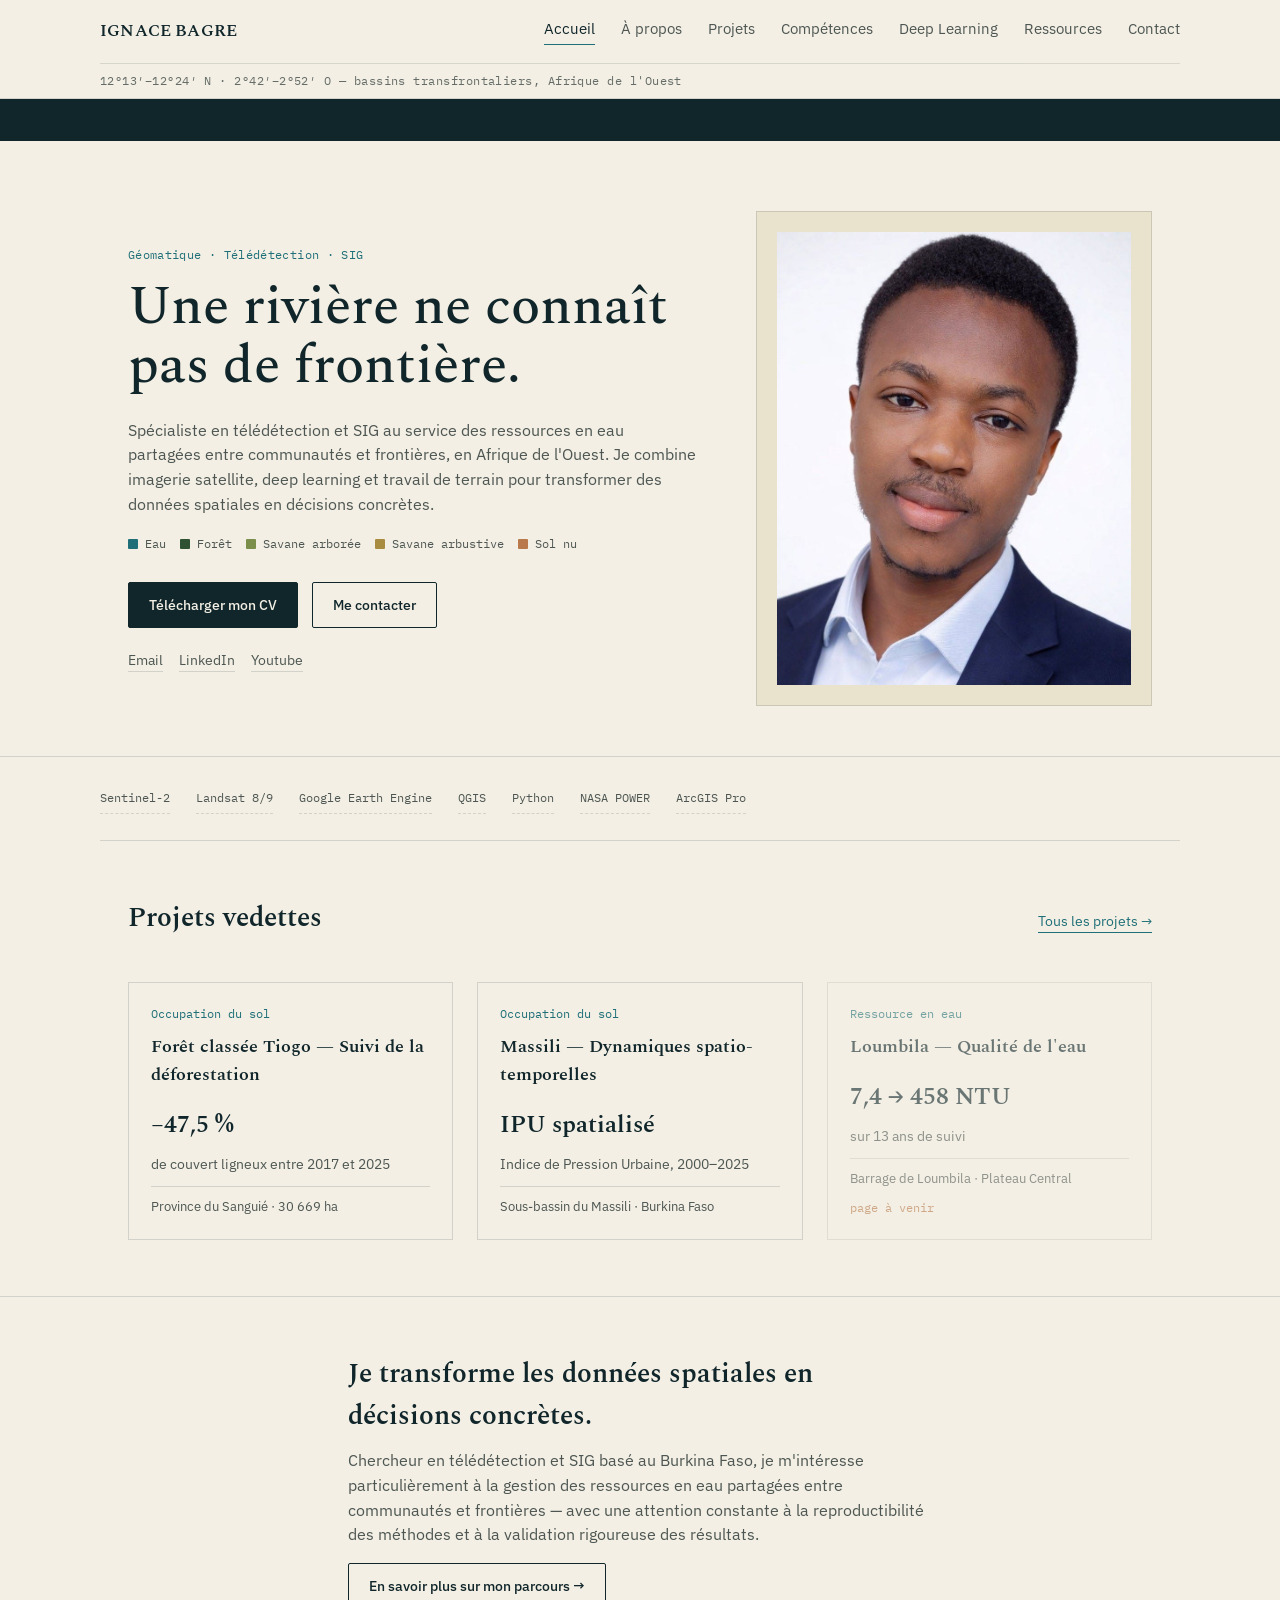
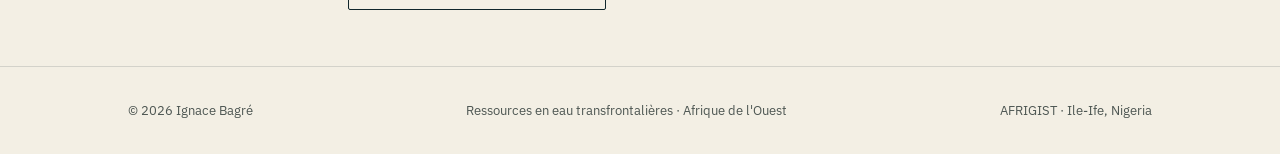
<file: index.html>
<!DOCTYPE html>
<html lang="fr">
<head>
<meta charset="UTF-8">
<meta name="viewport" content="width=device-width, initial-scale=1.0">
<title>Ignace BAGRE — Télédétection & Ressources en eau transfrontalières</title>
<meta name="description" content="Géomaticien basé au Burkina Faso, spécialisé dans le suivi des ressources en eau partagées et des dynamiques environnementales en Afrique de l'Ouest.">
<link rel="stylesheet" href="style.css">
</head>
<body>

<header class="site">
  <div class="wrap nav-row">
    <a class="logo" href="index.html">IGNACE <b>BAGRE</b></a>
    <nav class="primary">
      <a href="index.html" class="active">Accueil</a>
      <a href="apropos.html">À propos</a>
      <a href="projets.html">Projets</a>
      <a href="competences.html">Compétences</a>
      <a href="deep-learning.html">Deep Learning</a>
      <a href="ressources.html">Ressources</a>
      <a href="contact.html">Contact</a>
    </nav>
  </div>
  <div class="wrap coord">12°13′–12°24′ N · 2°42′–2°52′ O — bassins transfrontaliers, Afrique de l'Ouest</div>
</header>

<div class="ticker">
  <div class="ticker-track">
    <span>Disponible pour un stage ou un poste en géomatique</span>
    <span>Burkina Faso · Côte d'Ivoire · Bénin · Togo</span>
    <span>Disponible pour un stage ou un poste en géomatique</span>
    <span>Burkina Faso · Côte d'Ivoire · Bénin · Togo</span>
    <span>Disponible pour un stage ou un poste en géomatique</span>
    <span>Burkina Faso · Côte d'Ivoire · Bénin · Togo</span>
  </div>
</div>

<section class="hero">
  <div class="wrap hero-grid">
    <div>
      <div class="eyebrow">Géomatique · Télédétection · SIG</div>
      <h1>Une rivière ne connaît pas de frontière.</h1>
      <p>Spécialiste en télédétection et SIG au service des ressources en eau partagées entre communautés et frontières, en Afrique de l'Ouest. Je combine imagerie satellite, deep learning et travail de terrain pour transformer des données spatiales en décisions concrètes.</p>

      <div class="legend">
        <span class="chip eau"><i></i>Eau</span>
        <span class="chip foret"><i></i>Forêt</span>
        <span class="chip savane-a"><i></i>Savane arborée</span>
        <span class="chip savane-b"><i></i>Savane arbustive</span>
        <span class="chip sol"><i></i>Sol nu</span>
      </div>

      <div class="cta-row">
        <a class="btn solid" href="cv-ignace-bagre.pdf">Télécharger mon CV</a>
        <a class="btn ghost" href="contact.html">Me contacter</a>
      </div>

      <div class="social-row">
        <a href="mailto:contact@ignacebagre.me">Email</a>
        <a href="https://www.linkedin.com/in/ignace-bagre-213a72291" target="_blank">LinkedIn</a>
        <a href="https://www.youtube.com/@IgnaceBAGRE-bg" target="_blank">Youtube</a>
      </div>
    </div>
    <div class="hero-photo">
      <img src="photo-profil.jpg" alt="Portrait d'Ignace Bagré">
    </div>
  </div>
</section>

<div class="wrap tools">
  <span>Sentinel-2</span><span>Landsat 8/9</span><span>Google Earth Engine</span>
  <span>QGIS</span><span>Python</span><span>NASA POWER</span><span>ArcGIS Pro</span>
</div>

<section class="bordered">
  <div class="wrap">
    <div class="section-head">
      <h2>Projets vedettes</h2>
      <a class="view-all" href="projets.html">Tous les projets →</a>
    </div>
    <div class="projects-grid">

      <a class="card" href="tiogo.html">
        <span class="tag">Occupation du sol</span>
        <h3>Forêt classée Tiogo — Suivi de la déforestation</h3>
        <span class="stat">−47,5 %</span>
        <p style="font-size:.88rem;margin:0;">de couvert ligneux entre 2017 et 2025</p>
        <span class="place">Province du Sanguié · 30 669 ha</span>
      </a>

      <a class="card" href="massili.html">
        <span class="tag">Occupation du sol</span>
        <h3>Massili — Dynamiques spatio-temporelles</h3>
        <span class="stat">IPU spatialisé</span>
        <p style="font-size:.88rem;margin:0;">Indice de Pression Urbaine, 2000–2025</p>
        <span class="place">Sous-bassin du Massili · Burkina Faso</span>
      </a>

      <a class="card soon" href="projets.html">
        <span class="tag">Ressource en eau</span>
        <h3>Loumbila — Qualité de l'eau</h3>
        <span class="stat">7,4 → 458 NTU</span>
        <p style="font-size:.88rem;margin:0;">sur 13 ans de suivi</p>
        <span class="place">Barrage de Loumbila · Plateau Central</span>
        <span class="status">page à venir</span>
      </a>

    </div>
  </div>
</section>

<section>
  <div class="wrap" style="max-width:640px;">
    <h2>Je transforme les données spatiales en décisions concrètes.</h2>
    <p>Chercheur en télédétection et SIG basé au Burkina Faso, je m'intéresse particulièrement à la gestion des ressources en eau partagées entre communautés et frontières — avec une attention constante à la reproductibilité des méthodes et à la validation rigoureuse des résultats.</p>
    <a class="btn ghost" href="apropos.html">En savoir plus sur mon parcours →</a>
  </div>
</section>

<footer>
  <div class="wrap footer-row">
    <span>© 2026 Ignace Bagré</span>
    <span>Ressources en eau transfrontalières · Afrique de l'Ouest</span>
    <span>AFRIGIST · Ile-Ife, Nigeria</span>
  </div>
</footer>

</body>
</html>
</file>
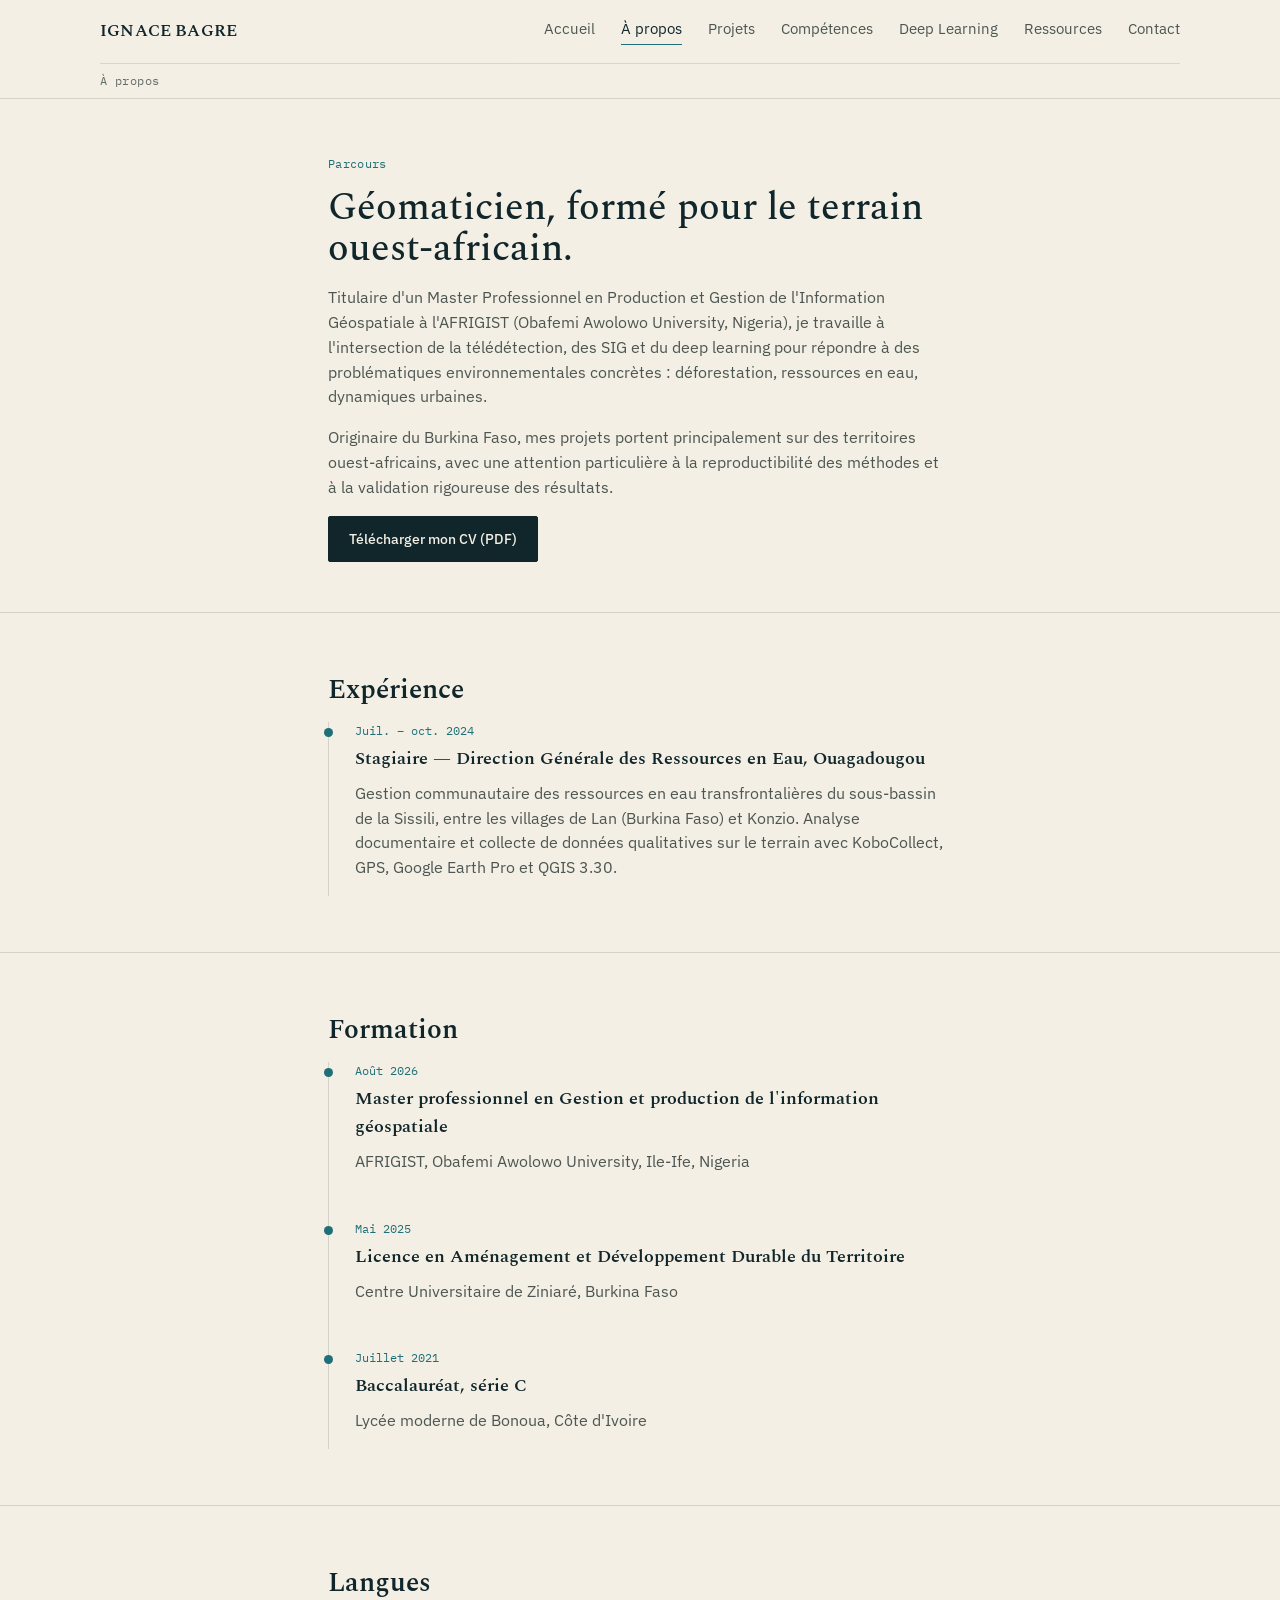
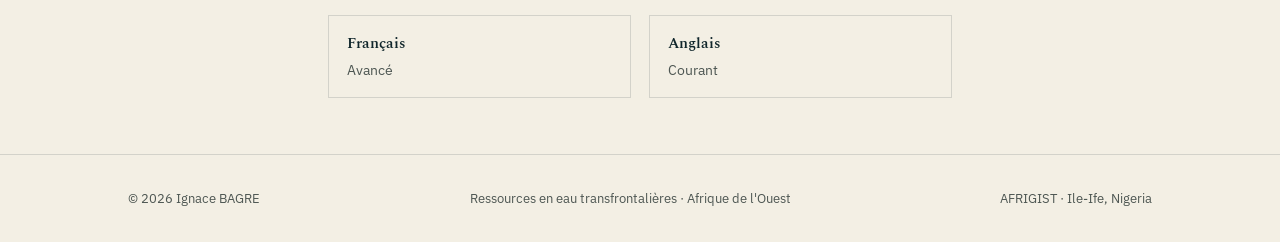
<file: apropos.html>
<!DOCTYPE html>
<html lang="fr">
<head>
<meta charset="UTF-8">
<meta name="viewport" content="width=device-width, initial-scale=1.0">
<title>À propos | Ignace BAGRE</title>
<link rel="stylesheet" href="style.css">
</head>
<body>

<header class="site">
  <div class="wrap nav-row">
    <a class="logo" href="index.html">IGNACE <b>BAGRE</b></a>
    <nav class="primary">
      <a href="index.html">Accueil</a>
      <a href="apropos.html" class="active">À propos</a>
      <a href="projets.html">Projets</a>
      <a href="competences.html">Compétences</a>
      <a href="deep-learning.html">Deep Learning</a>
      <a href="ressources.html">Ressources</a>
      <a href="contact.html">Contact</a>
    </nav>
  </div>
  <div class="wrap coord">À propos</div>
</header>

<section class="hero" style="padding-top:56px;">
  <div class="wrap" style="max-width:680px;">
    <div class="eyebrow">Parcours</div>
    <h1 style="font-size:2.4rem;">Géomaticien, formé pour le terrain ouest-africain.</h1>
    <p>Titulaire d'un Master Professionnel en Production et Gestion de l'Information Géospatiale à l'AFRIGIST (Obafemi Awolowo University, Nigeria), je travaille à l'intersection de la télédétection, des SIG et du deep learning pour répondre à des problématiques environnementales concrètes : déforestation, ressources en eau, dynamiques urbaines.</p>
    <p>Originaire du Burkina Faso, mes projets portent principalement sur des territoires ouest-africains, avec une attention particulière à la reproductibilité des méthodes et à la validation rigoureuse des résultats.</p>
    <a class="btn solid" href="cv-ignace-bagre.pdf">Télécharger mon CV (PDF)</a>
  </div>
</section>

<section class="bordered">
  <div class="wrap" style="max-width:680px;">
    <h2>Expérience</h2>
    <div class="timeline">
      <div class="item">
        <span class="year">Juil. – oct. 2024</span>
        <h3>Stagiaire — Direction Générale des Ressources en Eau, Ouagadougou</h3>
        <p>Gestion communautaire des ressources en eau transfrontalières du sous-bassin de la Sissili, entre les villages de Lan (Burkina Faso) et Konzio. Analyse documentaire et collecte de données qualitatives sur le terrain avec KoboCollect, GPS, Google Earth Pro et QGIS 3.30.</p>
      </div>
    </div>
  </div>
</section>

<section class="bordered">
  <div class="wrap" style="max-width:680px;">
    <h2>Formation</h2>
    <div class="timeline">
      <div class="item">
        <span class="year">Août 2026</span>
        <h3>Master professionnel en Gestion et production de l'information géospatiale</h3>
        <p>AFRIGIST, Obafemi Awolowo University, Ile-Ife, Nigeria</p>
      </div>
      <div class="item">
        <span class="year">Mai 2025</span>
        <h3>Licence en Aménagement et Développement Durable du Territoire</h3>
        <p>Centre Universitaire de Ziniaré, Burkina Faso</p>
      </div>
      <div class="item">
        <span class="year">Juillet 2021</span>
        <h3>Baccalauréat, série C</h3>
        <p>Lycée moderne de Bonoua, Côte d'Ivoire</p>
      </div>
    </div>
  </div>
</section>

<section>
  <div class="wrap" style="max-width:680px;">
    <h2>Langues</h2>
    <div class="skills-grid" style="grid-template-columns:1fr 1fr;">
      <div class="skill"><h3>Français</h3><p>Avancé</p></div>
      <div class="skill"><h3>Anglais</h3><p>Courant</p></div>
    </div>
  </div>
</section>

<footer>
  <div class="wrap footer-row">
    <span>© 2026 Ignace BAGRE</span>
    <span>Ressources en eau transfrontalières · Afrique de l'Ouest</span>
    <span>AFRIGIST · Ile-Ife, Nigeria</span>
  </div>
</footer>

</body>
</html>
</file>
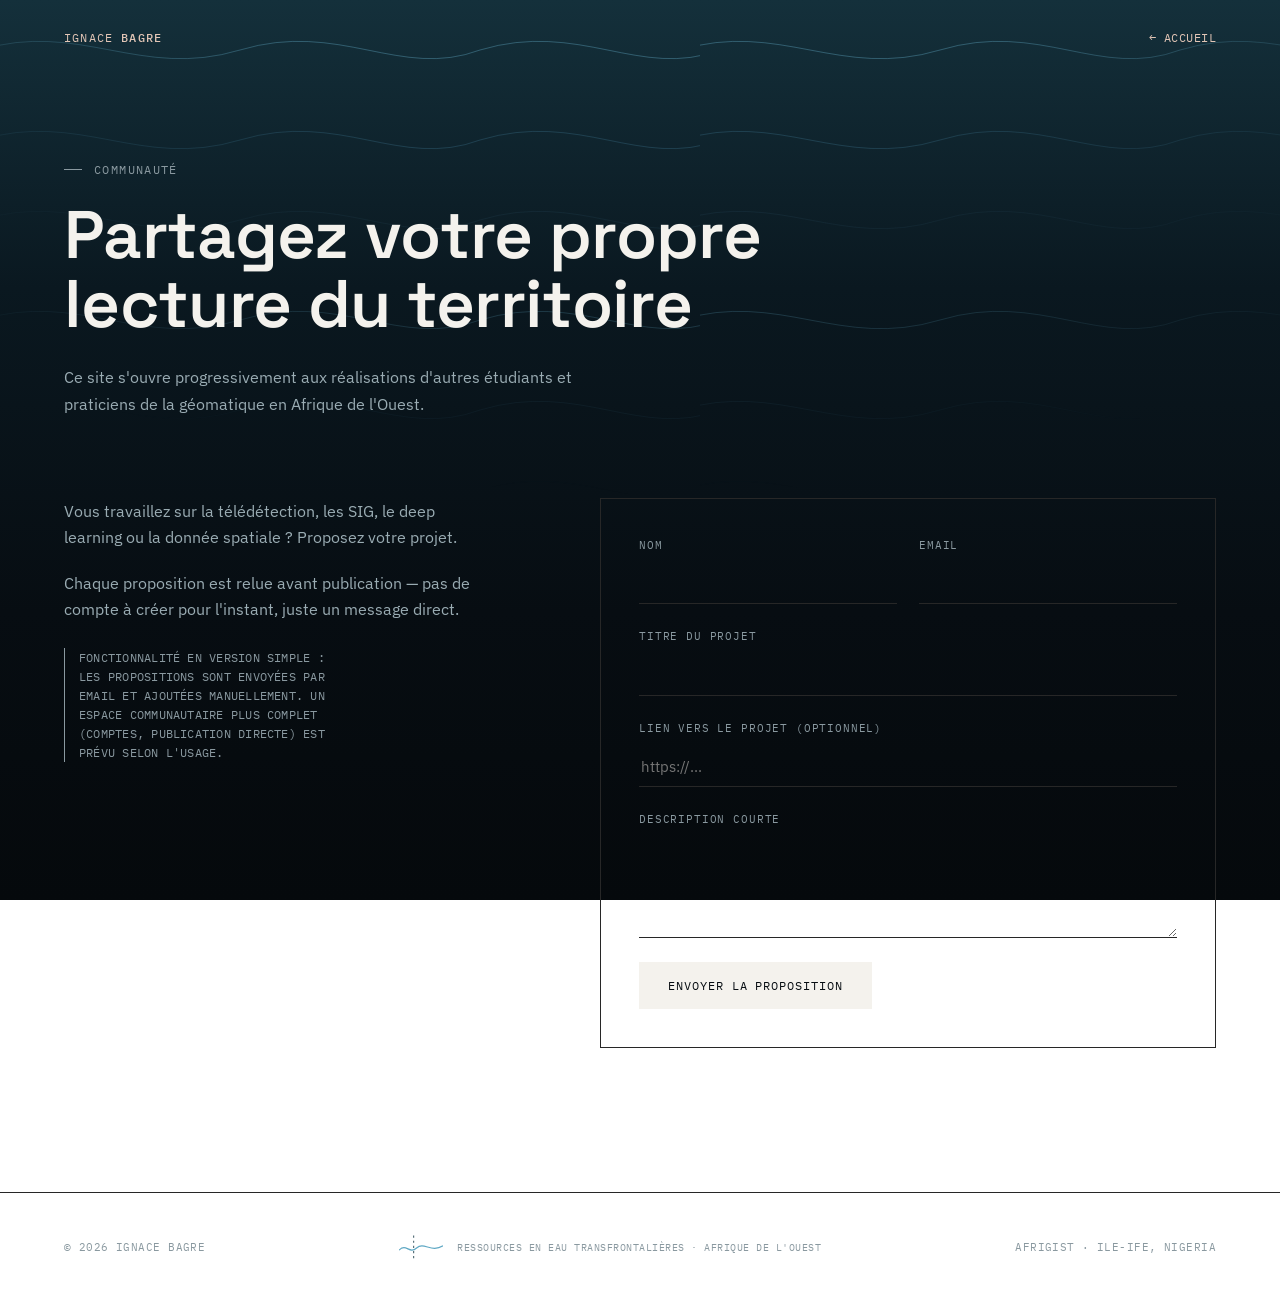
<file: communaute.html>
<!DOCTYPE html>
<html lang="fr">
<head>
<meta charset="UTF-8">
<meta name="viewport" content="width=device-width, initial-scale=1.0">
<title>Communauté | Ignace Bagre</title>
<meta name="description" content="Partagez votre projet de télédétection ou de SIG avec la communauté d'Ignace Bagre.">
<!-- Remplacer OG_URL par l'URL réelle une fois le site en ligne, et ajouter une image assets/og-cover.jpg (1200x630) -->
<meta property="og:type" content="website">
<meta property="og:title" content="Communauté | Ignace Bagre">
<meta property="og:description" content="Partagez votre projet de télédétection ou de SIG avec la communauté d'Ignace Bagre.">
<meta property="og:image" content="assets/og-cover.jpg">
<meta property="og:url" content="https://ignacebagre.me/communaute.html">
<meta name="twitter:card" content="summary_large_image">
<link rel="icon" type="image/svg+xml" href="favicon.svg">
<link rel="preconnect" href="https://fonts.googleapis.com">
<link href="https://fonts.googleapis.com/css2?family=Space+Grotesk:wght@400;500;600;700&family=IBM+Plex+Sans:wght@400;500;600&family=IBM+Plex+Mono:wght@400;500&display=swap" rel="stylesheet">
<style>
:root{
  --bg:#070D12;
  --bg-panel:#0E1E27;
  --bg-panel-2:#152C36;
  --line:#272727;
  --ink:#F4F2ED;
  --ink-muted:#9AACB3;
  --ink-faint:#8A99A0;

  /* Échelle eau — de la profondeur du bassin à la rive (identité transfrontalière) */
  --eau:#12384A;
  --foret:#1F5770;
  --savane-arboree:#3B84A0;
  --savane-arbustive:#7FC4D8;
  --sol-nu:#D9B77A;
  --wave-line:#1B3342;
  --border-line:#3E5A66;
  --river-line:#5FA8C4;

  --font-display:'Space Grotesk', sans-serif;
  --font-body:'IBM Plex Sans', sans-serif;
  --font-mono:'IBM Plex Mono', monospace;
}

*{box-sizing:border-box; margin:0; padding:0;}
html{scroll-behavior:smooth;}
body{
  background:linear-gradient(180deg, #14303B 0%, #0A1820 32%, #070D12 68%, #05090C 100%);
  background-attachment:fixed;
  color:var(--ink);
  font-family:var(--font-body);
  line-height:1.65;
  overflow-x:hidden;
  cursor:default;
}

/* ---------- custom cursor (desktop only) ---------- */
.cursor-dot{
  position:fixed; top:0; left:0; z-index:999;
  width:10px; height:10px; border-radius:50%;
  background:var(--ink);
  pointer-events:none;
  transform:translate(-50%,-50%);
  transition:width .25s ease, height .25s ease, background .25s ease, opacity .2s ease;
  opacity:0;
  mix-blend-mode:difference;
}
.cursor-dot.active{opacity:1;}
.cursor-dot.hovering{width:46px; height:46px; background:var(--ink);}
@media (hover:none), (pointer:coarse){ .cursor-dot{display:none;} }

/* ---------- faint graticule ---------- */
.graticule{
  position:fixed; inset:0; z-index:0; pointer-events:none;
  background-image:url("data:image/svg+xml,%3Csvg xmlns='http://www.w3.org/2000/svg' width='700' height='270' viewBox='0 0 700 270'%3E%3Cpath d='M-20,50 C80,20 140,80 240,50 C340,20 400,80 480,50 C580,20 640,80 720,50' fill='none' stroke='%235FA8C4' stroke-width='1' opacity='0.4'/%3E%3Cpath d='M-20,140 C80,110 140,170 240,140 C340,110 400,170 480,140 C580,110 640,170 720,140' fill='none' stroke='%233E7B96' stroke-width='1' opacity='0.32'/%3E%3Cpath d='M-20,220 C80,190 140,250 240,220 C340,190 400,250 480,220 C580,190 640,250 720,220' fill='none' stroke='%23254A5C' stroke-width='1' opacity='0.26'/%3E%3C/svg%3E");
  background-repeat:repeat;
  background-size:700px 270px;
  mask-image:radial-gradient(ellipse 80% 60% at 50% 0%, black 35%, transparent 92%);
}

/* ---------- signature transfrontalière (rivière traversant une frontière) ---------- */
.river-mark{display:flex; align-items:center; gap:14px;}
.river-mark svg{flex-shrink:0;}
.river-mark span{
  font-family:var(--font-mono); font-size:0.62rem; color:var(--ink-faint);
  text-transform:uppercase; letter-spacing:0.05em;
}

a{color:inherit; text-decoration:none;}

/* ---------- scroll reveal ---------- */
.reveal{opacity:0; transform:translateY(18px); transition:opacity .7s ease, transform .7s ease;}
.reveal.is-visible{opacity:1; transform:translateY(0);}

/* ---------- header ---------- */
header{
  position:fixed; top:0; left:0; right:0; z-index:50;
  display:flex; align-items:flex-start; justify-content:space-between;
  padding:28px 5vw;
  mix-blend-mode:difference;
}
.brand{font-family:var(--font-mono); font-size:0.74rem; letter-spacing:0.1em; color:var(--ink); text-transform:uppercase;}
.brand b{font-weight:500;}
.back-link{
  font-family:var(--font-mono); font-size:0.72rem; color:var(--ink); letter-spacing:0.04em;
  display:flex; align-items:center; gap:8px; text-transform:uppercase;
}

main{position:relative; z-index:1;}

/* ---------- hero (page d'accueil) ---------- */
.hero{
  position:relative; z-index:1;
  min-height:100vh;
  display:flex; flex-direction:column; justify-content:center;
  padding:0 5vw;
  max-width:1400px;
  margin:0 auto;
}
.coord{
  font-family:var(--font-mono); font-size:0.72rem; color:var(--ink-faint);
  letter-spacing:0.1em; margin-bottom:1.6rem; text-transform:uppercase;
}
.coord span{color:var(--ink-muted);}
h1.title{
  font-family:var(--font-display); font-weight:700;
  font-size:clamp(3.4rem, 11vw, 9.5rem);
  line-height:0.92; letter-spacing:-0.02em;
  max-width:100%;
}
.hero .tagline{
  font-weight:400; font-size:clamp(1rem, 1.6vw, 1.2rem);
  color:var(--ink-muted); max-width:42ch; margin-top:1.8rem;
}

.legend-bar{display:flex; align-items:center; gap:6px; margin-top:1.6rem;}
.legend-bar .swatch{width:7px; height:7px; border-radius:50%;}
.legend-labels{display:none;}

/* ---------- table des matières (hub links) ---------- */
/* Bloc compact aligné à gauche, empilé serré, sans lignes ni pleine
   largeur — même emplacement/esprit qu'un menu type spatzek.studio. */
.toc{
  display:flex; flex-direction:column;
  align-items:flex-start;
  gap:0.1rem;
}
.toc-item{
  display:flex; align-items:baseline; gap:0.35rem;
  padding:0.05rem 0;
  border:none;
  transition:color .25s ease;
}
.toc-item:hover{color:var(--accent);}
.toc-item .toc-num{
  font-family:var(--font-mono); font-weight:400;
  font-size:0.56rem; color:var(--ink-faint);
  align-self:flex-start; margin-top:0.3rem;
  transition:color .25s ease;
}
.toc-item:hover .toc-num{color:var(--accent);}
.toc-item .toc-name{
  font-family:var(--font-display); font-weight:700;
  font-size:0.92rem;
  line-height:1.55; letter-spacing:0.01em;
  text-transform:uppercase;
}
.toc-item .toc-desc, .toc-item .toc-arrow{display:none;}

/* sélection de texte assortie à l'accent, clin d'œil au 3-couleurs de Spatzek */
::selection{background:var(--accent); color:#0A0A0A;}

.hero-scroll{
  margin-top:3rem;
  font-family:var(--font-mono); font-size:0.68rem; color:var(--ink-faint);
  display:flex; align-items:center; gap:10px; text-transform:uppercase; letter-spacing:0.06em;
}

/* ---------- generic page hero (sub-pages) ---------- */
.page-hero{max-width:1400px; margin:0 auto; padding:10rem 5vw 3rem;}
.eyebrow{
  font-family:var(--font-mono); font-size:0.72rem; letter-spacing:0.12em;
  color:var(--ink-faint); text-transform:uppercase;
  display:flex; align-items:center; gap:12px; margin-bottom:1.4rem;
}
.eyebrow::before{content:''; width:18px; height:1px; background:var(--ink-faint);}
h2.section-title{
  font-family:var(--font-display); font-weight:600;
  font-size:clamp(2.2rem, 5.5vw, 4.2rem);
  line-height:1.02; letter-spacing:-0.01em;
  margin-bottom:1.6rem; max-width:18ch;
}
.page-hero p.lead{color:var(--ink-muted); max-width:56ch; font-size:1.02rem;}

/* ---------- generic content section ---------- */
.content-section{max-width:1400px; margin:0 auto; padding:2rem 5vw 9rem;}

/* ---------- projects ---------- */
.projects-grid{display:grid; grid-template-columns:repeat(3, 1fr); gap:1px; background:var(--line); border:1px solid var(--line);}
.card{
  background:var(--bg); padding:2.4rem 2rem;
  display:flex; flex-direction:column; gap:1.1rem;
  transition:background .3s ease;
}
.card:hover{background:var(--bg-panel);}
.tag{
  display:inline-flex; align-items:center; gap:8px;
  font-family:var(--font-mono); font-size:0.66rem; letter-spacing:0.08em;
  color:var(--ink-faint); text-transform:uppercase;
}
.tag .dot{width:6px; height:6px; border-radius:50%;}
.card h3{font-family:var(--font-display); font-size:1.5rem; font-weight:600; line-height:1.2; letter-spacing:-0.01em;}
.card .stat{
  font-family:var(--font-mono); font-size:0.92rem; color:var(--ink);
  border-top:1px solid var(--line); padding-top:0.9rem;
}
.card p{color:var(--ink-muted); font-size:0.9rem;}
.card .coords-mini{font-family:var(--font-mono); font-size:0.66rem; color:var(--ink-faint); margin-top:auto; padding-top:0.6rem; text-transform:uppercase; letter-spacing:0.03em;}
.card.disabled{opacity:0.45;}
.card.disabled:hover{background:var(--bg);}
.soon-badge{
  font-family:var(--font-mono); font-size:0.62rem; color:var(--ink-faint);
  border:1px solid var(--line); padding:3px 9px; width:max-content; text-transform:uppercase;
}

/* ---------- resources ---------- */
.res-list{display:flex; flex-direction:column;}
.res-item{
  display:grid; grid-template-columns:130px 1fr auto; align-items:center; gap:2rem;
  padding:1.8rem 0; border-top:1px solid var(--line);
}
.res-list .res-item:last-child{border-bottom:1px solid var(--line);}
.res-item .kind{font-family:var(--font-mono); font-size:0.68rem; letter-spacing:0.06em; color:var(--ink-faint); text-transform:uppercase;}
.res-item h4{font-family:var(--font-display); font-size:1.18rem; font-weight:500;}
.res-item .sub{color:var(--ink-muted); font-size:0.86rem; margin-top:0.3rem;}
.badge-soon{
  font-family:var(--font-mono); font-size:0.64rem; color:var(--ink-faint);
  border:1px solid var(--line); padding:4px 10px; white-space:nowrap; text-transform:uppercase;
}

/* ---------- communauté / formulaire ---------- */
.community-intro{display:grid; grid-template-columns:0.85fr 1.15fr; gap:5rem; align-items:start;}
.community-intro p{color:var(--ink-muted); max-width:42ch; margin-bottom:1.2rem;}
.community-note{
  font-family:var(--font-mono); font-size:0.72rem; color:var(--ink-faint);
  border-left:1px solid var(--ink-faint); padding-left:14px; margin-top:1.6rem; max-width:38ch;
  text-transform:uppercase; letter-spacing:0.02em;
}
form.share-form{
  border:1px solid var(--line); padding:2.4rem;
  display:flex; flex-direction:column; gap:1.5rem;
}
.field{display:flex; flex-direction:column; gap:0.6rem;}
.field label{font-family:var(--font-mono); font-size:0.66rem; letter-spacing:0.08em; color:var(--ink-faint); text-transform:uppercase;}
.field input, .field textarea{
  background:transparent; border:none; border-bottom:1px solid var(--line); color:var(--ink);
  font-family:var(--font-body); font-size:0.95rem; padding:0.6rem 0.1rem; resize:vertical;
}
.field input:focus, .field textarea:focus{outline:none; border-color:var(--ink);}
.field-row{display:grid; grid-template-columns:1fr 1fr; gap:1.4rem;}
.submit-btn{
  font-family:var(--font-mono); font-size:0.76rem; letter-spacing:0.08em; text-transform:uppercase;
  background:var(--ink); color:var(--bg); border:none; padding:1rem 1.8rem;
  cursor:pointer; width:max-content; transition:opacity .2s ease;
}
.submit-btn:hover{opacity:0.8;}
.form-status{font-family:var(--font-mono); font-size:0.72rem; color:var(--ink-muted); display:none;}
.form-status.visible{display:block;}

/* ---------- about ---------- */
.about-grid{display:grid; grid-template-columns:1.1fr 0.9fr; gap:5rem; align-items:start;}
.about-grid p{color:var(--ink-muted); margin-bottom:1.2rem; max-width:50ch;}
.skills-legend{display:flex; flex-direction:column; gap:0;}
.skill-row{display:flex; align-items:baseline; gap:14px; padding:0.9rem 0; border-top:1px solid var(--line);}
.skills-legend .skill-row:last-child{border-bottom:1px solid var(--line);}
.skill-row .dot{width:6px; height:6px; border-radius:50%; flex-shrink:0;}
.skill-row .name{font-family:var(--font-mono); font-size:0.82rem; min-width:9ch; text-transform:uppercase; letter-spacing:0.03em;}
.skill-row .desc{color:var(--ink-faint); font-size:0.8rem;}

/* ---------- contact page ---------- */
.contact-block{max-width:1400px; margin:0 auto; padding:10rem 5vw 9rem;}
.contact-block h2{
  font-family:var(--font-display); font-weight:600;
  font-size:clamp(2.4rem, 6.5vw, 5rem); max-width:14ch; margin-bottom:3rem; letter-spacing:-0.01em;
}
.contact-links{display:flex; flex-direction:column; gap:0.2rem;}
.contact-links a{
  font-family:var(--font-mono); font-size:1.1rem; color:var(--ink-muted);
  padding:0.9rem 0; border-top:1px solid var(--line); width:100%;
  transition:color .2s ease, padding-left .2s ease;
}
.contact-links a:last-child{border-bottom:1px solid var(--line);}
.contact-links a:hover{color:var(--ink); padding-left:0.6rem;}

/* ---------- project detail pages ---------- */
.project-hero{max-width:1080px; margin:0 auto; padding:10rem 5vw 3rem;}
h1.project-title{
  font-family:var(--font-display); font-weight:700;
  font-size:clamp(2.4rem, 6.5vw, 4.4rem); line-height:1.03; max-width:16ch; letter-spacing:-0.01em;
}
.stat-row{display:grid; grid-template-columns:repeat(3, 1fr); gap:1px; background:var(--line); margin:3.5rem 0; border:1px solid var(--line);}
.stat-box{background:var(--bg); padding:2rem;}
.stat-box .num{font-family:var(--font-display); font-weight:700; font-size:2.1rem;}
.stat-box .label{font-family:var(--font-mono); font-size:0.68rem; color:var(--ink-faint); text-transform:uppercase; letter-spacing:0.05em; margin-top:0.6rem;}

.block{max-width:1080px; margin:0 auto; padding:4rem 5vw; border-top:1px solid var(--line);}
h2.block-title{font-family:var(--font-display); font-weight:600; font-size:clamp(1.5rem, 3vw, 2.1rem); margin-bottom:1.5rem; max-width:30ch; letter-spacing:-0.01em;}
.block p{color:var(--ink-muted); max-width:68ch; margin-bottom:1rem;}
.block ul{color:var(--ink-muted); max-width:64ch; margin:1rem 0 1rem 1.2rem;}
.block li{margin-bottom:0.5rem;}

figure{margin:2.2rem 0;}
figure img{width:100%; display:block; filter:grayscale(0.15);}
figcaption{font-family:var(--font-mono); font-size:0.7rem; color:var(--ink-faint); margin-top:0.8rem; letter-spacing:0.02em; text-transform:uppercase;}
.fig-grid{display:grid; grid-template-columns:1fr 1fr; gap:1.8rem;}

.callout{border-left:1px solid var(--ink); padding:1.5rem 1.8rem; margin:1.8rem 0; max-width:64ch;}
.callout p{color:var(--ink); margin:0; font-size:0.94rem;}

.methodo-steps{display:flex; flex-direction:column; margin-top:1.4rem;}
.step{display:grid; grid-template-columns:48px 1fr; gap:1.2rem; padding:1.6rem 0; border-top:1px solid var(--line);}
.methodo-steps .step:last-child{border-bottom:1px solid var(--line);}
.step .idx{font-family:var(--font-mono); font-size:0.82rem; color:var(--ink-faint);}
.step h4{font-family:var(--font-display); font-size:1.05rem; font-weight:500; margin-bottom:0.5rem;}
.step p{color:var(--ink-muted); font-size:0.88rem; margin:0; max-width:60ch;}

.status-tag{
  display:inline-flex; align-items:center; gap:8px;
  font-family:var(--font-mono); font-size:0.68rem; letter-spacing:0.06em;
  color:var(--ink-faint); text-transform:uppercase;
  border:1px solid var(--line); padding:5px 12px; margin-bottom:1.2rem;
}
.status-tag .dot{width:6px; height:6px; border-radius:50%; background:var(--sol-nu);}

/* ---------- footer ---------- */
footer.site-footer{
  position:relative; z-index:1; border-top:1px solid var(--line);
  padding:2.6rem 5vw; display:flex; justify-content:space-between; align-items:center; flex-wrap:wrap; gap:1.2rem;
  font-family:var(--font-mono); font-size:0.68rem; color:var(--ink-faint); text-transform:uppercase; letter-spacing:0.04em;
}

@media (max-width:820px){
  .projects-grid{grid-template-columns:1fr;}
  .about-grid{grid-template-columns:1fr; gap:2.4rem;}
  .community-intro{grid-template-columns:1fr; gap:2.4rem;}
  .res-item{grid-template-columns:1fr; gap:0.4rem;}
  .fig-grid{grid-template-columns:1fr;}
  .stat-row{grid-template-columns:1fr;}
  .step{grid-template-columns:1fr; gap:0.4rem;}
  .toc-item{gap:1rem;}
  .toc-item .toc-desc{display:none;}
}

</style>
</head>
<body>

<div class="graticule"></div>

<header>
  <div class="brand">IGNACE <b>BAGRE</b></div>
  <a href="index.html" class="back-link">← Accueil</a>
</header>

<main>
  <section class="page-hero">
    <div class="eyebrow">Communauté</div>
    <h2 class="section-title">Partagez votre propre lecture du territoire</h2>
    <p class="lead">Ce site s'ouvre progressivement aux réalisations d'autres étudiants et praticiens de la géomatique en Afrique de l'Ouest.</p>
  </section>

  <section class="content-section">
    <div class="community-intro">
      <div>
        <p>Vous travaillez sur la télédétection, les SIG, le deep learning ou la donnée spatiale ? Proposez votre projet.</p>
        <p>Chaque proposition est relue avant publication — pas de compte à créer pour l'instant, juste un message direct.</p>
        <div class="community-note">Fonctionnalité en version simple : les propositions sont envoyées par email et ajoutées manuellement. Un espace communautaire plus complet (comptes, publication directe) est prévu selon l'usage.</div>
      </div>

      <!--
        COMMENT ACTIVER L'ENVOI DIRECT (sans dépendre du client mail) :
        1. Créer un formulaire sur https://formspree.io relié à ignacebagre446@gmail.com
        2. Remplacer VOTRE_ID ci-dessous par l'identifiant fourni
      -->
      <form class="share-form" id="shareForm" data-formspree="https://formspree.io/f/VOTRE_ID">
        <div class="field-row">
          <div class="field">
            <label for="nom">Nom</label>
            <input type="text" id="nom" name="nom" required>
          </div>
          <div class="field">
            <label for="email">Email</label>
            <input type="email" id="email" name="email" required>
          </div>
        </div>
        <div class="field">
          <label for="titre">Titre du projet</label>
          <input type="text" id="titre" name="titre" required>
        </div>
        <div class="field">
          <label for="lien">Lien vers le projet (optionnel)</label>
          <input type="url" id="lien" name="lien" placeholder="https://...">
        </div>
        <div class="field">
          <label for="description">Description courte</label>
          <textarea id="description" name="description" rows="4" required></textarea>
        </div>
        <button type="submit" class="submit-btn">Envoyer la proposition</button>
        <div class="form-status" id="formStatus"></div>
      </form>
    </div>
  </section>
</main>

<footer class="site-footer">
  <span>© 2026 Ignace Bagre</span>
  <div class="river-mark"><svg width="44" height="26" viewBox="0 0 60 34"><line x1="20" y1="0" x2="20" y2="34" stroke="var(--border-line)" stroke-width="1.4" stroke-dasharray="3,4"/><path d="M0,20 C10,10 14,26 24,17 C34,8 44,24 60,14" fill="none" stroke="var(--river-line)" stroke-width="1.6"/></svg><span>Ressources en eau transfrontalières · Afrique de l'Ouest</span></div>
  <span>AFRIGIST · Ile-Ife, Nigeria</span>
</footer>

<script>
  const shareForm = document.getElementById('shareForm');
  const formStatus = document.getElementById('formStatus');
  const shareFormspreeUrl = shareForm.dataset.formspree;
  const shareFormspreeConfigured = shareFormspreeUrl && !shareFormspreeUrl.includes('VOTRE_ID');

  function showShareStatus(text){
    formStatus.textContent = text;
    formStatus.classList.add('visible');
  }

  function sendShareViaMailto(nom, email, titre, lien, description){
    const sujet = encodeURIComponent('Proposition de projet — ' + titre);
    const corps = encodeURIComponent(
      'Nom : ' + nom + '\n' +
      'Email : ' + email + '\n' +
      'Titre du projet : ' + titre + '\n' +
      'Lien : ' + (lien || 'non fourni') + '\n\n' +
      'Description :\n' + description
    );
    window.location.href = 'mailto:ignacebagre446@gmail.com?subject=' + sujet + '&body=' + corps;
    showShareStatus("Votre client email va s'ouvrir avec le message pré-rempli.");
    shareForm.reset();
  }

  shareForm.addEventListener('submit', async function(e){
    e.preventDefault();
    const nom = document.getElementById('nom').value;
    const email = document.getElementById('email').value;
    const titre = document.getElementById('titre').value;
    const lien = document.getElementById('lien').value;
    const description = document.getElementById('description').value;

    if (!shareFormspreeConfigured){
      sendShareViaMailto(nom, email, titre, lien, description);
      return;
    }

    try {
      const response = await fetch(shareFormspreeUrl, {
        method: 'POST',
        headers: { 'Accept': 'application/json' },
        body: new FormData(shareForm)
      });
      if (response.ok){
        showShareStatus('Proposition envoyée — merci, elle sera relue avant publication.');
        shareForm.reset();
      } else {
        sendShareViaMailto(nom, email, titre, lien, description);
      }
    } catch (err){
      sendShareViaMailto(nom, email, titre, lien, description);
    }
  });
</script>

<script>

  /* ---------- curseur personnalisé ---------- */
  const cursor = document.createElement('div');
  cursor.className = 'cursor-dot';
  document.body.appendChild(cursor);
  let cx = 0, cy = 0, tx = 0, ty = 0;
  window.addEventListener('mousemove', (e) => {
    tx = e.clientX; ty = e.clientY;
    cursor.classList.add('active');
  });
  function animateCursor(){
    cx += (tx - cx) * 0.2;
    cy += (ty - cy) * 0.2;
    cursor.style.left = cx + 'px';
    cursor.style.top = cy + 'px';
    requestAnimationFrame(animateCursor);
  }
  animateCursor();
  document.querySelectorAll('a, button, input, textarea, .toc-item, .card').forEach(el => {
    el.addEventListener('mouseenter', () => cursor.classList.add('hovering'));
    el.addEventListener('mouseleave', () => cursor.classList.remove('hovering'));
  });

  /* ---------- révélation au scroll ---------- */
  const revealTargets = document.querySelectorAll(
    'section > *, .toc-item, .card, .step, figure, .stat-box, .res-item, .skill-row'
  );
  revealTargets.forEach(el => el.classList.add('reveal'));
  const observer = new IntersectionObserver((entries) => {
    entries.forEach(entry => {
      if (entry.isIntersecting){
        entry.target.classList.add('is-visible');
        observer.unobserve(entry.target);
      }
    });
  }, { threshold: 0.1, rootMargin: '0px 0px -60px 0px' });
  revealTargets.forEach(el => observer.observe(el));

  /* ---------- couleur d'accent au survol des liens du sommaire ---------- */
  const accentCycle = ['var(--eau)', 'var(--foret)', 'var(--savane-arboree)', 'var(--savane-arbustive)', 'var(--sol-nu)'];
  document.querySelectorAll('.toc-item').forEach((el, i) => {
    el.style.setProperty('--accent', accentCycle[i % accentCycle.length]);
  });

</script>
</body>
</html>
</file>
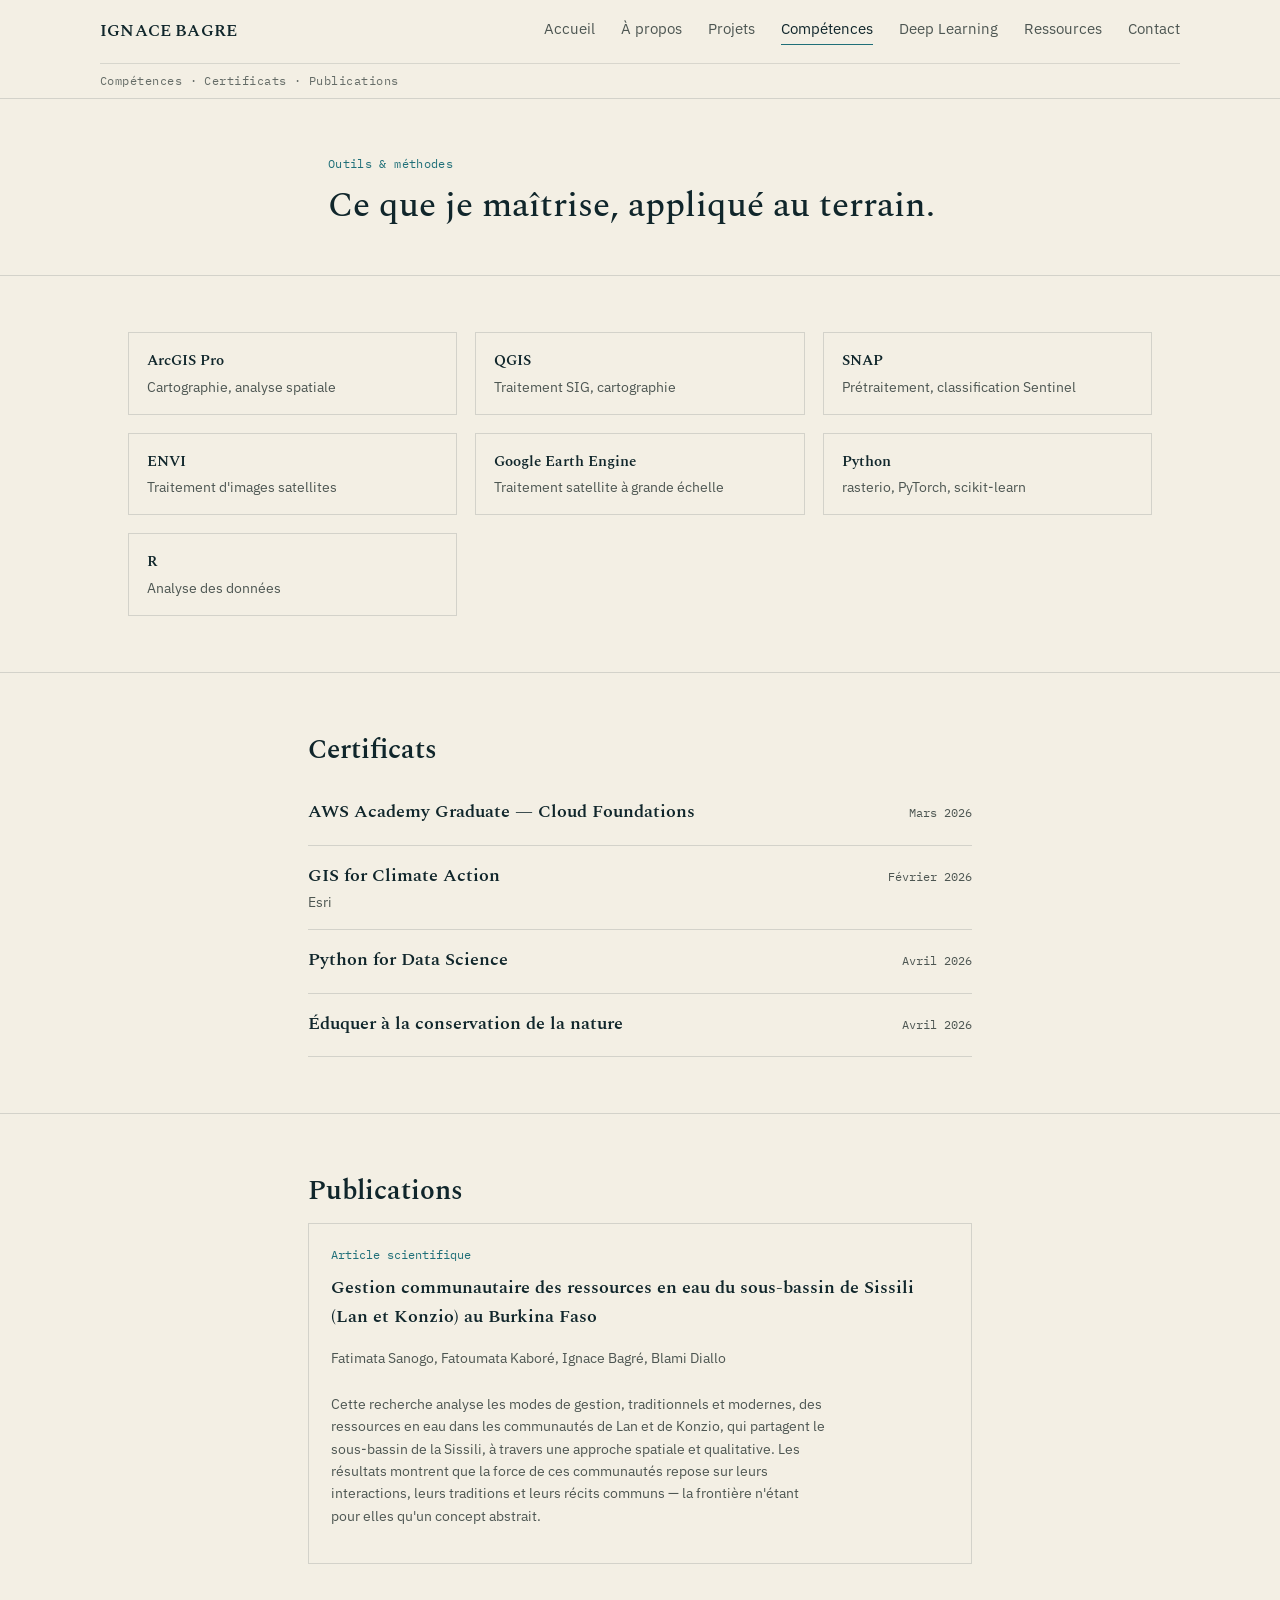
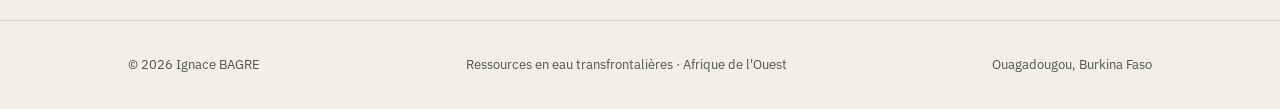
<file: competences.html>
<!DOCTYPE html>
<html lang="fr">
<head>
<meta charset="UTF-8">
<meta name="viewport" content="width=device-width, initial-scale=1.0">
<title>Compétences & Certificats | Ignace BAGRE</title>
<link rel="stylesheet" href="style.css">
</head>
<body>

<header class="site">
  <div class="wrap nav-row">
    <a class="logo" href="index.html">IGNACE <b>BAGRE</b></a>
    <nav class="primary">
      <a href="index.html">Accueil</a>
      <a href="apropos.html">À propos</a>
      <a href="projets.html">Projets</a>
      <a href="competences.html" class="active">Compétences</a>
      <a href="deep-learning.html">Deep Learning</a>
      <a href="ressources.html">Ressources</a>
      <a href="contact.html">Contact</a>
    </nav>
  </div>
  <div class="wrap coord">Compétences · Certificats · Publications</div>
</header>

<section class="hero" style="padding-top:56px;padding-bottom:36px;">
  <div class="wrap" style="max-width:680px;">
    <div class="eyebrow">Outils & méthodes</div>
    <h1 style="font-size:2.2rem;">Ce que je maîtrise, appliqué au terrain.</h1>
  </div>
</section>

<section class="bordered">
  <div class="wrap">
    <div class="skills-grid">
      <div class="skill"><h3>ArcGIS Pro</h3><p>Cartographie, analyse spatiale</p></div>
      <div class="skill"><h3>QGIS</h3><p>Traitement SIG, cartographie</p></div>
      <div class="skill"><h3>SNAP</h3><p>Prétraitement, classification Sentinel</p></div>
      <div class="skill"><h3>ENVI</h3><p>Traitement d'images satellites</p></div>
      <div class="skill"><h3>Google Earth Engine</h3><p>Traitement satellite à grande échelle</p></div>
      <div class="skill"><h3>Python</h3><p>rasterio, PyTorch, scikit-learn</p></div>
      <div class="skill"><h3>R</h3><p>Analyse des données</p></div>
    </div>
  </div>
</section>

<section class="bordered">
  <div class="wrap" style="max-width:720px;">
    <h2>Certificats</h2>
    <div class="certs">
      <div class="cert">
        <div><h3 style="margin-bottom:2px;">AWS Academy Graduate — Cloud Foundations</h3></div>
        <span class="date">Mars 2026</span>
      </div>
      <div class="cert">
        <div><h3 style="margin-bottom:2px;">GIS for Climate Action</h3><p style="margin:0;font-size:.85rem;">Esri</p></div>
        <span class="date">Février 2026</span>
      </div>
      <div class="cert">
        <div><h3 style="margin-bottom:2px;">Python for Data Science</h3></div>
        <span class="date">Avril 2026</span>
      </div>
      <div class="cert">
        <div><h3 style="margin-bottom:2px;">Éduquer à la conservation de la nature</h3></div>
        <span class="date">Avril 2026</span>
      </div>
    </div>
  </div>
</section>

<section>
  <div class="wrap" style="max-width:720px;">
    <h2>Publications</h2>
    <div class="card" style="cursor:default;">
      <span class="tag">Article scientifique</span>
      <h3>Gestion communautaire des ressources en eau du sous-bassin de Sissili (Lan et Konzio) au Burkina Faso</h3>
      <p style="font-size:.85rem;">Fatimata Sanogo, Fatoumata Kaboré, Ignace Bagré, Blami Diallo</p>
      <p style="font-size:.9rem;">Cette recherche analyse les modes de gestion, traditionnels et modernes, des ressources en eau dans les communautés de Lan et de Konzio, qui partagent le sous-bassin de la Sissili, à travers une approche spatiale et qualitative. Les résultats montrent que la force de ces communautés repose sur leurs interactions, leurs traditions et leurs récits communs — la frontière n'étant pour elles qu'un concept abstrait.</p>
    </div>
  </div>
</section>

<footer>
  <div class="wrap footer-row">
    <span>© 2026 Ignace BAGRE</span>
    <span>Ressources en eau transfrontalières · Afrique de l'Ouest</span>
    <span>Ouagadougou, Burkina Faso</span>
  </div>
</footer>

</body>
</html>
</file>
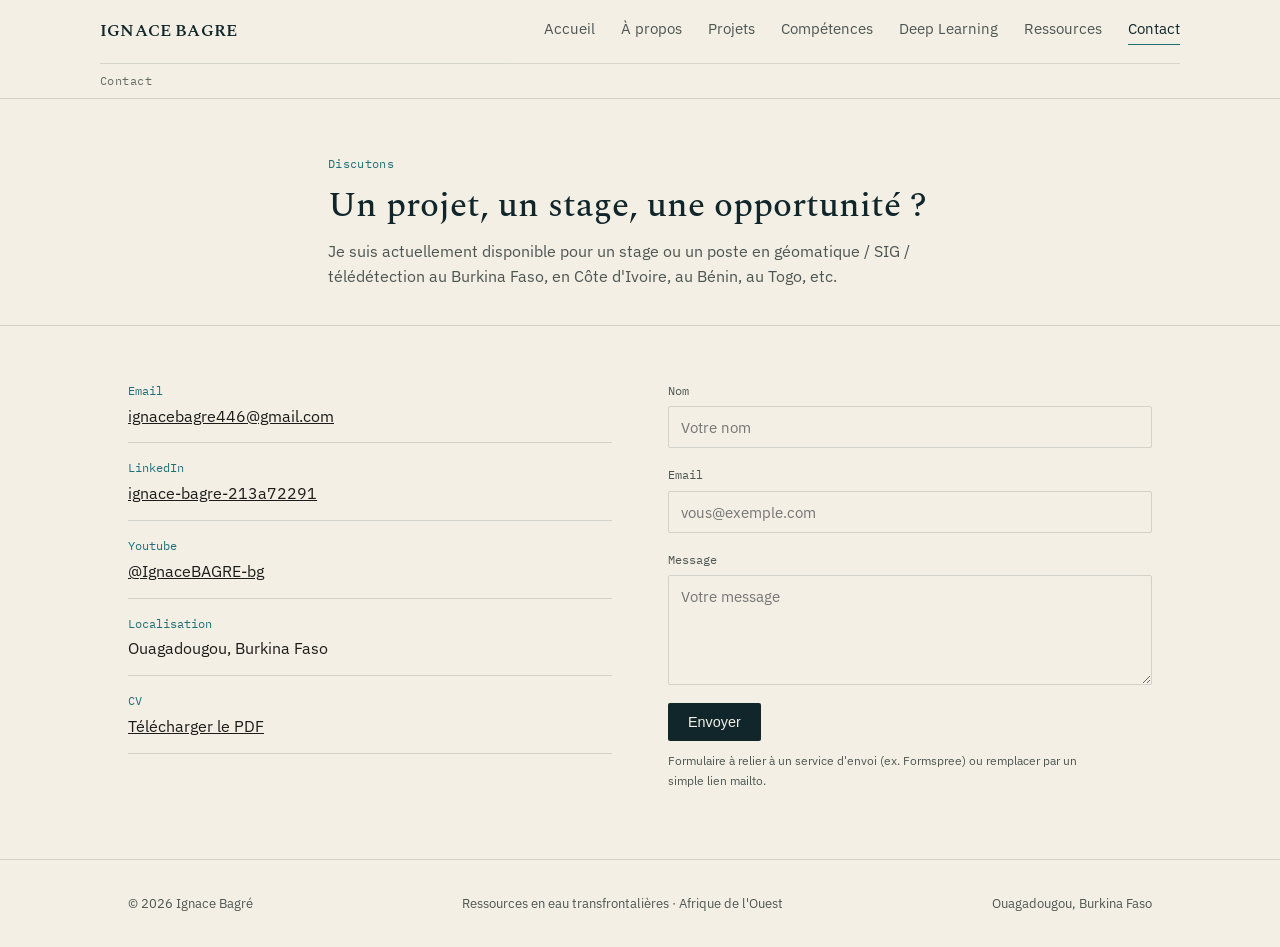
<file: contact.html>
<!DOCTYPE html>
<html lang="fr">
<head>
<meta charset="UTF-8">
<meta name="viewport" content="width=device-width, initial-scale=1.0">
<title>Contact | Ignace BAGRE</title>
<link rel="stylesheet" href="style.css">
</head>
<body>

<header class="site">
  <div class="wrap nav-row">
    <a class="logo" href="index.html">IGNACE <b>BAGRE</b></a>
    <nav class="primary">
      <a href="index.html">Accueil</a>
      <a href="apropos.html">À propos</a>
      <a href="projets.html">Projets</a>
      <a href="competences.html">Compétences</a>
      <a href="deep-learning.html">Deep Learning</a>
      <a href="ressources.html">Ressources</a>
      <a href="contact.html" class="active">Contact</a>
    </nav>
  </div>
  <div class="wrap coord">Contact</div>
</header>

<section class="hero" style="padding-top:56px;padding-bottom:20px;">
  <div class="wrap" style="max-width:680px;">
    <div class="eyebrow">Discutons</div>
    <h1 style="font-size:2.2rem;">Un projet, un stage, une opportunité ?</h1>
    <p>Je suis actuellement disponible pour un stage ou un poste en géomatique / SIG / télédétection au Burkina Faso, en Côte d'Ivoire, au Bénin, au Togo, etc.</p>
  </div>
</section>

<section>
  <div class="wrap contact-grid">
    <div>
      <ul class="contact-list">
        <li>
          <span class="label">Email</span>
          <a href="ignacebagre446@gmail.com">ignacebagre446@gmail.com</a>
        </li>
        <li>
          <span class="label">LinkedIn</span>
          <a href="https://www.linkedin.com/in/ignace-bagre-213a72291" target="_blank">ignace-bagre-213a72291</a>
        </li>
        <li>
          <span class="label">Youtube</span>
          <a href="https://www.youtube.com/@IgnaceBAGRE-bg" target="_blank">@IgnaceBAGRE-bg</a>
        </li>
        <li>
          <span class="label">Localisation</span>
          Ouagadougou, Burkina Faso 
        </li>
        <li>
          <span class="label">CV</span>
          <a href="cv-ignace-bagre.pdf">Télécharger le PDF</a>
        </li>
      </ul>
    </div>

    <form>
      <div class="field">
        <label for="name">Nom</label>
        <input id="name" type="text" placeholder="Votre nom">
      </div>
      <div class="field">
        <label for="email">Email</label>
        <input id="email" type="email" placeholder="vous@exemple.com">
      </div>
      <div class="field">
        <label for="message">Message</label>
        <textarea id="message" placeholder="Votre message"></textarea>
      </div>
      <button type="submit" class="btn solid" style="border:none;cursor:pointer;">Envoyer</button>
      <p style="font-size:.78rem;margin-top:10px;">Formulaire à relier à un service d'envoi (ex. Formspree) ou remplacer par un simple lien mailto.</p>
    </form>
  </div>
</section>

<footer>
  <div class="wrap footer-row">
    <span>© 2026 Ignace Bagré</span>
    <span>Ressources en eau transfrontalières · Afrique de l'Ouest</span>
    <span>Ouagadougou, Burkina Faso</span>
  </div>
</footer>

</body>
</html>
</file>
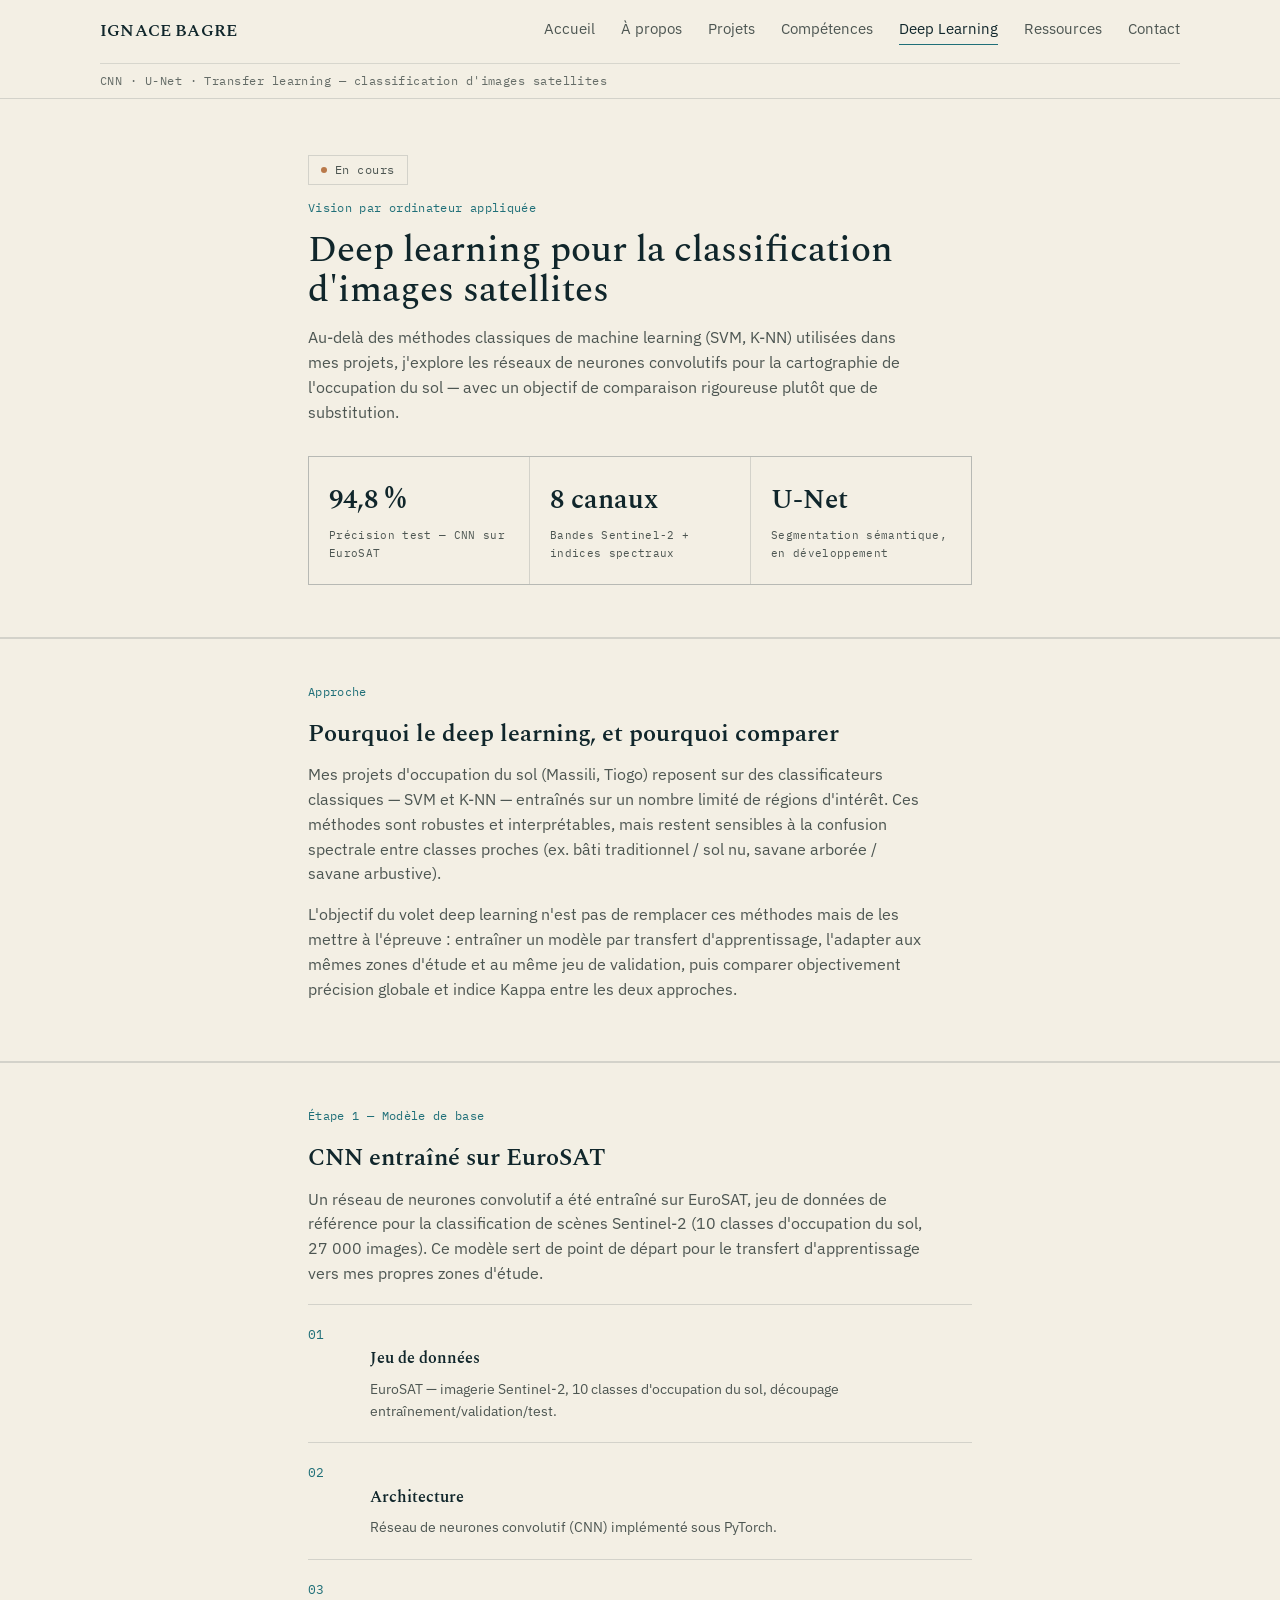
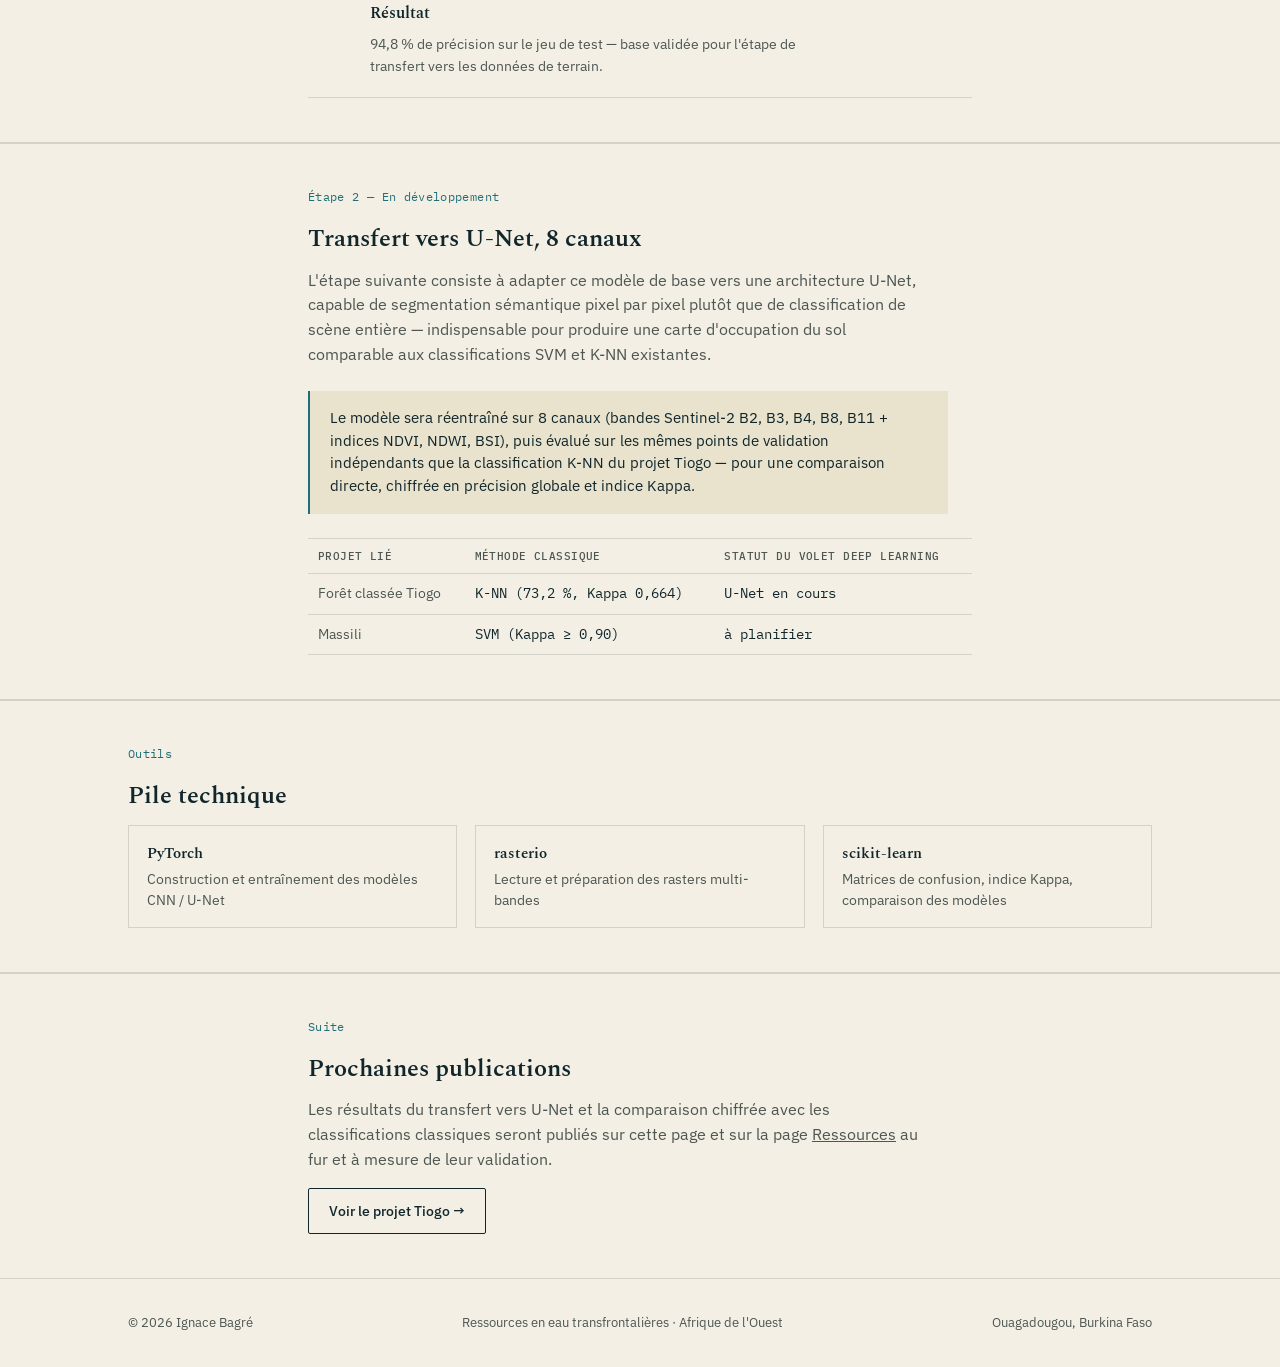
<file: deep-learning.html>
<!DOCTYPE html>
<html lang="fr">
<head>
<meta charset="UTF-8">
<meta name="viewport" content="width=device-width, initial-scale=1.0">
<title>Deep Learning | Ignace BAGRE</title>
<meta name="description" content="Réseaux de neurones convolutifs et transfer learning appliqués à la classification d'images satellites — CNN, U-Net, comparaison avec les méthodes classiques de machine learning.">
<link rel="stylesheet" href="style.css">
</head>
<body>

<header class="site">
  <div class="wrap nav-row">
    <a class="logo" href="index.html">IGNACE <b>BAGRE</b></a>
    <nav class="primary">
      <a href="index.html">Accueil</a>
      <a href="apropos.html">À propos</a>
      <a href="projets.html">Projets</a>
      <a href="competences.html">Compétences</a>
      <a href="deep-learning.html" class="active">Deep Learning</a>
      <a href="ressources.html">Ressources</a>
      <a href="contact.html">Contact</a>
    </nav>
  </div>
  <div class="wrap coord">CNN · U-Net · Transfer learning — classification d'images satellites</div>
</header>

<section class="hero" style="padding-top:56px;padding-bottom:20px;">
  <div class="wrap" style="max-width:720px;">
    <div class="status-tag"><span class="dot"></span>En cours</div>
    <div class="eyebrow">Vision par ordinateur appliquée</div>
    <h1 style="font-size:2.3rem;">Deep learning pour la classification d'images satellites</h1>
    <p>Au-delà des méthodes classiques de machine learning (SVM, K-NN) utilisées dans mes projets, j'explore les réseaux de neurones convolutifs pour la cartographie de l'occupation du sol — avec un objectif de comparaison rigoureuse plutôt que de substitution.</p>

    <div class="stat-row">
      <div class="stat-box"><div class="num">94,8 %</div><div class="label">Précision test — CNN sur EuroSAT</div></div>
      <div class="stat-box"><div class="num">8 canaux</div><div class="label">Bandes Sentinel-2 + indices spectraux</div></div>
      <div class="stat-box"><div class="num">U-Net</div><div class="label">Segmentation sémantique, en développement</div></div>
    </div>
  </div>
</section>

<section class="block bordered">
  <div class="wrap" style="max-width:720px;">
    <div class="eyebrow">Approche</div>
    <h2>Pourquoi le deep learning, et pourquoi comparer</h2>
    <p>Mes projets d'occupation du sol (Massili, Tiogo) reposent sur des classificateurs classiques — SVM et K-NN — entraînés sur un nombre limité de régions d'intérêt. Ces méthodes sont robustes et interprétables, mais restent sensibles à la confusion spectrale entre classes proches (ex. bâti traditionnel / sol nu, savane arborée / savane arbustive).</p>
    <p>L'objectif du volet deep learning n'est pas de remplacer ces méthodes mais de les mettre à l'épreuve : entraîner un modèle par transfert d'apprentissage, l'adapter aux mêmes zones d'étude et au même jeu de validation, puis comparer objectivement précision globale et indice Kappa entre les deux approches.</p>
  </div>
</section>

<section class="block bordered">
  <div class="wrap" style="max-width:720px;">
    <div class="eyebrow">Étape 1 — Modèle de base</div>
    <h2>CNN entraîné sur EuroSAT</h2>
    <p>Un réseau de neurones convolutif a été entraîné sur EuroSAT, jeu de données de référence pour la classification de scènes Sentinel-2 (10 classes d'occupation du sol, 27 000 images). Ce modèle sert de point de départ pour le transfert d'apprentissage vers mes propres zones d'étude.</p>

    <div class="methodo-steps">
      <div class="step">
        <div class="idx">01</div>
        <div><h4>Jeu de données</h4><p>EuroSAT — imagerie Sentinel-2, 10 classes d'occupation du sol, découpage entraînement/validation/test.</p></div>
      </div>
      <div class="step">
        <div class="idx">02</div>
        <div><h4>Architecture</h4><p>Réseau de neurones convolutif (CNN) implémenté sous PyTorch.</p></div>
      </div>
      <div class="step">
        <div class="idx">03</div>
        <div><h4>Résultat</h4><p>94,8 % de précision sur le jeu de test — base validée pour l'étape de transfert vers les données de terrain.</p></div>
      </div>
    </div>
  </div>
</section>

<section class="block bordered">
  <div class="wrap" style="max-width:720px;">
    <div class="eyebrow">Étape 2 — En développement</div>
    <h2>Transfert vers U-Net, 8 canaux</h2>
    <p>L'étape suivante consiste à adapter ce modèle de base vers une architecture U-Net, capable de segmentation sémantique pixel par pixel plutôt que de classification de scène entière — indispensable pour produire une carte d'occupation du sol comparable aux classifications SVM et K-NN existantes.</p>

    <div class="callout">
      <p>Le modèle sera réentraîné sur 8 canaux (bandes Sentinel-2 B2, B3, B4, B8, B11 + indices NDVI, NDWI, BSI), puis évalué sur les mêmes points de validation indépendants que la classification K-NN du projet Tiogo — pour une comparaison directe, chiffrée en précision globale et indice Kappa.</p>
    </div>

    <table class="mini-table">
      <tr><th>Projet lié</th><th>Méthode classique</th><th>Statut du volet deep learning</th></tr>
      <tr><td>Forêt classée Tiogo</td><td class="num">K-NN (73,2 %, Kappa 0,664)</td><td class="num">U-Net en cours</td></tr>
      <tr><td>Massili</td><td class="num">SVM (Kappa ≥ 0,90)</td><td class="num">à planifier</td></tr>
    </table>
  </div>
</section>

<section class="block bordered">
  <div class="wrap">
    <div class="eyebrow">Outils</div>
    <h2>Pile technique</h2>
    <div class="skills-grid">
      <div class="skill"><h3>PyTorch</h3><p>Construction et entraînement des modèles CNN / U-Net</p></div>
      <div class="skill"><h3>rasterio</h3><p>Lecture et préparation des rasters multi-bandes</p></div>
      <div class="skill"><h3>scikit-learn</h3><p>Matrices de confusion, indice Kappa, comparaison des modèles</p></div>
    </div>
  </div>
</section>

<section class="block">
  <div class="wrap" style="max-width:720px;">
    <div class="eyebrow">Suite</div>
    <h2>Prochaines publications</h2>
    <p>Les résultats du transfert vers U-Net et la comparaison chiffrée avec les classifications classiques seront publiés sur cette page et sur la page <a href="ressources.html">Ressources</a> au fur et à mesure de leur validation.</p>
    <a class="btn ghost" href="tiogo.html">Voir le projet Tiogo →</a>
  </div>
</section>

<footer>
  <div class="wrap footer-row">
    <span>© 2026 Ignace Bagré</span>
    <span>Ressources en eau transfrontalières · Afrique de l'Ouest</span>
    <span>Ouagadougou, Burkina Faso</span>
  </div>
</footer>

</body>
</html>
</file>
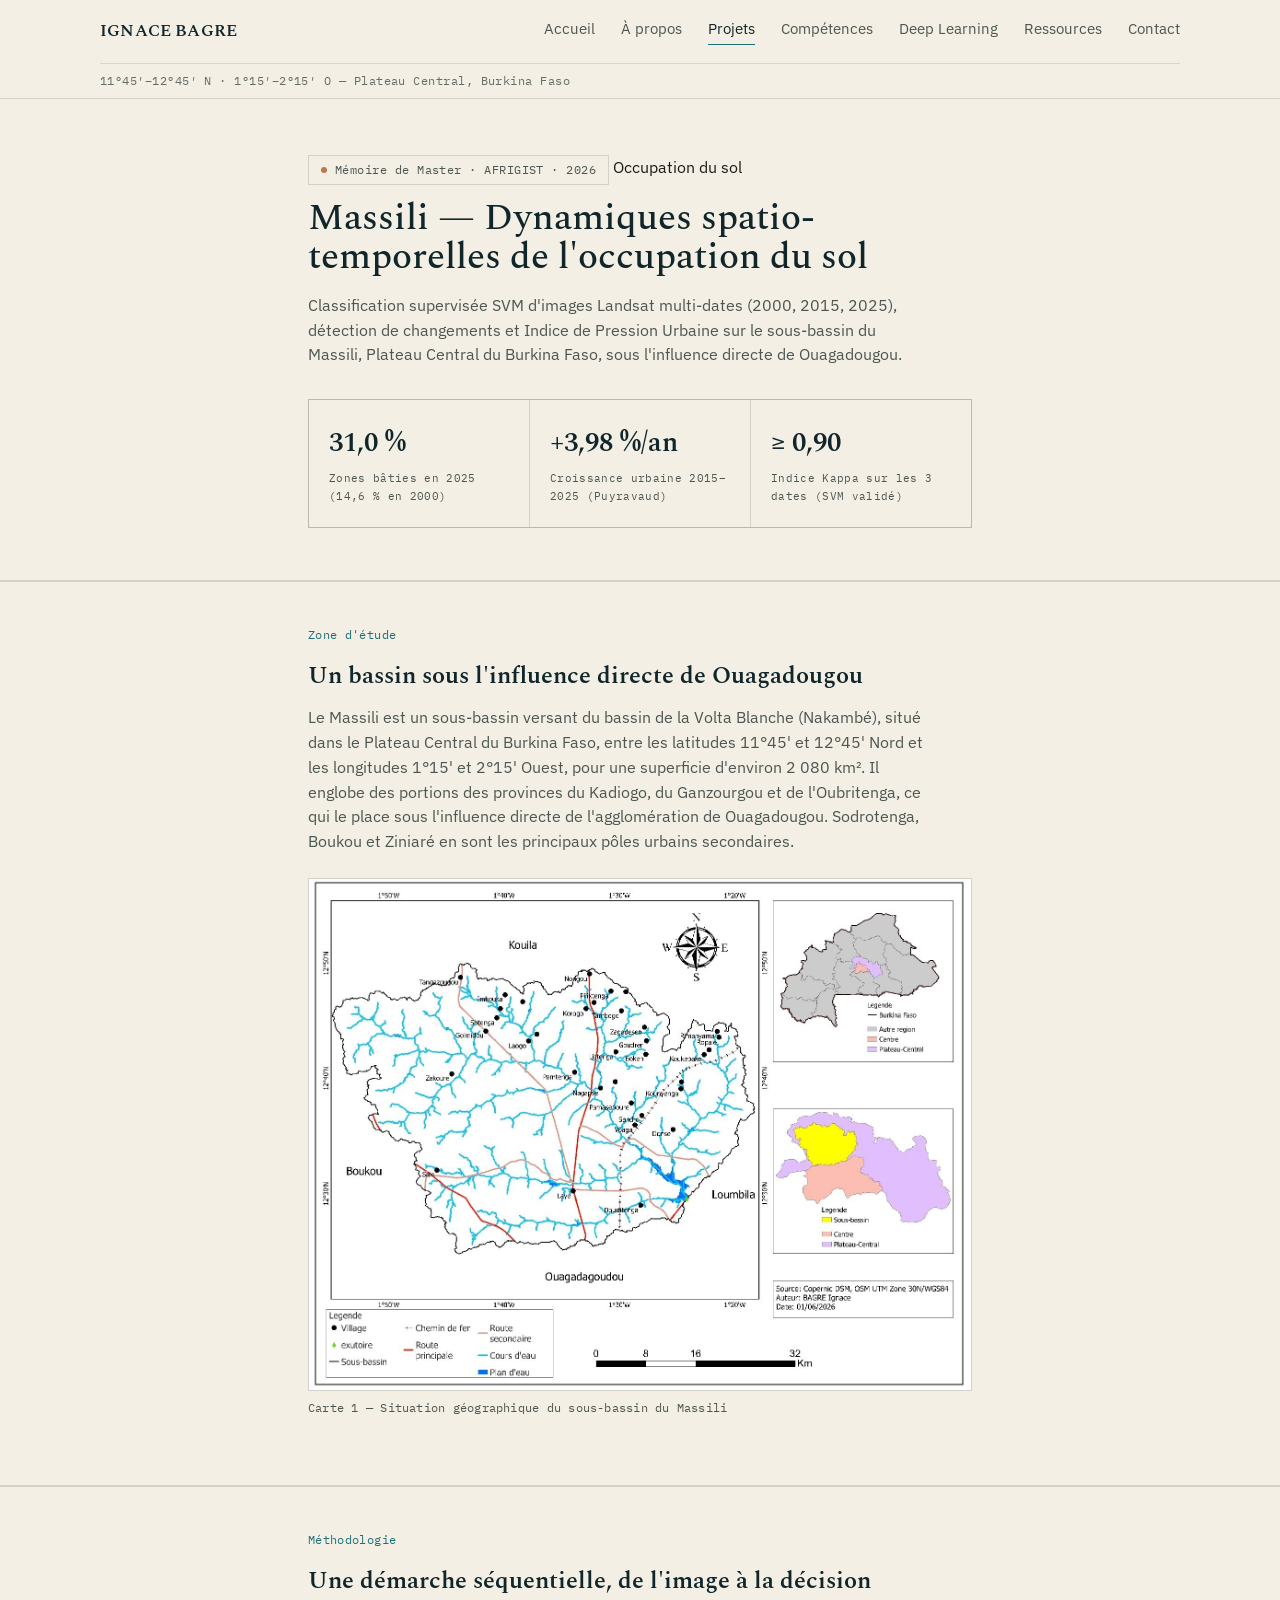
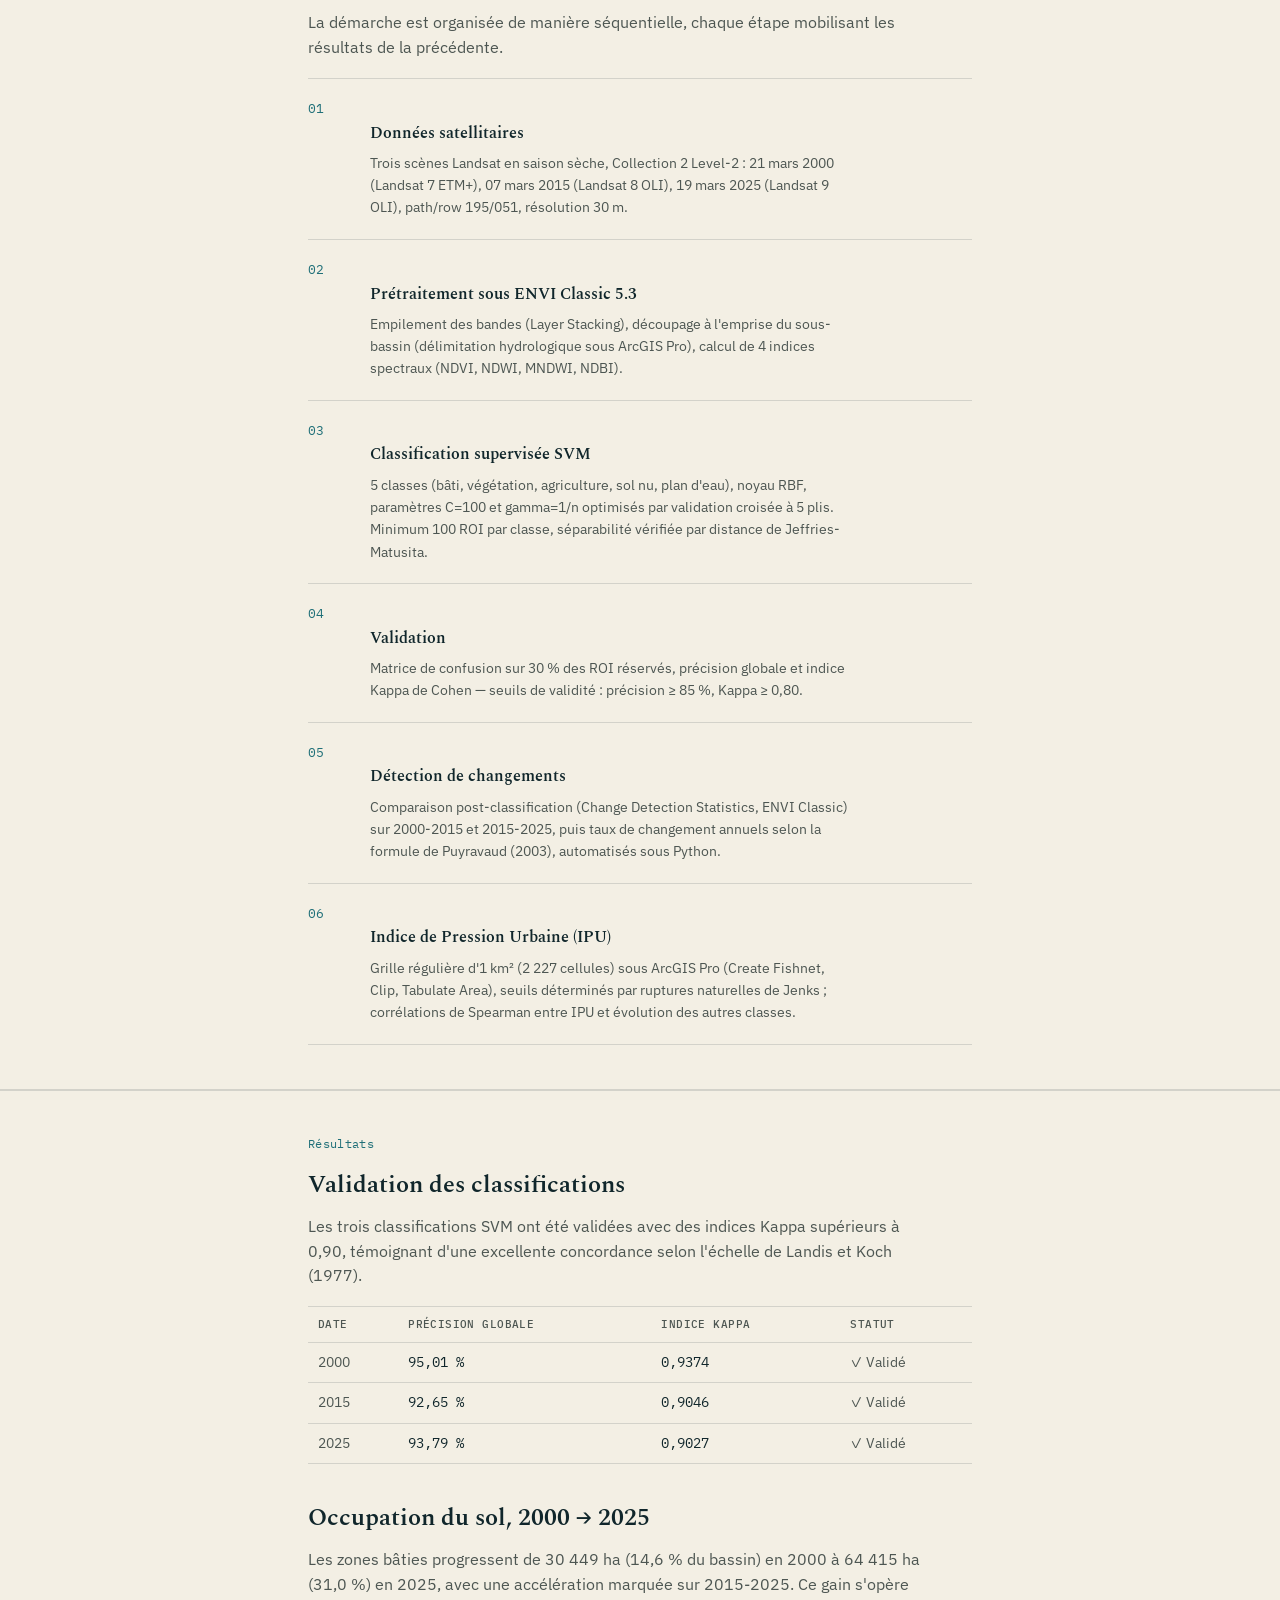
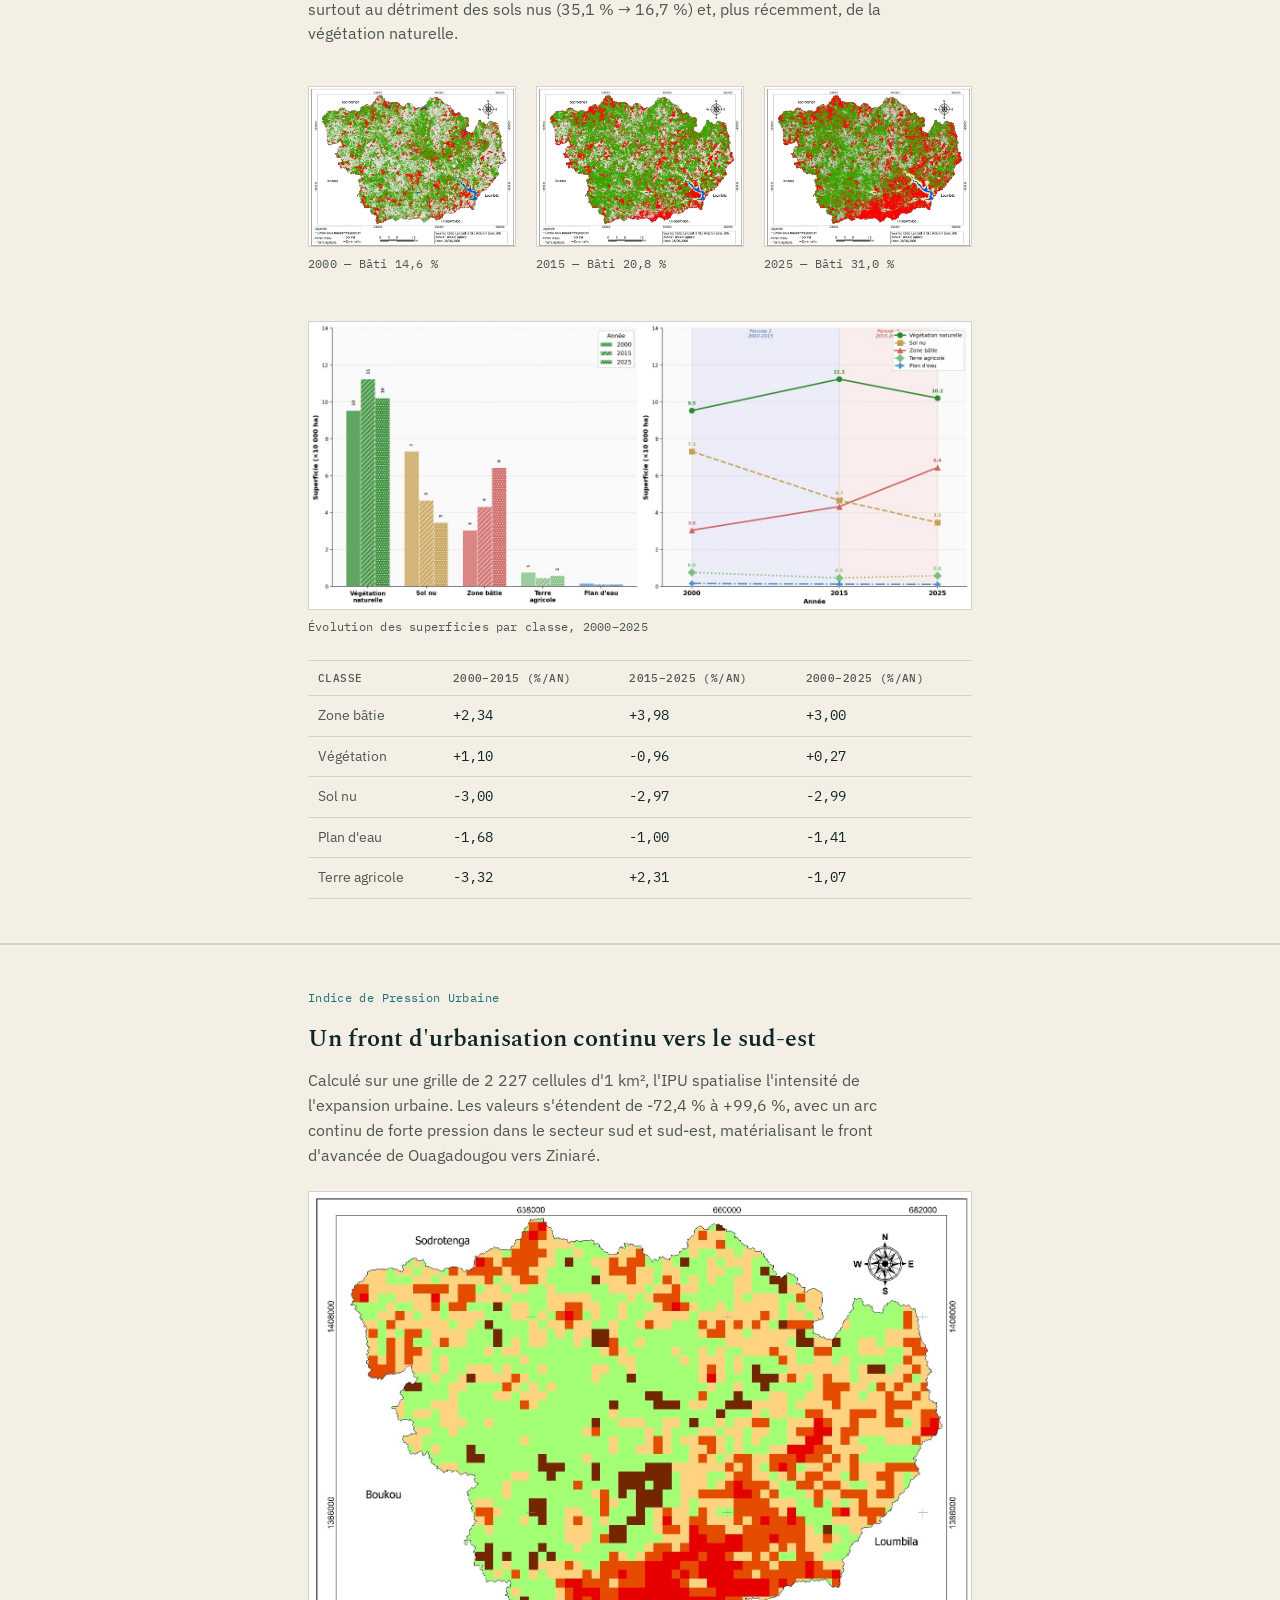
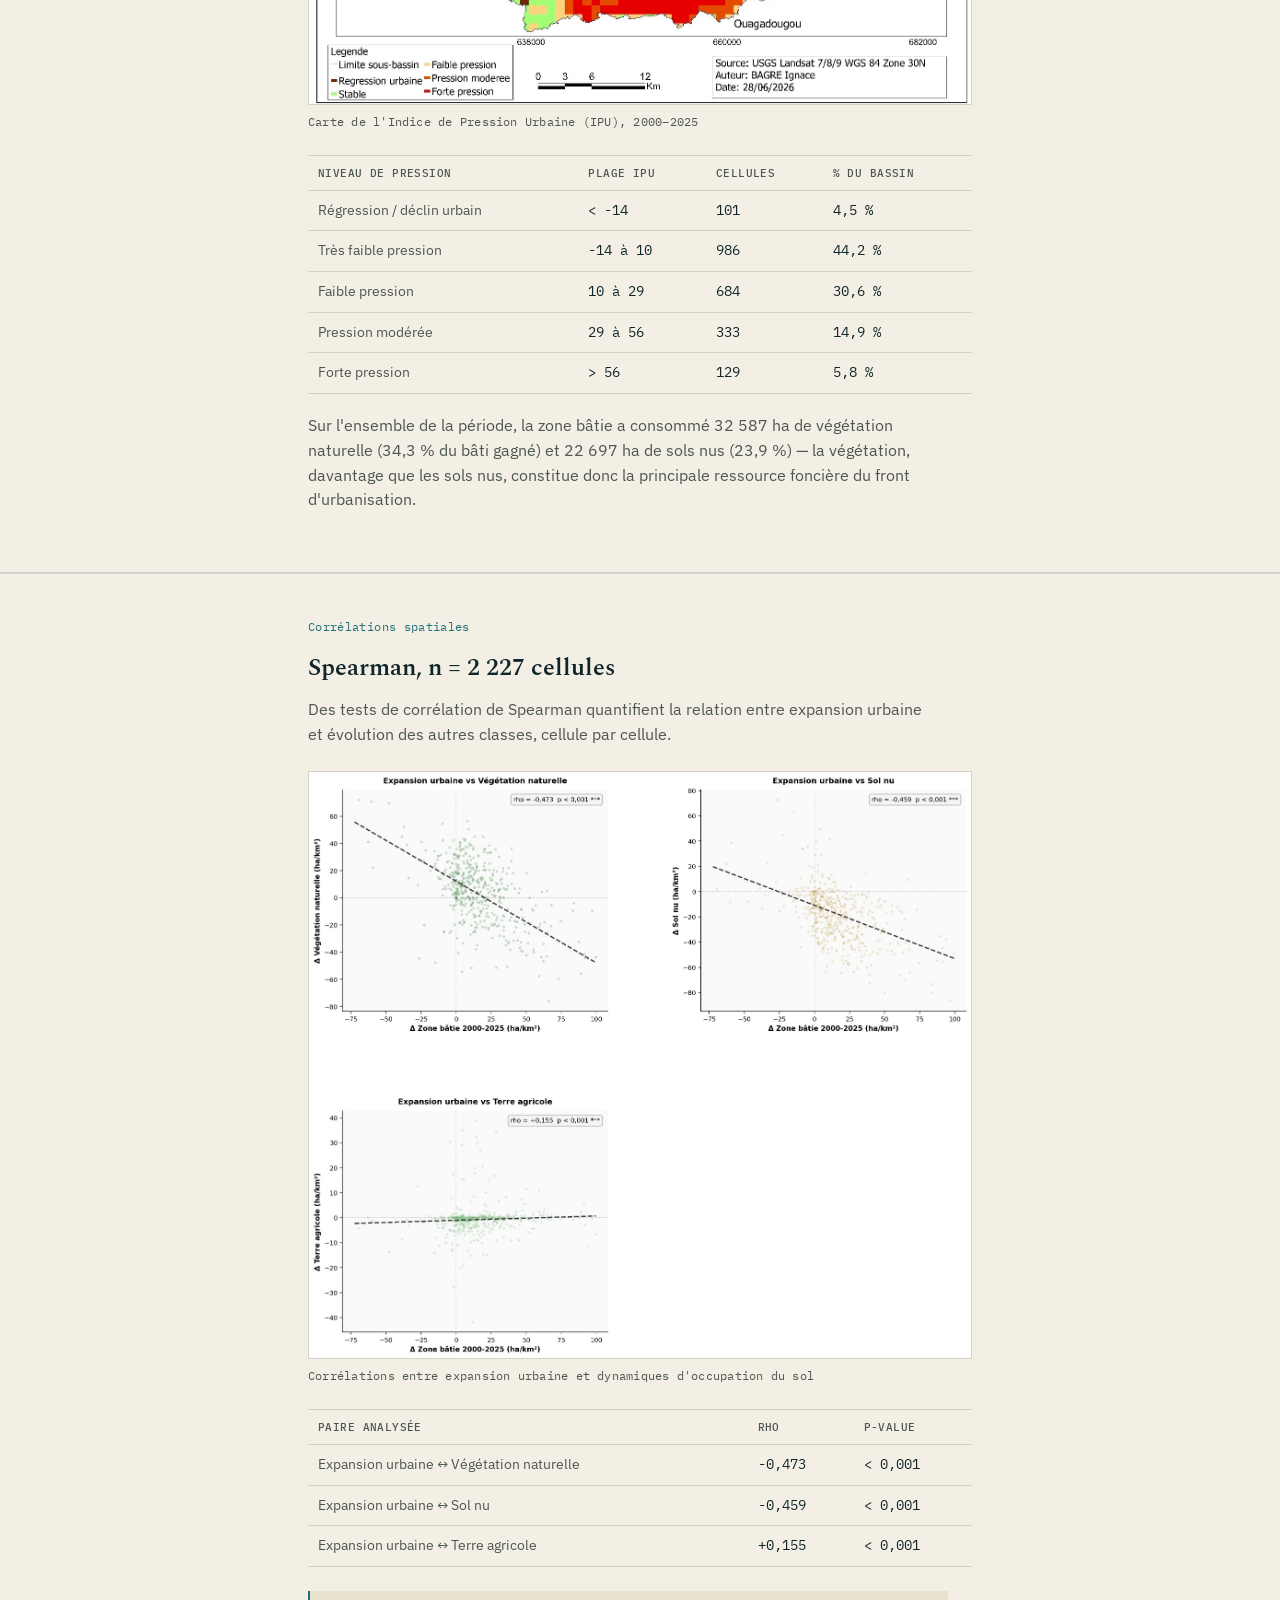
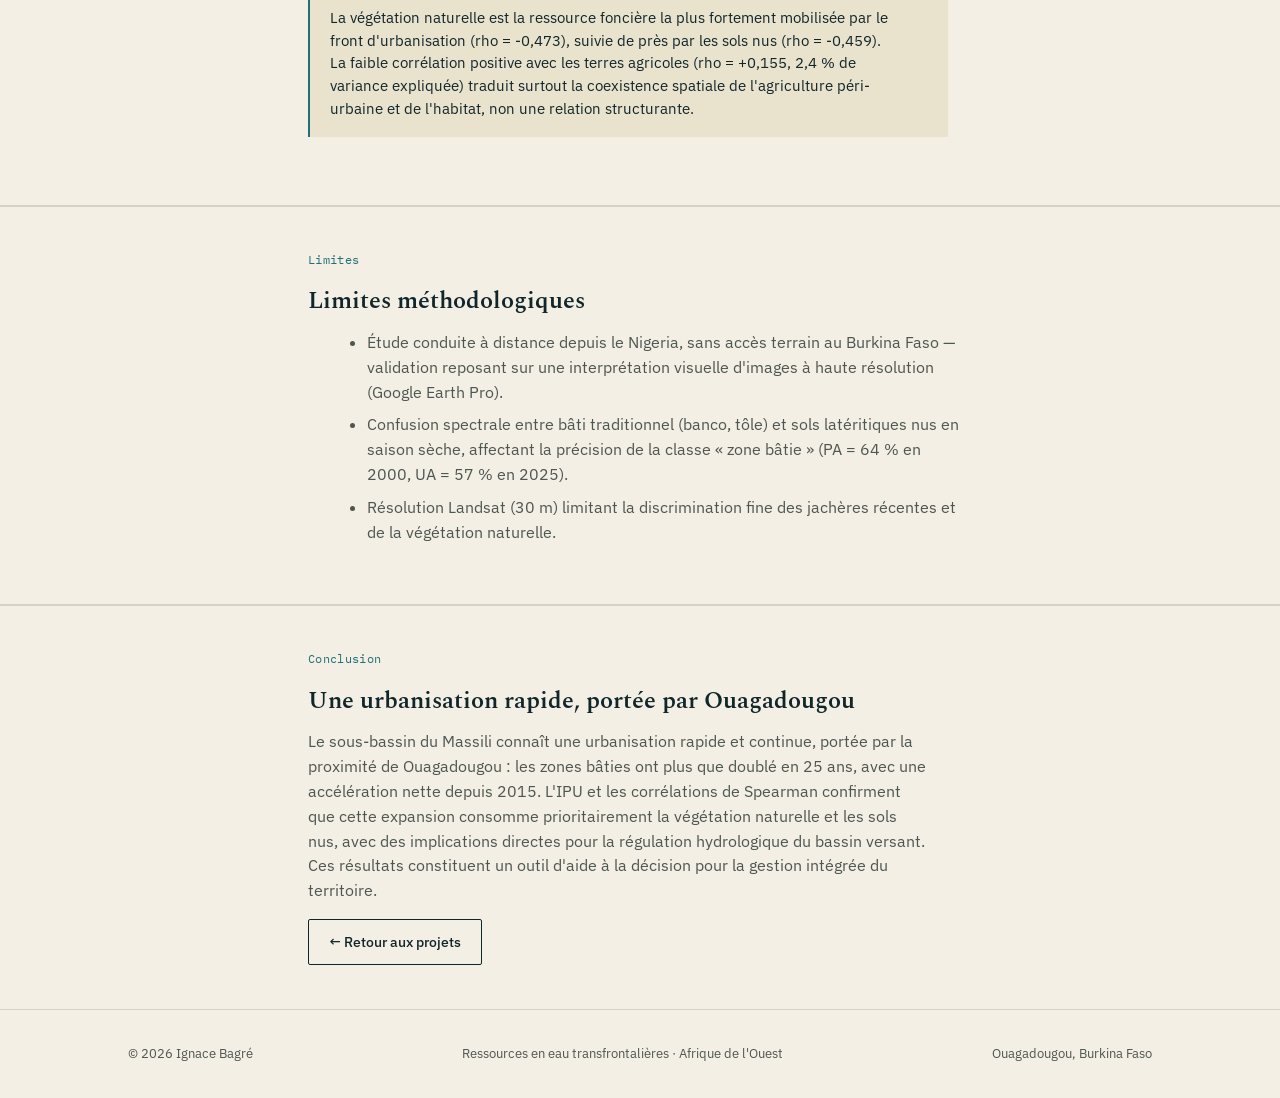
<file: massili.html>
<!DOCTYPE html>
<html lang="fr">
<head>
<meta charset="UTF-8">
<meta name="viewport" content="width=device-width, initial-scale=1.0">
<title>Massili — Dynamiques spatio-temporelles | Ignace BAGRE</title>
<meta name="description" content="Classification supervisée SVM, taux de Puyravaud et Indice de Pression Urbaine sur le sous-bassin du Massili (Burkina Faso), 2000-2025.">
<link rel="stylesheet" href="style.css">
</head>
<body>

<header class="site">
  <div class="wrap nav-row">
    <a class="logo" href="index.html">IGNACE <b>BAGRE</b></a>
    <nav class="primary">
      <a href="index.html">Accueil</a>
      <a href="apropos.html">À propos</a>
      <a href="projets.html" class="active">Projets</a>
      <a href="competences.html">Compétences</a>
      <a href="deep-learning.html">Deep Learning</a>
      <a href="ressources.html">Ressources</a>
      <a href="contact.html">Contact</a>
    </nav>
  </div>
  <div class="wrap coord">11°45′–12°45′ N · 1°15′–2°15′ O — Plateau Central, Burkina Faso</div>
</header>

<section class="hero" style="padding-top:56px;padding-bottom:20px;">
  <div class="wrap" style="max-width:720px;">
    <div class="status-tag"><span class="dot"></span>Mémoire de Master · AFRIGIST · 2026</div>
    <span class="tag" style="display:inline-block;margin-bottom:10px;">Occupation du sol</span>
    <h1 style="font-size:2.3rem;">Massili — Dynamiques spatio-temporelles de l'occupation du sol</h1>
    <p>Classification supervisée SVM d'images Landsat multi-dates (2000, 2015, 2025), détection de changements et Indice de Pression Urbaine sur le sous-bassin du Massili, Plateau Central du Burkina Faso, sous l'influence directe de Ouagadougou.</p>

    <div class="stat-row">
      <div class="stat-box"><div class="num">31,0 %</div><div class="label">Zones bâties en 2025 (14,6 % en 2000)</div></div>
      <div class="stat-box"><div class="num">+3,98 %/an</div><div class="label">Croissance urbaine 2015–2025 (Puyravaud)</div></div>
      <div class="stat-box"><div class="num">≥ 0,90</div><div class="label">Indice Kappa sur les 3 dates (SVM validé)</div></div>
    </div>
  </div>
</section>

<section class="block bordered">
  <div class="wrap" style="max-width:720px;">
    <div class="eyebrow">Zone d'étude</div>
    <h2>Un bassin sous l'influence directe de Ouagadougou</h2>
    <p>Le Massili est un sous-bassin versant du bassin de la Volta Blanche (Nakambé), situé dans le Plateau Central du Burkina Faso, entre les latitudes 11°45' et 12°45' Nord et les longitudes 1°15' et 2°15' Ouest, pour une superficie d'environ 2 080 km². Il englobe des portions des provinces du Kadiogo, du Ganzourgou et de l'Oubritenga, ce qui le place sous l'influence directe de l'agglomération de Ouagadougou. Sodrotenga, Boukou et Ziniaré en sont les principaux pôles urbains secondaires.</p>

    <figure class="shot">
      <img src="situation-massili.jpg" alt="Carte de situation géographique du sous-bassin du Massili">
      <figcaption>Carte 1 — Situation géographique du sous-bassin du Massili</figcaption>
    </figure>
  </div>
</section>

<section class="block bordered">
  <div class="wrap" style="max-width:720px;">
    <div class="eyebrow">Méthodologie</div>
    <h2>Une démarche séquentielle, de l'image à la décision</h2>
    <p>La démarche est organisée de manière séquentielle, chaque étape mobilisant les résultats de la précédente.</p>

    <div class="methodo-steps">
      <div class="step">
        <div class="idx">01</div>
        <div><h4>Données satellitaires</h4><p>Trois scènes Landsat en saison sèche, Collection 2 Level-2 : 21 mars 2000 (Landsat 7 ETM+), 07 mars 2015 (Landsat 8 OLI), 19 mars 2025 (Landsat 9 OLI), path/row 195/051, résolution 30 m.</p></div>
      </div>
      <div class="step">
        <div class="idx">02</div>
        <div><h4>Prétraitement sous ENVI Classic 5.3</h4><p>Empilement des bandes (Layer Stacking), découpage à l'emprise du sous-bassin (délimitation hydrologique sous ArcGIS Pro), calcul de 4 indices spectraux (NDVI, NDWI, MNDWI, NDBI).</p></div>
      </div>
      <div class="step">
        <div class="idx">03</div>
        <div><h4>Classification supervisée SVM</h4><p>5 classes (bâti, végétation, agriculture, sol nu, plan d'eau), noyau RBF, paramètres C=100 et gamma=1/n optimisés par validation croisée à 5 plis. Minimum 100 ROI par classe, séparabilité vérifiée par distance de Jeffries-Matusita.</p></div>
      </div>
      <div class="step">
        <div class="idx">04</div>
        <div><h4>Validation</h4><p>Matrice de confusion sur 30 % des ROI réservés, précision globale et indice Kappa de Cohen — seuils de validité : précision ≥ 85 %, Kappa ≥ 0,80.</p></div>
      </div>
      <div class="step">
        <div class="idx">05</div>
        <div><h4>Détection de changements</h4><p>Comparaison post-classification (Change Detection Statistics, ENVI Classic) sur 2000-2015 et 2015-2025, puis taux de changement annuels selon la formule de Puyravaud (2003), automatisés sous Python.</p></div>
      </div>
      <div class="step">
        <div class="idx">06</div>
        <div><h4>Indice de Pression Urbaine (IPU)</h4><p>Grille régulière d'1 km² (2 227 cellules) sous ArcGIS Pro (Create Fishnet, Clip, Tabulate Area), seuils déterminés par ruptures naturelles de Jenks ; corrélations de Spearman entre IPU et évolution des autres classes.</p></div>
      </div>
    </div>
  </div>
</section>

<section class="block bordered">
  <div class="wrap" style="max-width:720px;">
    <div class="eyebrow">Résultats</div>
    <h2>Validation des classifications</h2>
    <p>Les trois classifications SVM ont été validées avec des indices Kappa supérieurs à 0,90, témoignant d'une excellente concordance selon l'échelle de Landis et Koch (1977).</p>

    <table class="mini-table">
      <tr><th>Date</th><th>Précision globale</th><th>Indice Kappa</th><th>Statut</th></tr>
      <tr><td>2000</td><td class="num">95,01 %</td><td class="num">0,9374</td><td>✓ Validé</td></tr>
      <tr><td>2015</td><td class="num">92,65 %</td><td class="num">0,9046</td><td>✓ Validé</td></tr>
      <tr><td>2025</td><td class="num">93,79 %</td><td class="num">0,9027</td><td>✓ Validé</td></tr>
    </table>

    <h2 style="margin-top:36px;">Occupation du sol, 2000 → 2025</h2>
    <p>Les zones bâties progressent de 30 449 ha (14,6 % du bassin) en 2000 à 64 415 ha (31,0 %) en 2025, avec une accélération marquée sur 2015-2025. Ce gain s'opère surtout au détriment des sols nus (35,1 % → 16,7 %) et, plus récemment, de la végétation naturelle.</p>

    <div class="fig-grid three">
      <figure class="shot">
        <img src="occupation-sol-2000.jpg" alt="Carte d'occupation du sol du Massili en 2000">
        <figcaption>2000 — Bâti 14,6 %</figcaption>
      </figure>
      <figure class="shot">
        <img src="occupation-sol-2015.jpg" alt="Carte d'occupation du sol du Massili en 2015">
        <figcaption>2015 — Bâti 20,8 %</figcaption>
      </figure>
      <figure class="shot">
        <img src="occupation-sol-2025.jpg" alt="Carte d'occupation du sol du Massili en 2025">
        <figcaption>2025 — Bâti 31,0 %</figcaption>
      </figure>
    </div>

    <figure class="shot">
      <img src="evolution-superficies.jpg" alt="Évolution des superficies par classe d'occupation du sol, 2000-2025">
      <figcaption>Évolution des superficies par classe, 2000–2025</figcaption>
    </figure>

    <table class="mini-table">
      <tr><th>Classe</th><th>2000–2015 (%/an)</th><th>2015–2025 (%/an)</th><th>2000–2025 (%/an)</th></tr>
      <tr><td>Zone bâtie</td><td class="num">+2,34</td><td class="num">+3,98</td><td class="num">+3,00</td></tr>
      <tr><td>Végétation</td><td class="num">+1,10</td><td class="num">-0,96</td><td class="num">+0,27</td></tr>
      <tr><td>Sol nu</td><td class="num">-3,00</td><td class="num">-2,97</td><td class="num">-2,99</td></tr>
      <tr><td>Plan d'eau</td><td class="num">-1,68</td><td class="num">-1,00</td><td class="num">-1,41</td></tr>
      <tr><td>Terre agricole</td><td class="num">-3,32</td><td class="num">+2,31</td><td class="num">-1,07</td></tr>
    </table>
  </div>
</section>

<section class="block bordered">
  <div class="wrap" style="max-width:720px;">
    <div class="eyebrow">Indice de Pression Urbaine</div>
    <h2>Un front d'urbanisation continu vers le sud-est</h2>
    <p>Calculé sur une grille de 2 227 cellules d'1 km², l'IPU spatialise l'intensité de l'expansion urbaine. Les valeurs s'étendent de -72,4 % à +99,6 %, avec un arc continu de forte pression dans le secteur sud et sud-est, matérialisant le front d'avancée de Ouagadougou vers Ziniaré.</p>

    <figure class="shot">
      <img src="carte-ipu.jpg" alt="Carte de l'Indice de Pression Urbaine (IPU) du Massili, 2000-2025">
      <figcaption>Carte de l'Indice de Pression Urbaine (IPU), 2000–2025</figcaption>
    </figure>

    <table class="mini-table">
      <tr><th>Niveau de pression</th><th>Plage IPU</th><th>Cellules</th><th>% du bassin</th></tr>
      <tr><td>Régression / déclin urbain</td><td class="num">&lt; -14</td><td class="num">101</td><td class="num">4,5 %</td></tr>
      <tr><td>Très faible pression</td><td class="num">-14 à 10</td><td class="num">986</td><td class="num">44,2 %</td></tr>
      <tr><td>Faible pression</td><td class="num">10 à 29</td><td class="num">684</td><td class="num">30,6 %</td></tr>
      <tr><td>Pression modérée</td><td class="num">29 à 56</td><td class="num">333</td><td class="num">14,9 %</td></tr>
      <tr><td>Forte pression</td><td class="num">&gt; 56</td><td class="num">129</td><td class="num">5,8 %</td></tr>
    </table>

    <p style="margin-top:1.2rem;">Sur l'ensemble de la période, la zone bâtie a consommé 32 587 ha de végétation naturelle (34,3 % du bâti gagné) et 22 697 ha de sols nus (23,9 %) — la végétation, davantage que les sols nus, constitue donc la principale ressource foncière du front d'urbanisation.</p>
  </div>
</section>

<section class="block bordered">
  <div class="wrap" style="max-width:720px;">
    <div class="eyebrow">Corrélations spatiales</div>
    <h2>Spearman, n = 2 227 cellules</h2>
    <p>Des tests de corrélation de Spearman quantifient la relation entre expansion urbaine et évolution des autres classes, cellule par cellule.</p>

    <figure class="shot">
      <img src="correlations-spearman.jpg" alt="Corrélations de Spearman entre expansion urbaine et occupation du sol">
      <figcaption>Corrélations entre expansion urbaine et dynamiques d'occupation du sol</figcaption>
    </figure>

    <table class="mini-table">
      <tr><th>Paire analysée</th><th>rho</th><th>p-value</th></tr>
      <tr><td>Expansion urbaine ↔ Végétation naturelle</td><td class="num">-0,473</td><td class="num">&lt; 0,001</td></tr>
      <tr><td>Expansion urbaine ↔ Sol nu</td><td class="num">-0,459</td><td class="num">&lt; 0,001</td></tr>
      <tr><td>Expansion urbaine ↔ Terre agricole</td><td class="num">+0,155</td><td class="num">&lt; 0,001</td></tr>
    </table>

    <div class="callout">
      <p>La végétation naturelle est la ressource foncière la plus fortement mobilisée par le front d'urbanisation (rho = -0,473), suivie de près par les sols nus (rho = -0,459). La faible corrélation positive avec les terres agricoles (rho = +0,155, 2,4 % de variance expliquée) traduit surtout la coexistence spatiale de l'agriculture péri-urbaine et de l'habitat, non une relation structurante.</p>
    </div>
  </div>
</section>

<section class="block bordered">
  <div class="wrap" style="max-width:720px;">
    <div class="eyebrow">Limites</div>
    <h2>Limites méthodologiques</h2>
    <ul style="color:var(--text-soft); max-width:64ch; margin:0 0 1em 1.2rem;">
      <li style="margin-bottom:.5em;">Étude conduite à distance depuis le Nigeria, sans accès terrain au Burkina Faso — validation reposant sur une interprétation visuelle d'images à haute résolution (Google Earth Pro).</li>
      <li style="margin-bottom:.5em;">Confusion spectrale entre bâti traditionnel (banco, tôle) et sols latéritiques nus en saison sèche, affectant la précision de la classe « zone bâtie » (PA = 64 % en 2000, UA = 57 % en 2025).</li>
      <li style="margin-bottom:.5em;">Résolution Landsat (30 m) limitant la discrimination fine des jachères récentes et de la végétation naturelle.</li>
    </ul>
  </div>
</section>

<section class="block">
  <div class="wrap" style="max-width:720px;">
    <div class="eyebrow">Conclusion</div>
    <h2>Une urbanisation rapide, portée par Ouagadougou</h2>
    <p>Le sous-bassin du Massili connaît une urbanisation rapide et continue, portée par la proximité de Ouagadougou : les zones bâties ont plus que doublé en 25 ans, avec une accélération nette depuis 2015. L'IPU et les corrélations de Spearman confirment que cette expansion consomme prioritairement la végétation naturelle et les sols nus, avec des implications directes pour la régulation hydrologique du bassin versant. Ces résultats constituent un outil d'aide à la décision pour la gestion intégrée du territoire.</p>
    <a class="btn ghost" href="projets.html">← Retour aux projets</a>
  </div>
</section>

<footer>
  <div class="wrap footer-row">
    <span>© 2026 Ignace Bagré</span>
    <span>Ressources en eau transfrontalières · Afrique de l'Ouest</span>
    <span>Ouagadougou, Burkina Faso</span>
  </div>
</footer>

</body>
</html>
</file>
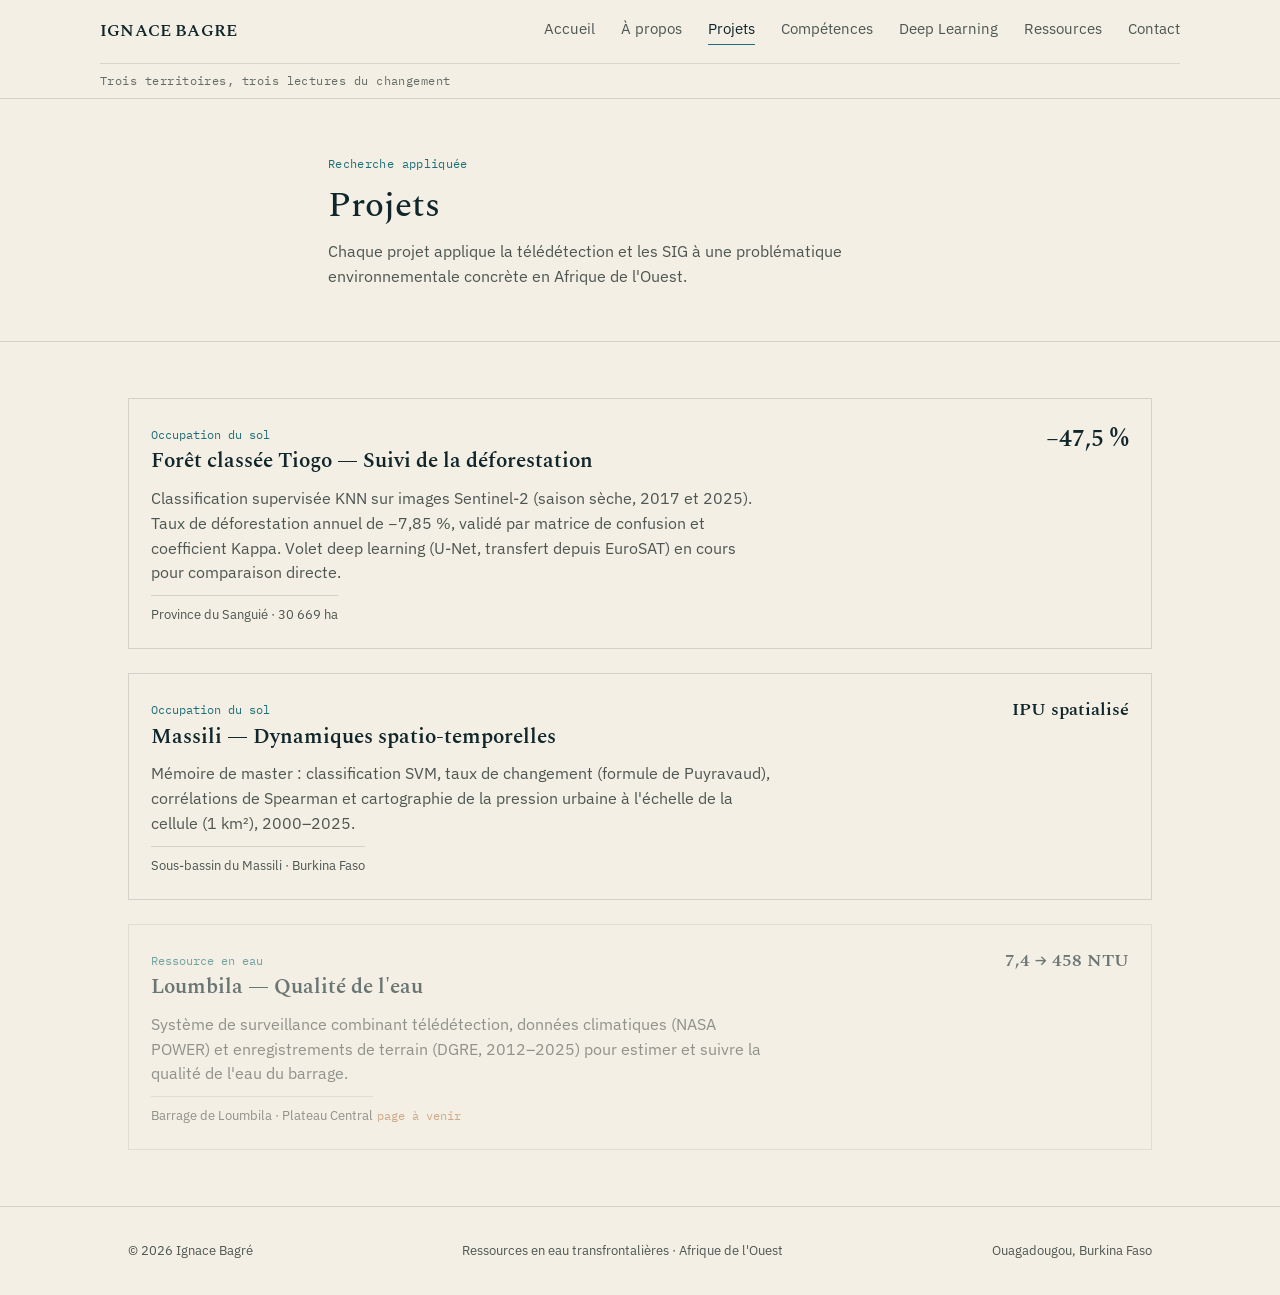
<file: projets.html>
<!DOCTYPE html>
<html lang="fr">
<head>
<meta charset="UTF-8">
<meta name="viewport" content="width=device-width, initial-scale=1.0">
<title>Projets | Ignace BAGRE</title>
<link rel="stylesheet" href="style.css">
</head>
<body>

<header class="site">
  <div class="wrap nav-row">
    <a class="logo" href="index.html">IGNACE <b>BAGRE</b></a>
    <nav class="primary">
      <a href="index.html">Accueil</a>
      <a href="apropos.html">À propos</a>
      <a href="projets.html" class="active">Projets</a>
      <a href="competences.html">Compétences</a>
      <a href="deep-learning.html">Deep Learning</a>
      <a href="ressources.html">Ressources</a>
      <a href="contact.html">Contact</a>
    </nav>
  </div>
  <div class="wrap coord">Trois territoires, trois lectures du changement</div>
</header>

<section class="hero" style="padding-top:56px;padding-bottom:36px;">
  <div class="wrap" style="max-width:680px;">
    <div class="eyebrow">Recherche appliquée</div>
    <h1 style="font-size:2.2rem;">Projets</h1>
    <p>Chaque projet applique la télédétection et les SIG à une problématique environnementale concrète en Afrique de l'Ouest.</p>
  </div>
</section>

<section>
  <div class="wrap" style="display:flex;flex-direction:column;gap:24px;">

    <a class="card" href="tiogo.html" style="flex-direction:row;align-items:flex-start;gap:32px;">
      <div style="flex:1;">
        <span class="tag">Occupation du sol</span>
        <h3 style="font-size:1.3rem;">Forêt classée Tiogo — Suivi de la déforestation</h3>
        <p>Classification supervisée KNN sur images Sentinel-2 (saison sèche, 2017 et 2025). Taux de déforestation annuel de −7,85 %, validé par matrice de confusion et coefficient Kappa. Volet deep learning (U-Net, transfert depuis EuroSAT) en cours pour comparaison directe.</p>
        <span class="place">Province du Sanguié · 30 669 ha</span>
      </div>
      <div class="stat" style="flex:none;">−47,5 %</div>
    </a>

    <a class="card" href="massili.html" style="flex-direction:row;align-items:flex-start;gap:32px;">
      <div style="flex:1;">
        <span class="tag">Occupation du sol</span>
        <h3 style="font-size:1.3rem;">Massili — Dynamiques spatio-temporelles</h3>
        <p>Mémoire de master : classification SVM, taux de changement (formule de Puyravaud), corrélations de Spearman et cartographie de la pression urbaine à l'échelle de la cellule (1 km²), 2000–2025.</p>
        <span class="place">Sous-bassin du Massili · Burkina Faso</span>
      </div>
      <div class="stat" style="flex:none;font-size:1.1rem;">IPU spatialisé</div>
    </a>

    <a class="card soon" href="projets.html" style="flex-direction:row;align-items:flex-start;gap:32px;">
      <div style="flex:1;">
        <span class="tag">Ressource en eau</span>
        <h3 style="font-size:1.3rem;">Loumbila — Qualité de l'eau</h3>
        <p>Système de surveillance combinant télédétection, données climatiques (NASA POWER) et enregistrements de terrain (DGRE, 2012–2025) pour estimer et suivre la qualité de l'eau du barrage.</p>
        <span class="place">Barrage de Loumbila · Plateau Central</span>
        <span class="status">page à venir</span>
      </div>
      <div class="stat" style="flex:none;font-size:1.1rem;">7,4 → 458 NTU</div>
    </a>

  </div>
</section>

<footer>
  <div class="wrap footer-row">
    <span>© 2026 Ignace Bagré</span>
    <span>Ressources en eau transfrontalières · Afrique de l'Ouest</span>
    <span>Ouagadougou, Burkina Faso</span>
  </div>
</footer>

</body>
</html>
</file>
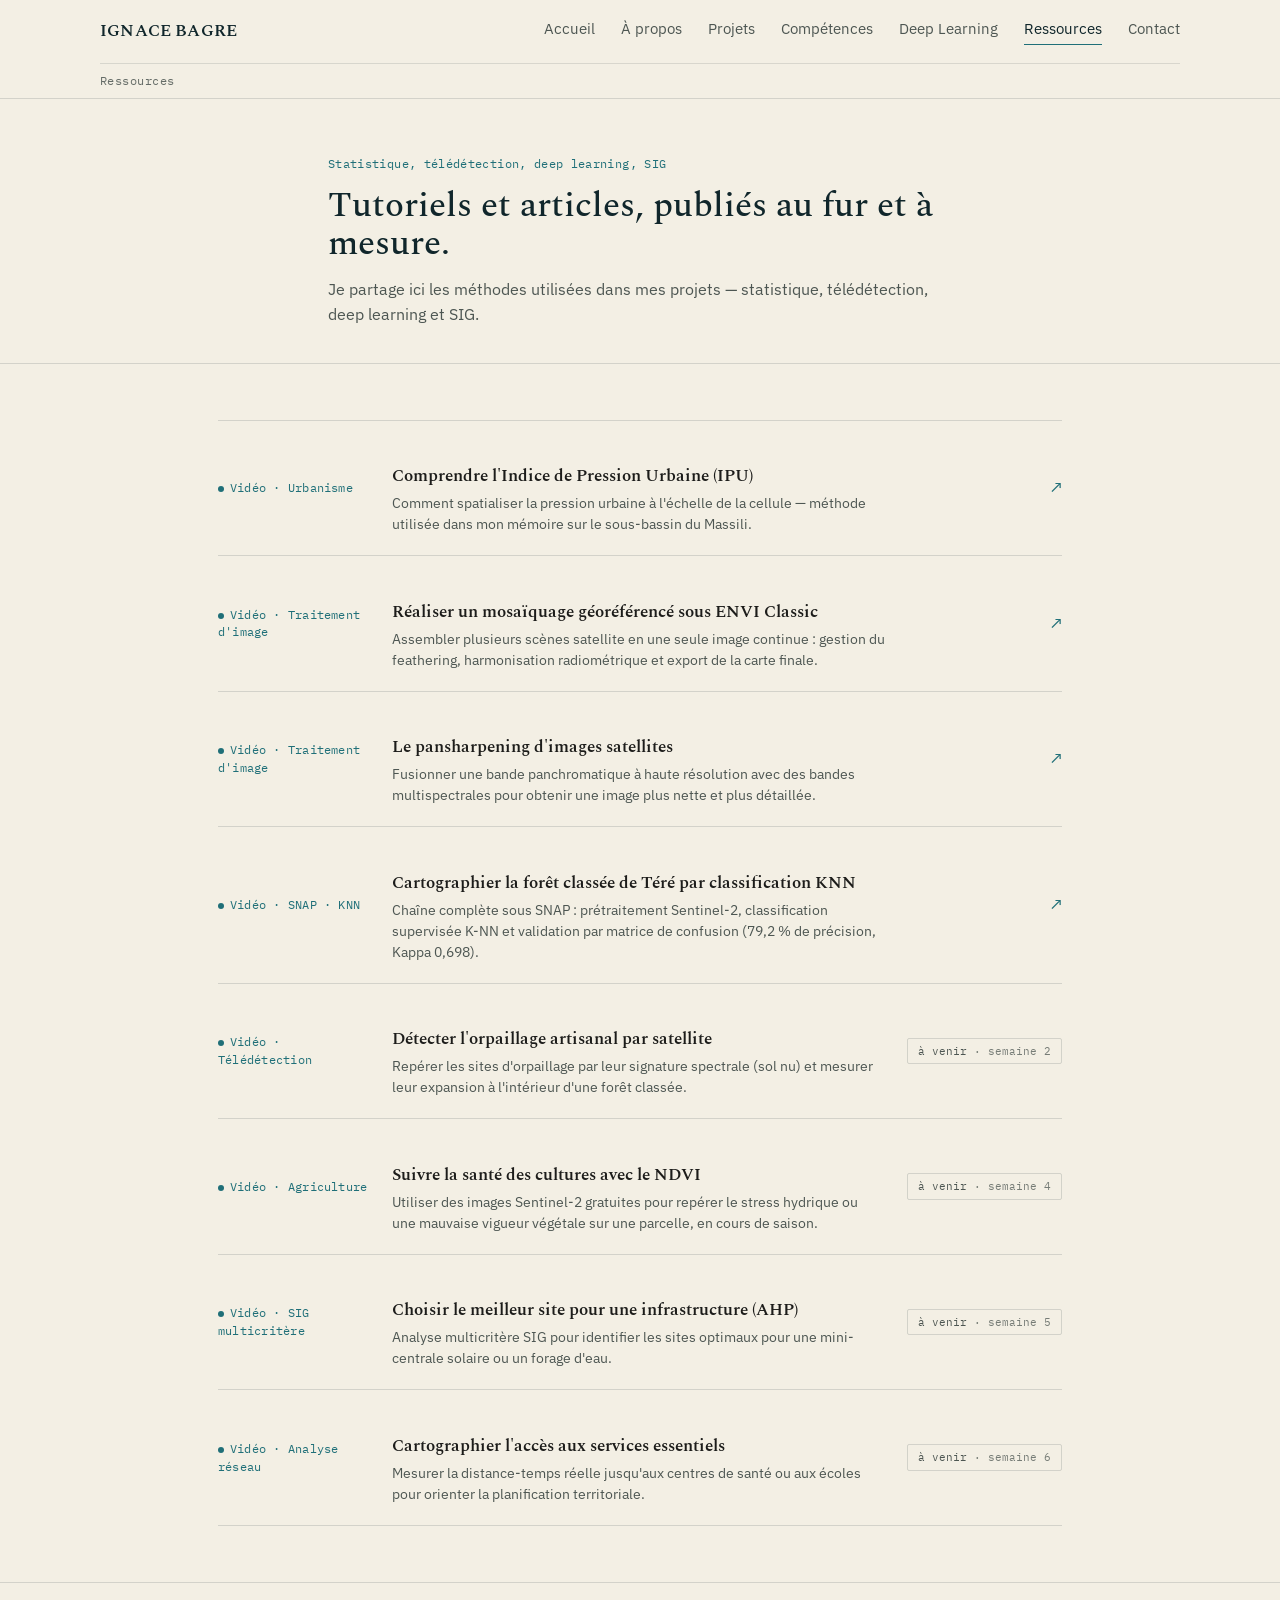
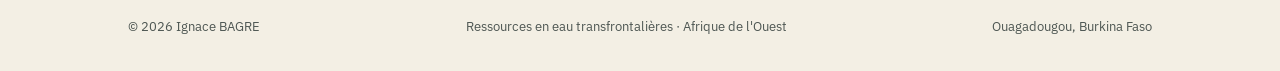
<file: ressources.html>
<!DOCTYPE html>
<html lang="fr">
<head>
<meta charset="UTF-8">
<meta name="viewport" content="width=device-width, initial-scale=1.0">
<title>Ressources | Ignace BAGRE</title>
<meta name="description" content="Tutoriels et articles sur la télédétection, le SIG et le deep learning appliqués à l'environnement en Afrique de l'Ouest.">
<link rel="stylesheet" href="style.css">
</head>
<body>

<header class="site">
  <div class="wrap nav-row">
    <a class="logo" href="index.html">IGNACE <b>BAGRE</b></a>
    <nav class="primary">
      <a href="index.html">Accueil</a>
      <a href="apropos.html">À propos</a>
      <a href="projets.html">Projets</a>
      <a href="competences.html">Compétences</a>
      <a href="deep-learning.html">Deep Learning</a>
      <a href="ressources.html" class="active">Ressources</a>
      <a href="contact.html">Contact</a>
    </nav>
  </div>
  <div class="wrap coord">Ressources</div>
</header>

<section class="hero" style="padding-top:56px;padding-bottom:20px;">
  <div class="wrap" style="max-width:680px;">
    <div class="eyebrow">Statistique, télédétection, deep learning, SIG</div>
    <h1 style="font-size:2.2rem;">Tutoriels et articles, publiés au fur et à mesure.</h1>
    <p>Je partage ici les méthodes utilisées dans mes projets — statistique, télédétection, deep learning et SIG.</p>
  </div>
</section>

<section>
  <div class="wrap" style="max-width:900px;">
    <!--
      COMMENT ACTIVER UNE RESSOURCE (vidéo, tuto, article) :
      1. Remplacer href="#" par le lien réel (URL YouTube, PDF, page de formation...)
      2. Ajouter la classe "is-live" à côté de "res-item"
      3. Remplacer <div class="badge-soon">à venir <span class="eta">· échéance à préciser</span></div> par <div class="res-link-arrow">↗</div>
      Le lien s'ouvrira dans un nouvel onglet grâce à target="_blank".
    -->
    <div class="res-list">
      <a href="https://youtu.be/eNq-E2Qr3xM" target="_blank" rel="noopener" class="res-item is-live">
        <div class="kind"><span class="dot"></span>Vidéo · Urbanisme</div>
        <div><h4>Comprendre l'Indice de Pression Urbaine (IPU)</h4><p class="sub">Comment spatialiser la pression urbaine à l'échelle de la cellule — méthode utilisée dans mon mémoire sur le sous-bassin du Massili.</p></div>
        <div class="res-link-arrow">↗</div>
      </a>
      <a href="https://youtu.be/wOWSB1ODHa4" target="_blank" rel="noopener" class="res-item is-live">
        <div class="kind"><span class="dot"></span>Vidéo · Traitement d'image</div>
        <div><h4>Réaliser un mosaïquage géoréférencé sous ENVI Classic</h4><p class="sub">Assembler plusieurs scènes satellite en une seule image continue : gestion du feathering, harmonisation radiométrique et export de la carte finale.</p></div>
        <div class="res-link-arrow">↗</div>
      </a>
      <a href="https://youtu.be/Ztqc1yTXCoY" target="_blank" rel="noopener" class="res-item is-live">
        <div class="kind"><span class="dot"></span>Vidéo · Traitement d'image</div>
        <div><h4>Le pansharpening d'images satellites</h4><p class="sub">Fusionner une bande panchromatique à haute résolution avec des bandes multispectrales pour obtenir une image plus nette et plus détaillée.</p></div>
        <div class="res-link-arrow">↗</div>
      </a>
      <a href="https://youtu.be/6YvE5q4gg5E" target="_blank" rel="noopener" class="res-item is-live">
        <div class="kind"><span class="dot"></span>Vidéo · SNAP · KNN</div>
        <div><h4>Cartographier la forêt classée de Téré par classification KNN</h4><p class="sub">Chaîne complète sous SNAP : prétraitement Sentinel-2, classification supervisée K-NN et validation par matrice de confusion (79,2 % de précision, Kappa 0,698).</p></div>
        <div class="res-link-arrow">↗</div>
      </a>
      <a href="#" target="_blank" rel="noopener" class="res-item">
        <div class="kind"><span class="dot"></span>Vidéo · Télédétection</div>
        <div><h4>Détecter l'orpaillage artisanal par satellite</h4><p class="sub">Repérer les sites d'orpaillage par leur signature spectrale (sol nu) et mesurer leur expansion à l'intérieur d'une forêt classée.</p></div>
        <div class="badge-soon">à venir <span class="eta">· semaine 2</span></div>
      </a>
      <a href="#" target="_blank" rel="noopener" class="res-item">
        <div class="kind"><span class="dot"></span>Vidéo · Agriculture</div>
        <div><h4>Suivre la santé des cultures avec le NDVI</h4><p class="sub">Utiliser des images Sentinel-2 gratuites pour repérer le stress hydrique ou une mauvaise vigueur végétale sur une parcelle, en cours de saison.</p></div>
        <div class="badge-soon">à venir <span class="eta">· semaine 4</span></div>
      </a>
      <a href="#" target="_blank" rel="noopener" class="res-item">
        <div class="kind"><span class="dot"></span>Vidéo · SIG multicritère</div>
        <div><h4>Choisir le meilleur site pour une infrastructure (AHP)</h4><p class="sub">Analyse multicritère SIG pour identifier les sites optimaux pour une mini-centrale solaire ou un forage d'eau.</p></div>
        <div class="badge-soon">à venir <span class="eta">· semaine 5</span></div>
      </a>
      <a href="#" target="_blank" rel="noopener" class="res-item">
        <div class="kind"><span class="dot"></span>Vidéo · Analyse réseau</div>
        <div><h4>Cartographier l'accès aux services essentiels</h4><p class="sub">Mesurer la distance-temps réelle jusqu'aux centres de santé ou aux écoles pour orienter la planification territoriale.</p></div>
        <div class="badge-soon">à venir <span class="eta">· semaine 6</span></div>
      </a>
    </div>
  </div>
</section>

<footer>
  <div class="wrap footer-row">
    <span>© 2026 Ignace BAGRE</span>
    <span>Ressources en eau transfrontalières · Afrique de l'Ouest</span>
    <span>Ouagadougou, Burkina Faso</span>
  </div>
</footer>

</body>
</html>
</file>
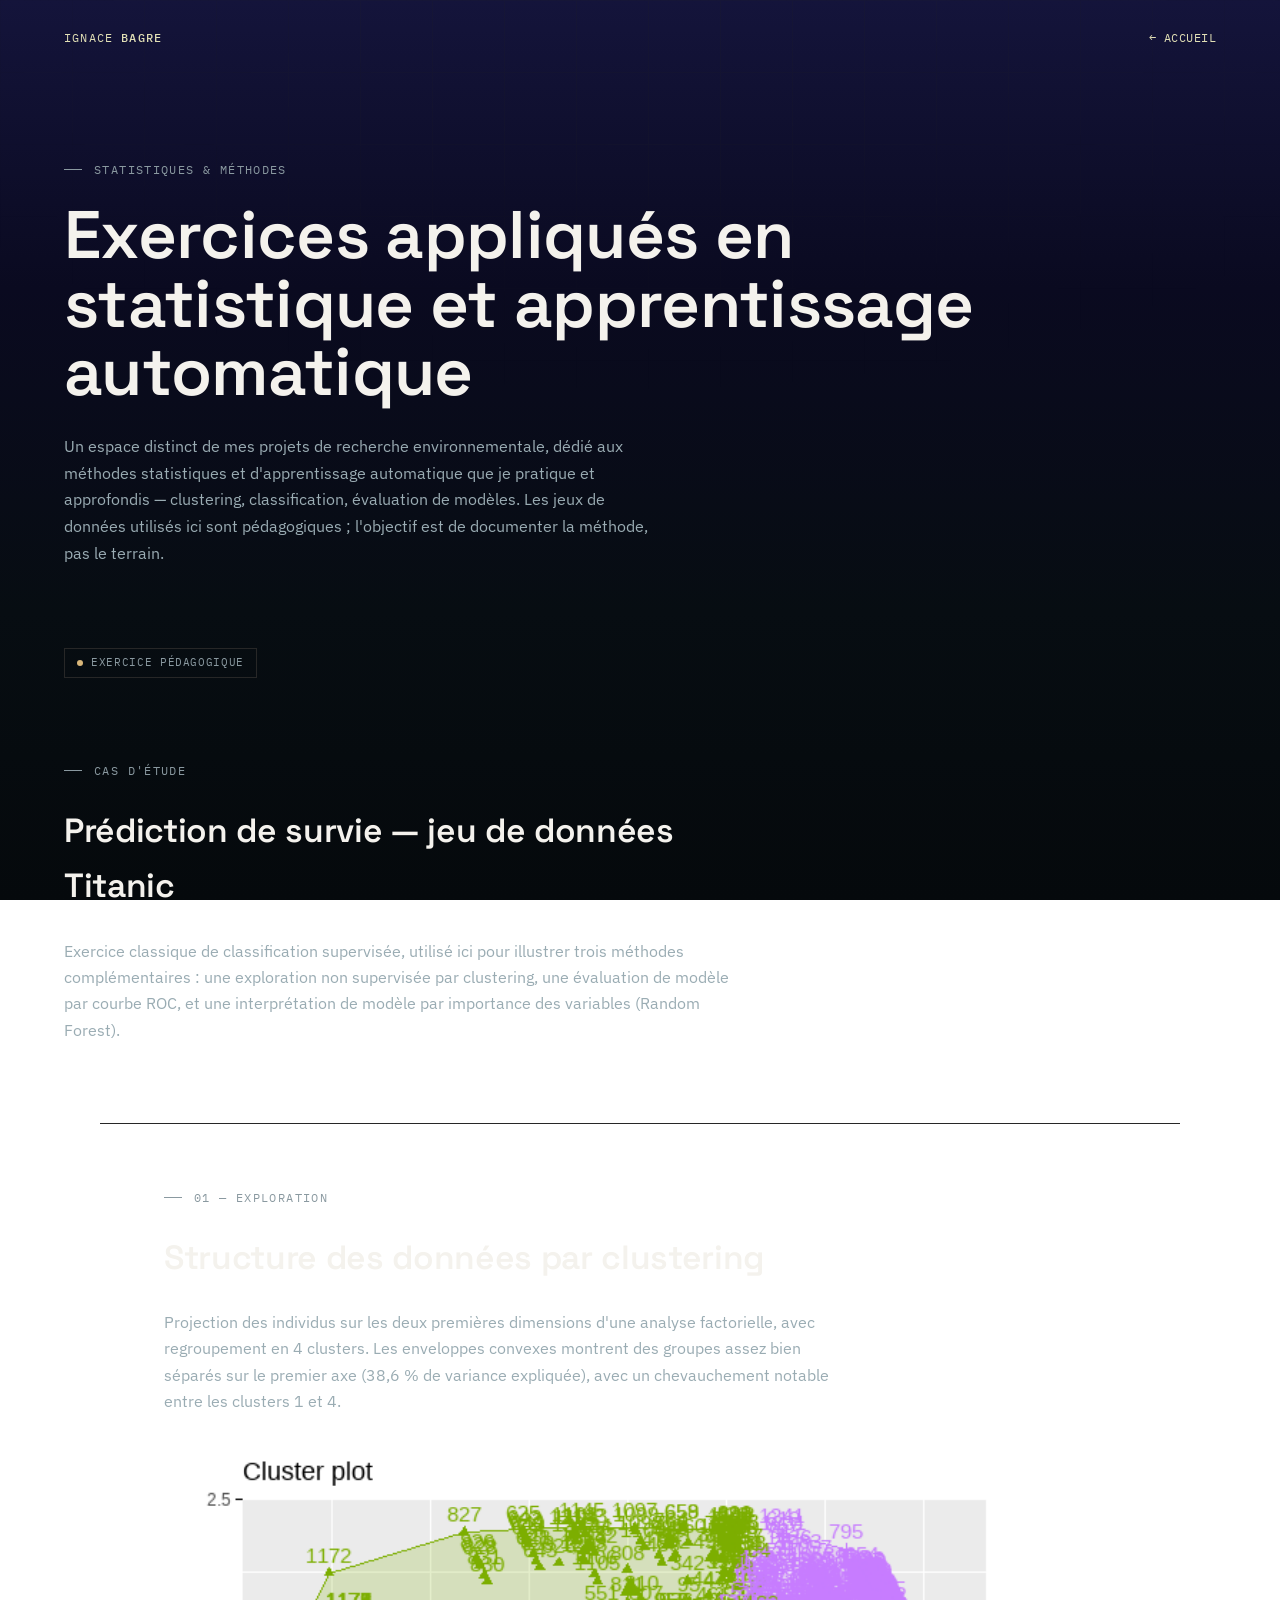
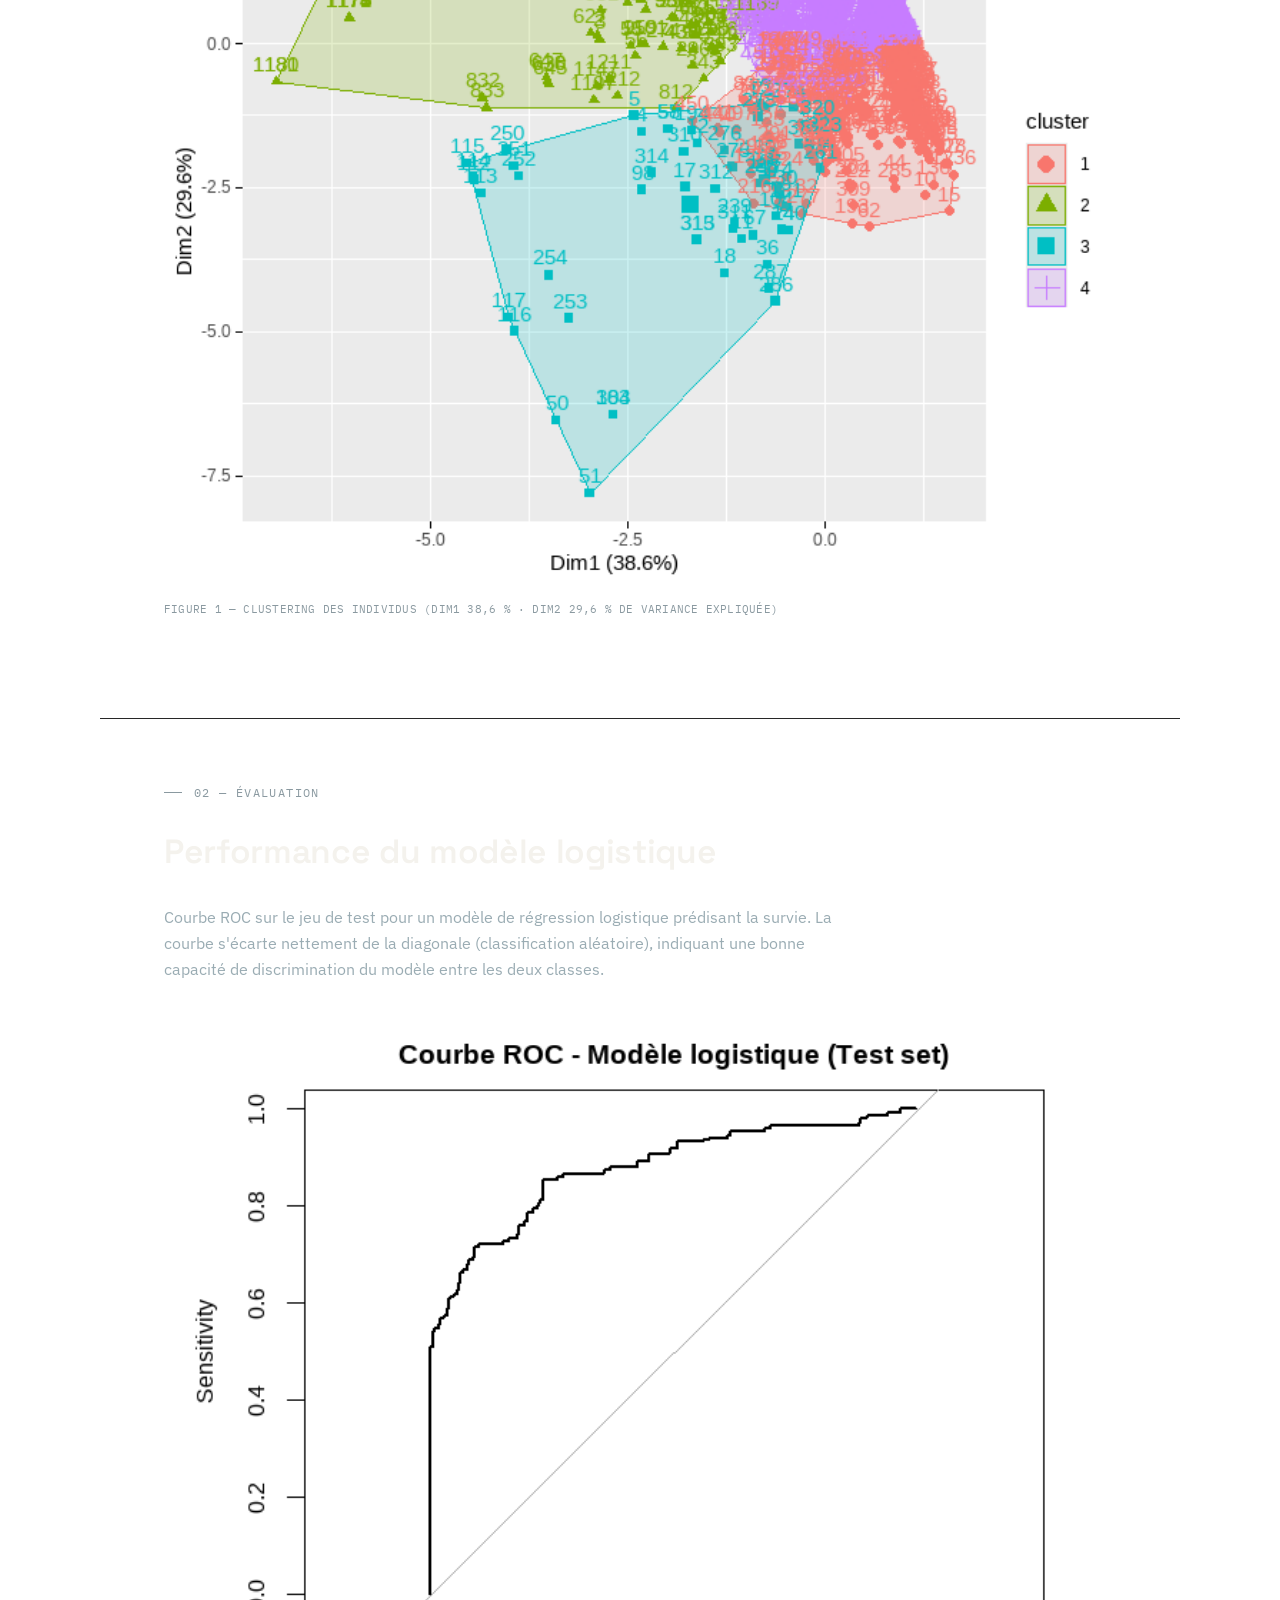
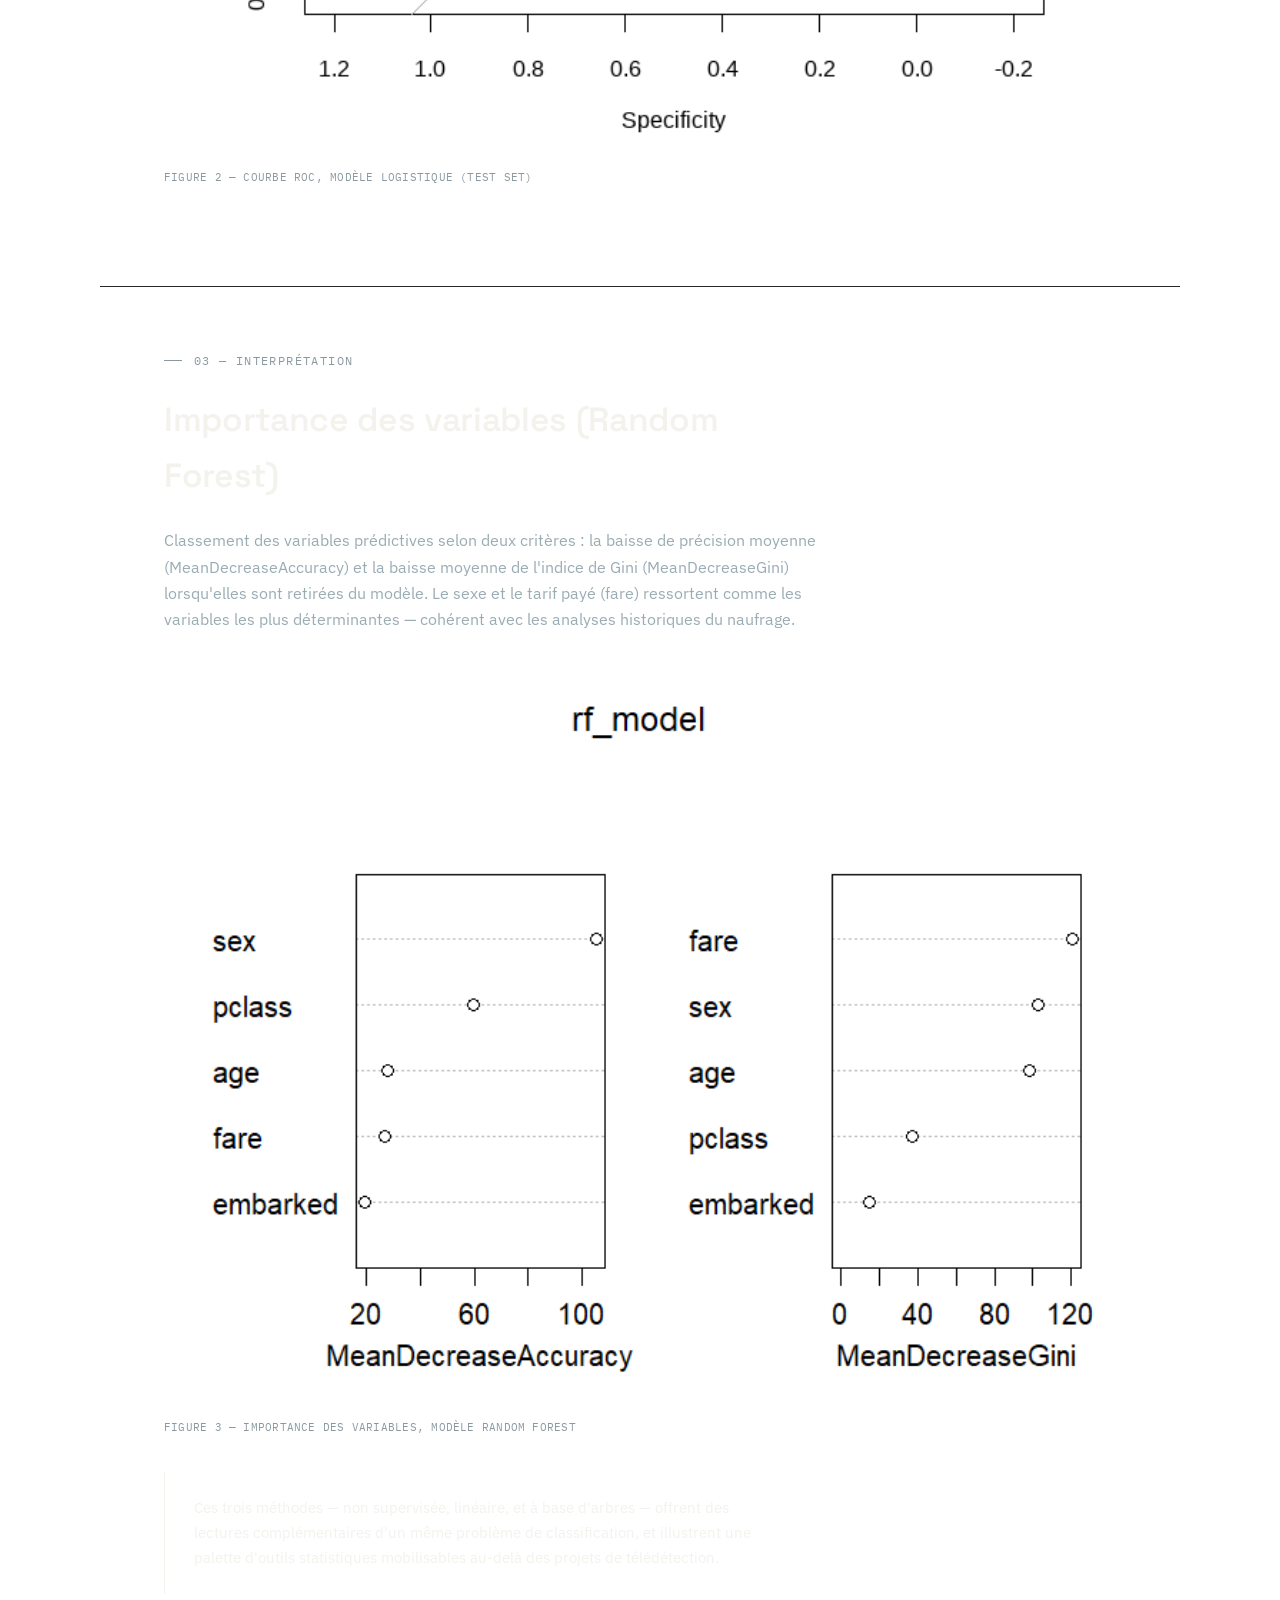
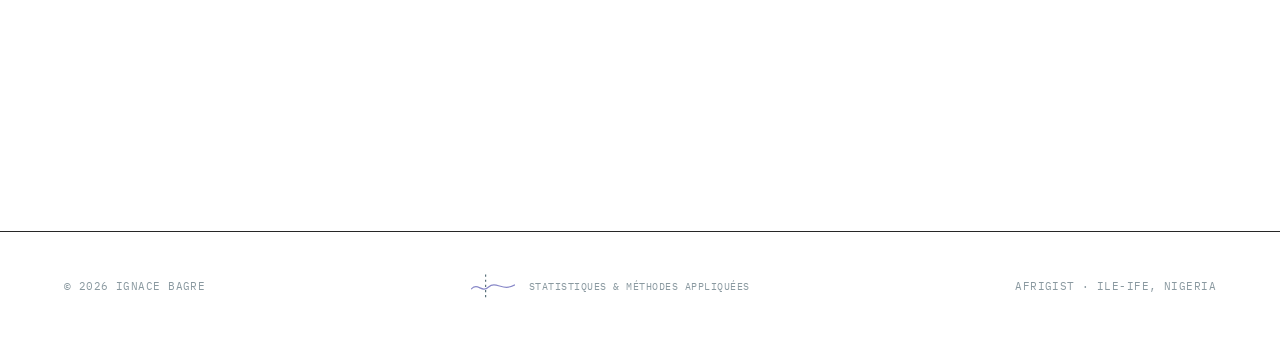
<file: statistiques.html>
<!DOCTYPE html>
<html lang="fr">
<head>
<meta charset="UTF-8">
<meta name="viewport" content="width=device-width, initial-scale=1.0">
<title>Statistiques &amp; méthodes | Ignace Bagre</title>
<meta name="description" content="Exercices et méthodes appliquées en statistique et apprentissage automatique — clustering, courbe ROC, forêts aléatoires.">
<meta property="og:type" content="website">
<meta property="og:title" content="Statistiques &amp; méthodes | Ignace Bagre">
<meta property="og:description" content="Exercices et méthodes appliquées en statistique et apprentissage automatique — clustering, courbe ROC, forêts aléatoires.">
<meta property="og:image" content="assets/og-cover.jpg">
<meta property="og:url" content="https://ignacebagre.me/statistiques.html">
<meta name="twitter:card" content="summary_large_image">
<link rel="icon" type="image/svg+xml" href="favicon.svg">
<link rel="preconnect" href="https://fonts.googleapis.com">
<link href="https://fonts.googleapis.com/css2?family=Space+Grotesk:wght@400;500;600;700&family=IBM+Plex+Sans:wght@400;500;600&family=IBM+Plex+Mono:wght@400;500&display=swap" rel="stylesheet">
<style>
:root{
  --bg:#070D12;
  --bg-panel:#0E1E27;
  --bg-panel-2:#152C36;
  --line:#272727;
  --ink:#F4F2ED;
  --ink-muted:#9AACB3;
  --ink-faint:#8A99A0;

  /* Palette Statistiques — teintes neutres/violettes pour se distinguer      des projets géospatiaux (qui utilisent la gamme eau→sol) */
  --eau:#3B3B5C;
  --foret:#4E4E86;
  --savane-arboree:#7A7AB8;
  --savane-arbustive:#A8A8D8;
  --sol-nu:#D9B77A;
  --wave-line:#1B3342;
  --border-line:#3E5A66;
  --river-line:#8888C8;

  --font-display:'Space Grotesk', sans-serif;
  --font-body:'IBM Plex Sans', sans-serif;
  --font-mono:'IBM Plex Mono', monospace;
}

*{box-sizing:border-box; margin:0; padding:0;}
html{scroll-behavior:smooth;}
body{
  background:linear-gradient(180deg, #14143B 0%, #0A0A20 32%, #070D12 68%, #05090C 100%);
  background-attachment:fixed;
  color:var(--ink);
  font-family:var(--font-body);
  line-height:1.65;
  overflow-x:hidden;
  cursor:default;
}

.cursor-dot{
  position:fixed; top:0; left:0; z-index:999;
  width:10px; height:10px; border-radius:50%;
  background:var(--ink);
  pointer-events:none;
  transform:translate(-50%,-50%);
  transition:width .25s ease, height .25s ease, background .25s ease, opacity .2s ease;
  opacity:0;
  mix-blend-mode:difference;
}
.cursor-dot.active{opacity:1;}
.cursor-dot.hovering{width:46px; height:46px; background:var(--ink);}
@media (hover:none), (pointer:coarse){ .cursor-dot{display:none;} }

.graticule{
  position:fixed; inset:0; z-index:0; pointer-events:none;
  background-image:
    linear-gradient(var(--line) 1px, transparent 1px),
    linear-gradient(90deg, var(--line) 1px, transparent 1px);
  background-size:72px 72px;
  opacity:0.14;
  mask-image:radial-gradient(ellipse 75% 50% at 50% 0%, black 25%, transparent 88%);
}

.river-mark{display:flex; align-items:center; gap:14px;}
.river-mark svg{flex-shrink:0;}
.river-mark span{
  font-family:var(--font-mono); font-size:0.62rem; color:var(--ink-faint);
  text-transform:uppercase; letter-spacing:0.05em;
}

a{color:inherit; text-decoration:none;}

.reveal{opacity:0; transform:translateY(18px); transition:opacity .7s ease, transform .7s ease;}
.reveal.is-visible{opacity:1; transform:translateY(0);}

header{
  position:fixed; top:0; left:0; right:0; z-index:50;
  display:flex; align-items:flex-start; justify-content:space-between;
  padding:28px 5vw;
  mix-blend-mode:difference;
}
.brand{font-family:var(--font-mono); font-size:0.74rem; letter-spacing:0.1em; color:var(--ink); text-transform:uppercase;}
.brand b{font-weight:500;}
.back-link{
  font-family:var(--font-mono); font-size:0.72rem; color:var(--ink); letter-spacing:0.04em;
  display:flex; align-items:center; gap:8px; text-transform:uppercase;
}

main{position:relative; z-index:1;}

.page-hero{max-width:1400px; margin:0 auto; padding:10rem 5vw 3rem;}
.eyebrow{
  font-family:var(--font-mono); font-size:0.72rem; letter-spacing:0.12em;
  color:var(--ink-faint); text-transform:uppercase;
  display:flex; align-items:center; gap:12px; margin-bottom:1.4rem;
}
.eyebrow::before{content:''; width:18px; height:1px; background:var(--ink-faint);}
h2.section-title{
  font-family:var(--font-display); font-weight:600;
  font-size:clamp(2.2rem, 5.5vw, 4.2rem);
  line-height:1.02; letter-spacing:-0.01em;
  margin-bottom:1.6rem; max-width:22ch;
}
.page-hero p.lead{color:var(--ink-muted); max-width:60ch; font-size:1.02rem;}

.content-section{max-width:1400px; margin:0 auto; padding:2rem 5vw 9rem;}

.tag{
  display:inline-flex; align-items:center; gap:8px;
  font-family:var(--font-mono); font-size:0.66rem; letter-spacing:0.08em;
  color:var(--ink-faint); text-transform:uppercase;
}
.tag .dot{width:6px; height:6px; border-radius:50%;}

.status-tag{
  display:inline-flex; align-items:center; gap:8px;
  font-family:var(--font-mono); font-size:0.68rem; letter-spacing:0.06em;
  color:var(--ink-faint); text-transform:uppercase;
  border:1px solid var(--line); padding:5px 12px; margin-bottom:1.2rem;
}
.status-tag .dot{width:6px; height:6px; border-radius:50%; background:var(--sol-nu);}

.block{max-width:1080px; margin:0 auto; padding:4rem 5vw; border-top:1px solid var(--line);}
h2.block-title{font-family:var(--font-display); font-weight:600; font-size:clamp(1.5rem, 3vw, 2.1rem); margin-bottom:1.5rem; max-width:30ch; letter-spacing:-0.01em;}
.block p{color:var(--ink-muted); max-width:68ch; margin-bottom:1rem;}
.block ul{color:var(--ink-muted); max-width:64ch; margin:1rem 0 1rem 1.2rem;}
.block li{margin-bottom:0.5rem;}

figure{margin:2.2rem 0;}
figure img{width:100%; display:block; background:#F4F2ED; border-radius:2px;}
figcaption{font-family:var(--font-mono); font-size:0.7rem; color:var(--ink-faint); margin-top:0.8rem; letter-spacing:0.02em; text-transform:uppercase;}
.fig-grid{display:grid; grid-template-columns:1fr 1fr; gap:1.8rem;}

.callout{border-left:1px solid var(--ink); padding:1.5rem 1.8rem; margin:1.8rem 0; max-width:64ch;}
.callout p{color:var(--ink); margin:0; font-size:0.94rem;}

.methodo-steps{display:flex; flex-direction:column; margin-top:1.4rem;}
.step{display:grid; grid-template-columns:48px 1fr; gap:1.2rem; padding:1.6rem 0; border-top:1px solid var(--line);}
.methodo-steps .step:last-child{border-bottom:1px solid var(--line);}
.step .idx{font-family:var(--font-mono); font-size:0.82rem; color:var(--ink-faint);}
.step h4{font-family:var(--font-display); font-size:1.05rem; font-weight:500; margin-bottom:0.5rem;}
.step p{color:var(--ink-muted); font-size:0.88rem; margin:0; max-width:60ch;}

footer.site-footer{
  position:relative; z-index:1; border-top:1px solid var(--line);
  padding:2.6rem 5vw; display:flex; justify-content:space-between; align-items:center; flex-wrap:wrap; gap:1.2rem;
  font-family:var(--font-mono); font-size:0.68rem; color:var(--ink-faint); text-transform:uppercase; letter-spacing:0.04em;
}

@media (max-width:820px){
  .fig-grid{grid-template-columns:1fr;}
  .step{grid-template-columns:1fr; gap:0.4rem;}
}
</style>
</head>
<body>

<div class="graticule"></div>

<header>
  <div class="brand">IGNACE <b>BAGRE</b></div>
  <a href="index.html" class="back-link">← Accueil</a>
</header>

<main>

  <section class="page-hero">
    <div class="eyebrow">Statistiques &amp; méthodes</div>
    <h2 class="section-title">Exercices appliqués en statistique et apprentissage automatique</h2>
    <p class="lead">Un espace distinct de mes projets de recherche environnementale, dédié aux méthodes statistiques et d'apprentissage automatique que je pratique et approfondis — clustering, classification, évaluation de modèles. Les jeux de données utilisés ici sont pédagogiques ; l'objectif est de documenter la méthode, pas le terrain.</p>
  </section>

  <section class="content-section">

    <div class="status-tag"><span class="dot"></span>Exercice pédagogique</div>

    <div class="block" style="border-top:none; padding-left:0; padding-right:0; max-width:1080px; margin:0;">
      <div class="eyebrow">Cas d'étude</div>
      <h2 class="block-title">Prédiction de survie — jeu de données Titanic</h2>
      <p>Exercice classique de classification supervisée, utilisé ici pour illustrer trois méthodes complémentaires : une exploration non supervisée par clustering, une évaluation de modèle par courbe ROC, et une interprétation de modèle par importance des variables (Random Forest).</p>
    </div>

    <div class="block">
      <div class="eyebrow">01 — Exploration</div>
      <h2 class="block-title">Structure des données par clustering</h2>
      <p>Projection des individus sur les deux premières dimensions d'une analyse factorielle, avec regroupement en 4 clusters. Les enveloppes convexes montrent des groupes assez bien séparés sur le premier axe (38,6 % de variance expliquée), avec un chevauchement notable entre les clusters 1 et 4.</p>
      <figure>
        <img src="stats-cluster.png" alt="Graphique de clustering — projection sur deux dimensions avec 4 groupes">
        <figcaption>Figure 1 — Clustering des individus (Dim1 38,6 % · Dim2 29,6 % de variance expliquée)</figcaption>
      </figure>
    </div>

    <div class="block">
      <div class="eyebrow">02 — Évaluation</div>
      <h2 class="block-title">Performance du modèle logistique</h2>
      <p>Courbe ROC sur le jeu de test pour un modèle de régression logistique prédisant la survie. La courbe s'écarte nettement de la diagonale (classification aléatoire), indiquant une bonne capacité de discrimination du modèle entre les deux classes.</p>
      <figure>
        <img src="stats-roc.png" alt="Courbe ROC du modèle de régression logistique sur le jeu de test">
        <figcaption>Figure 2 — Courbe ROC, modèle logistique (test set)</figcaption>
      </figure>
    </div>

    <div class="block">
      <div class="eyebrow">03 — Interprétation</div>
      <h2 class="block-title">Importance des variables (Random Forest)</h2>
      <p>Classement des variables prédictives selon deux critères : la baisse de précision moyenne (MeanDecreaseAccuracy) et la baisse moyenne de l'indice de Gini (MeanDecreaseGini) lorsqu'elles sont retirées du modèle. Le sexe et le tarif payé (fare) ressortent comme les variables les plus déterminantes — cohérent avec les analyses historiques du naufrage.</p>
      <figure>
        <img src="stats-rf-importance.png" alt="Graphique d'importance des variables pour le modèle Random Forest">
        <figcaption>Figure 3 — Importance des variables, modèle Random Forest</figcaption>
      </figure>

      <div class="callout">
        <p>Ces trois méthodes — non supervisée, linéaire, et à base d'arbres — offrent des lectures complémentaires d'un même problème de classification, et illustrent une palette d'outils statistiques mobilisables au-delà des projets de télédétection.</p>
      </div>
    </div>

  </section>
</main>

<footer class="site-footer">
  <span>© 2026 Ignace Bagre</span>
  <div class="river-mark"><svg width="44" height="26" viewBox="0 0 60 34"><line x1="20" y1="0" x2="20" y2="34" stroke="var(--border-line)" stroke-width="1.4" stroke-dasharray="3,4"/><path d="M0,20 C10,10 14,26 24,17 C34,8 44,24 60,14" fill="none" stroke="var(--river-line)" stroke-width="1.6"/></svg><span>Statistiques &amp; méthodes appliquées</span></div>
  <span>AFRIGIST · Ile-Ife, Nigeria</span>
</footer>

<script>
  const cursor = document.createElement('div');
  cursor.className = 'cursor-dot';
  document.body.appendChild(cursor);
  let cx = 0, cy = 0, tx = 0, ty = 0;
  window.addEventListener('mousemove', (e) => {
    tx = e.clientX; ty = e.clientY;
    cursor.classList.add('active');
  });
  function animateCursor(){
    cx += (tx - cx) * 0.2;
    cy += (ty - cy) * 0.2;
    cursor.style.left = cx + 'px';
    cursor.style.top = cy + 'px';
    requestAnimationFrame(animateCursor);
  }
  animateCursor();
  document.querySelectorAll('a, button, input, textarea, .card').forEach(el => {
    el.addEventListener('mouseenter', () => cursor.classList.add('hovering'));
    el.addEventListener('mouseleave', () => cursor.classList.remove('hovering'));
  });

  const revealTargets = document.querySelectorAll('section > *, figure, .step');
  revealTargets.forEach(el => el.classList.add('reveal'));
  const observer = new IntersectionObserver((entries) => {
    entries.forEach(entry => {
      if (entry.isIntersecting){
        entry.target.classList.add('is-visible');
        observer.unobserve(entry.target);
      }
    });
  }, { threshold: 0.1, rootMargin: '0px 0px -60px 0px' });
  revealTargets.forEach(el => observer.observe(el));
</script>
</body>
</html>
</file>
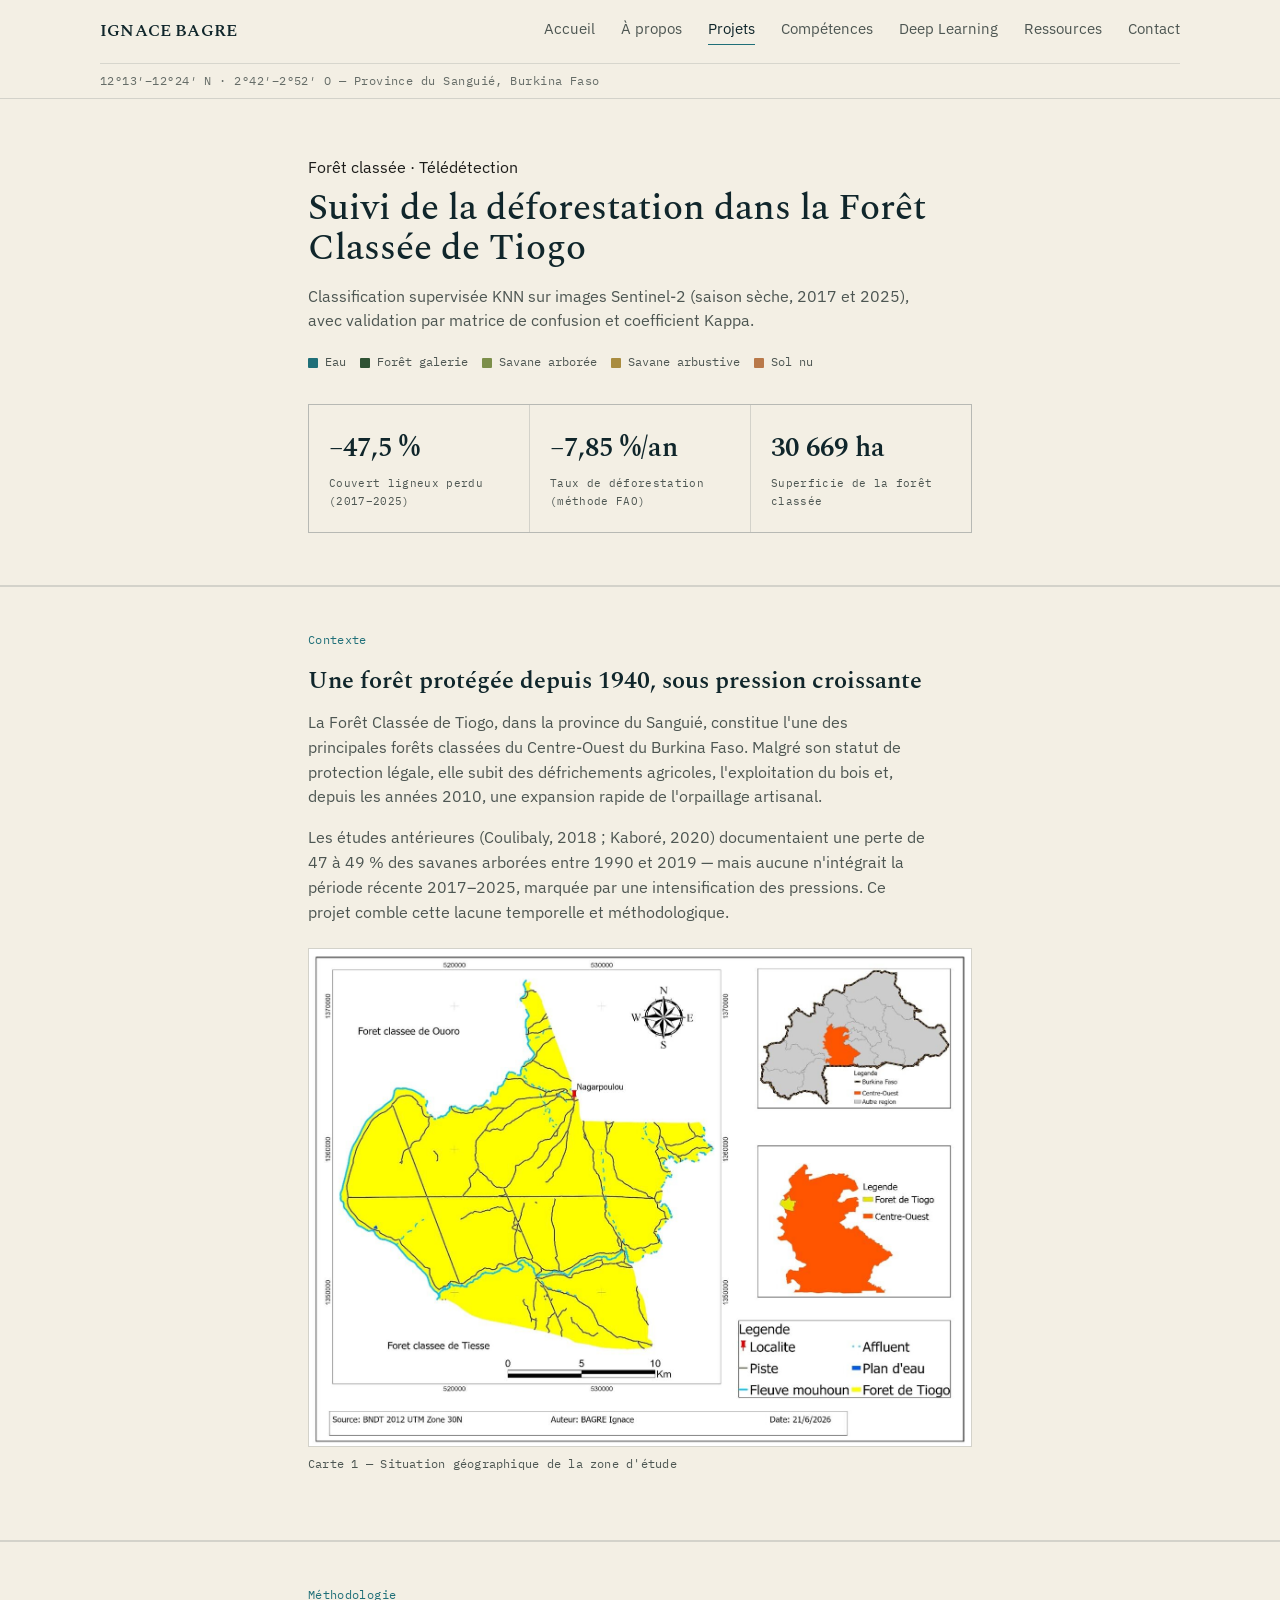
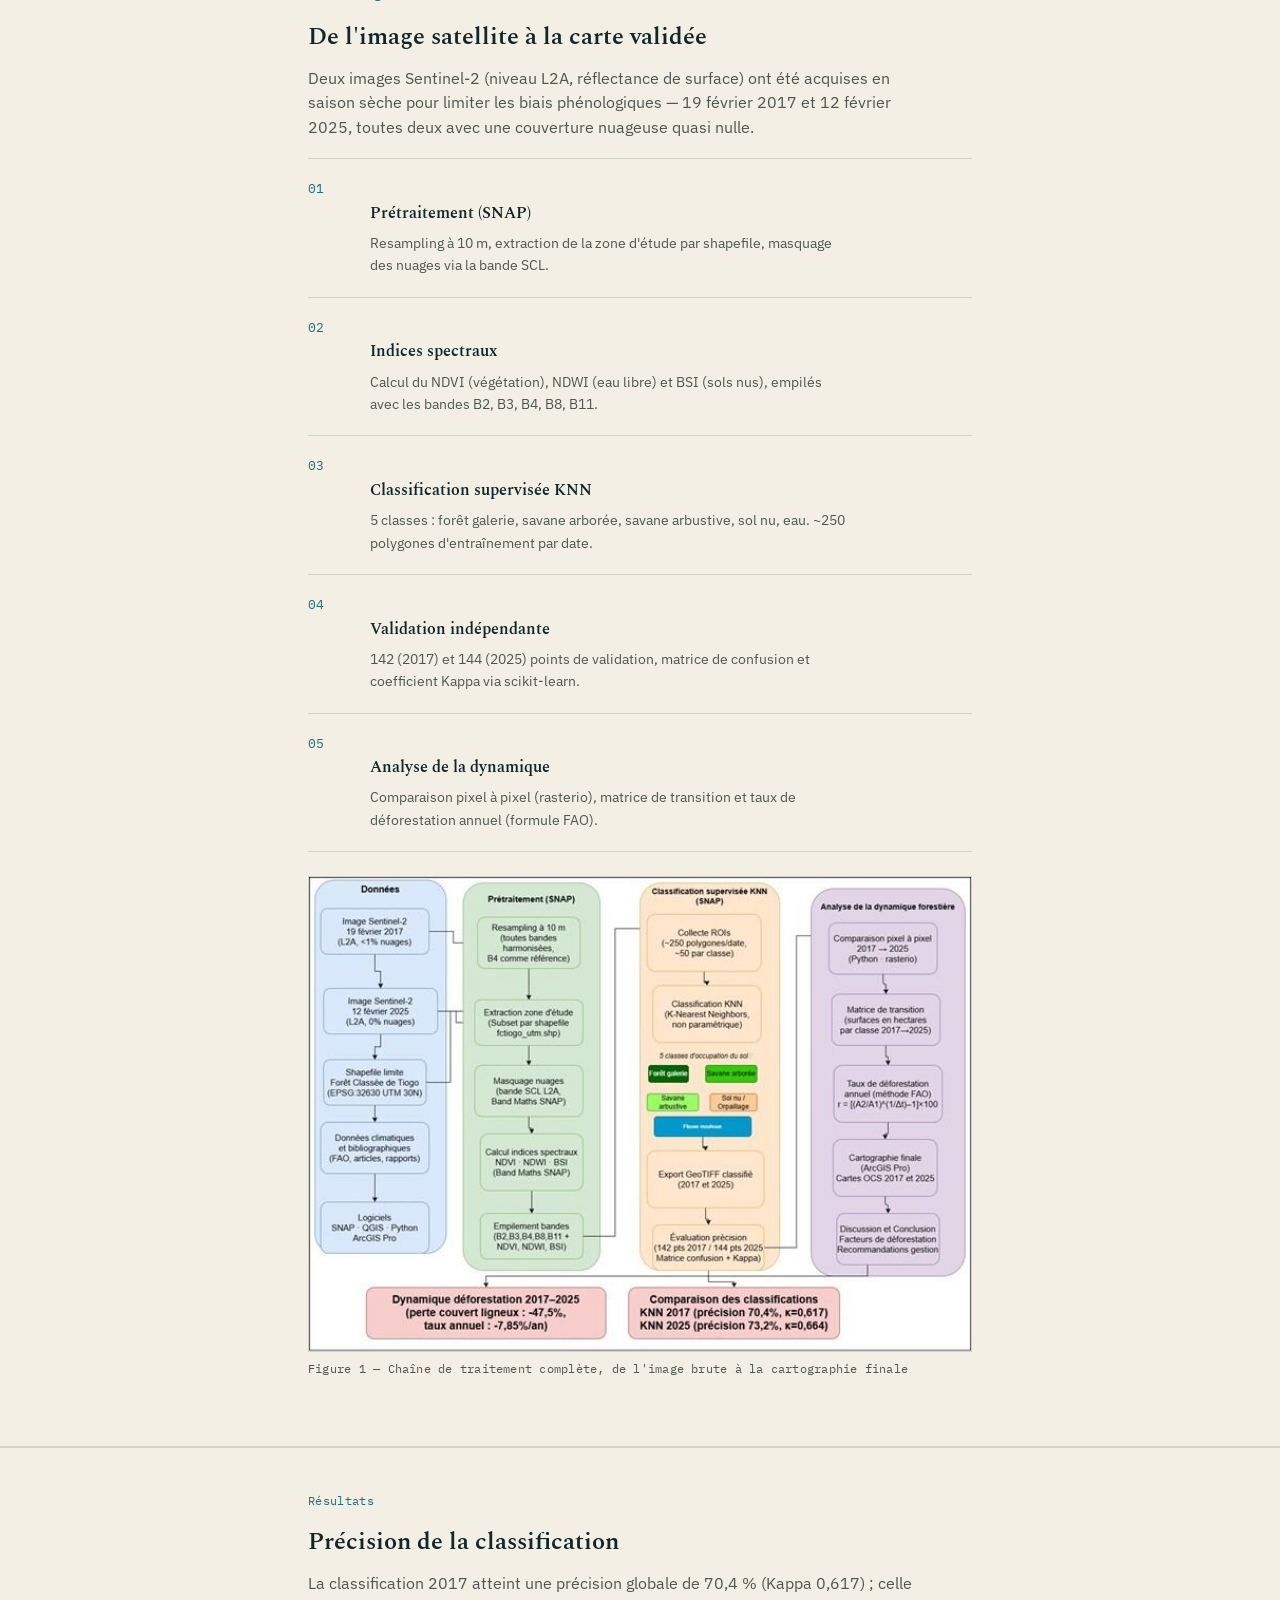
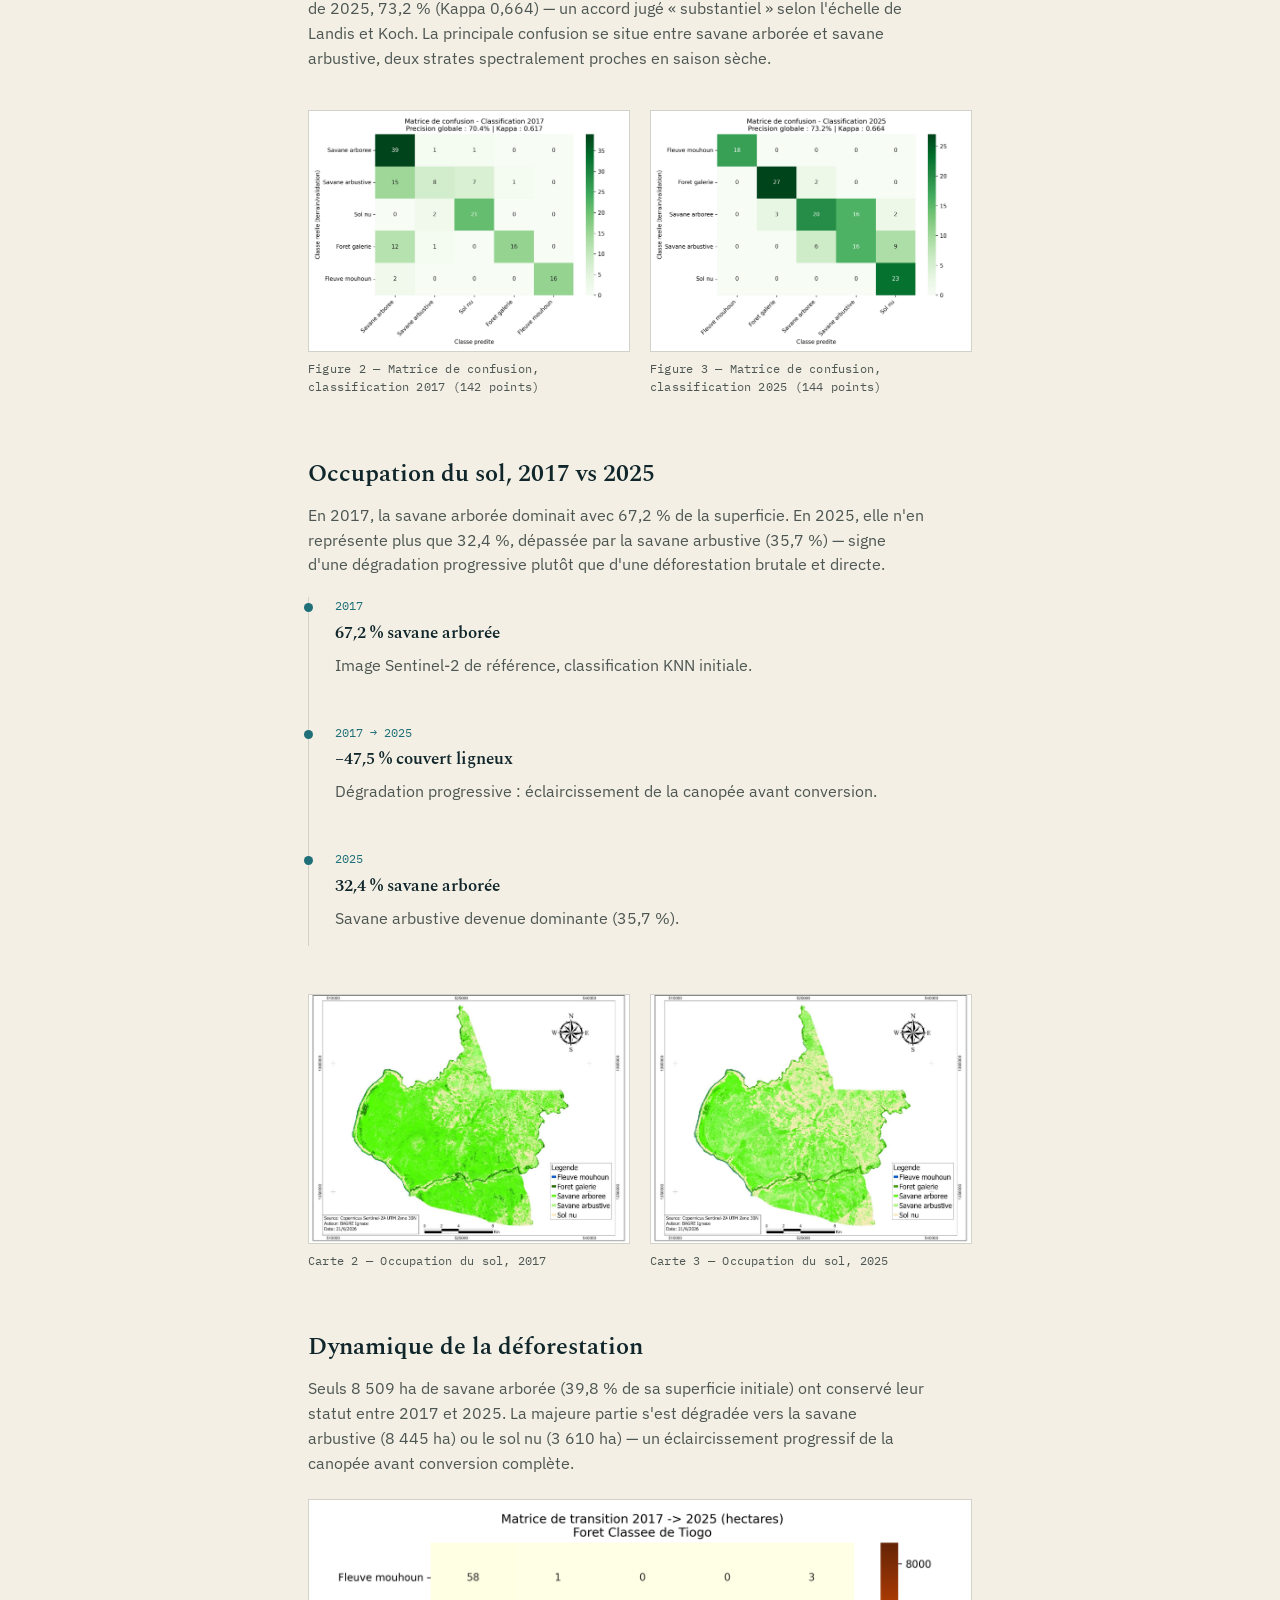
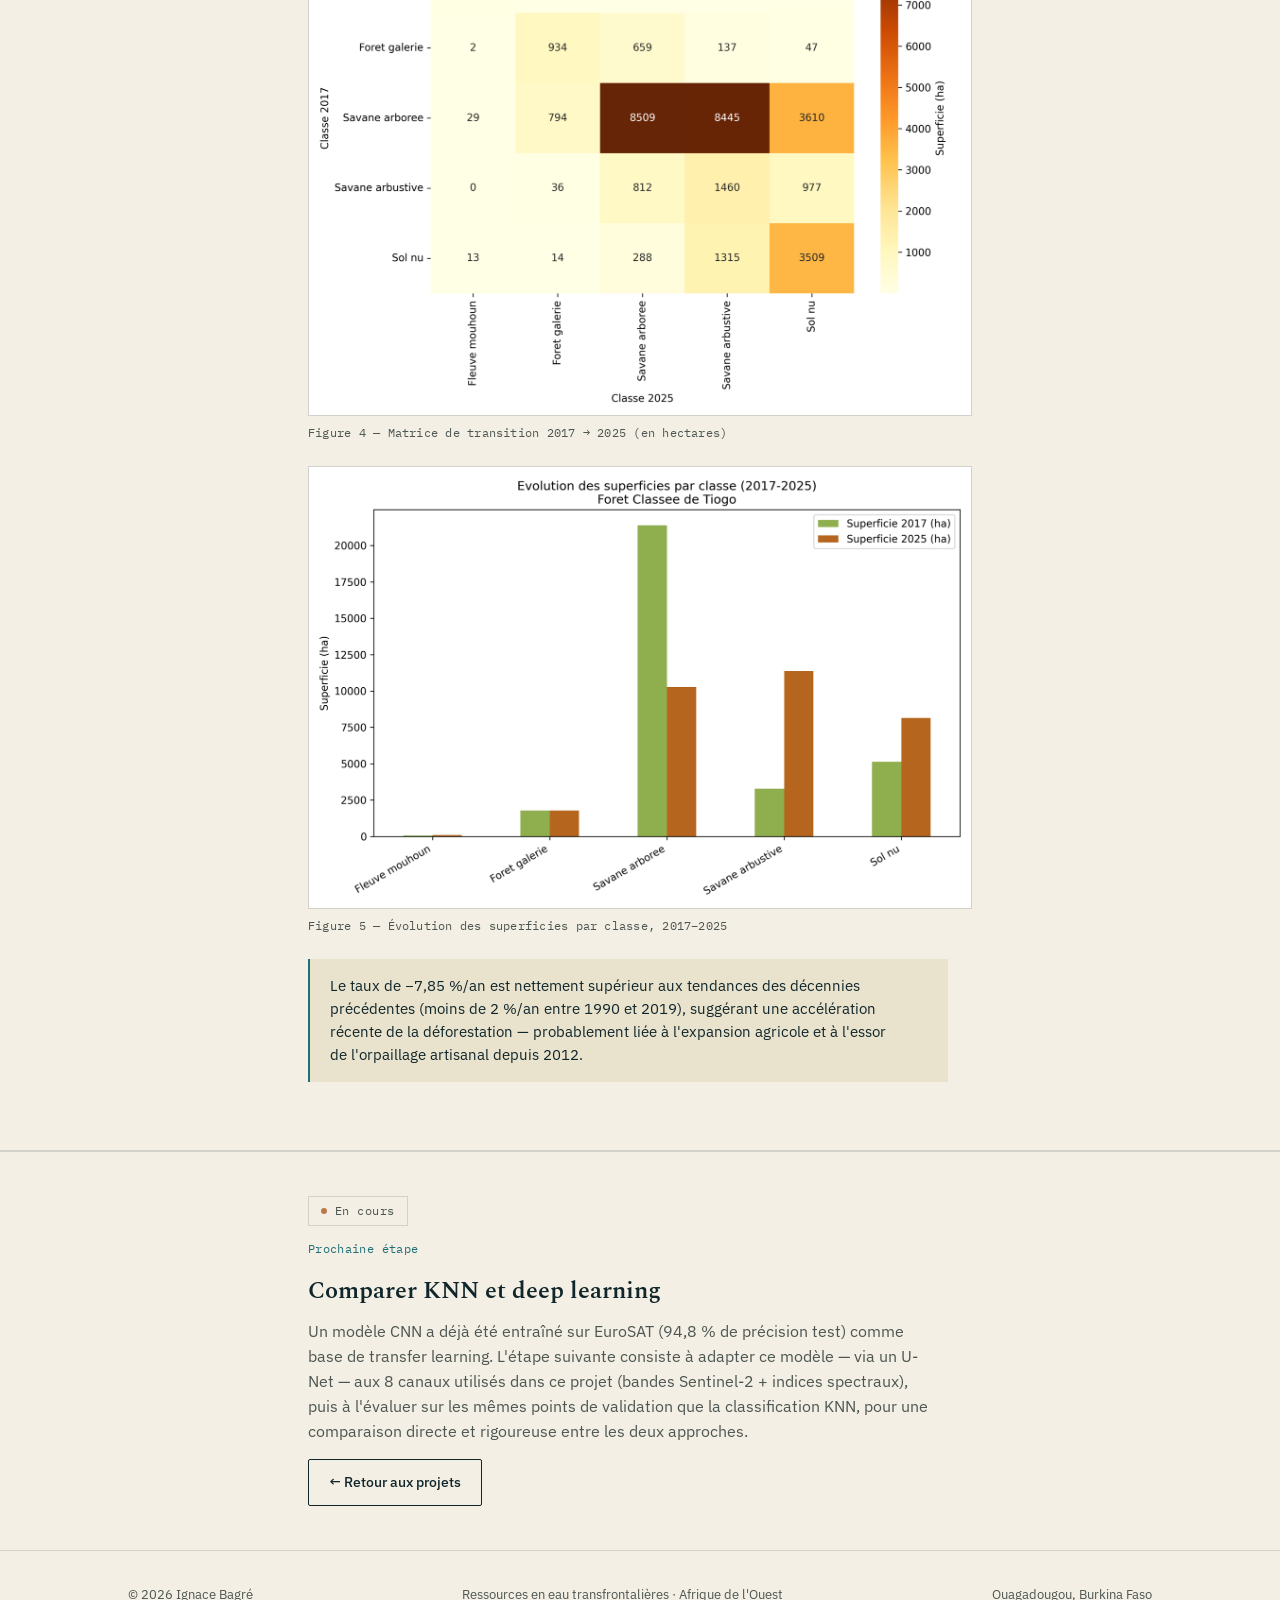
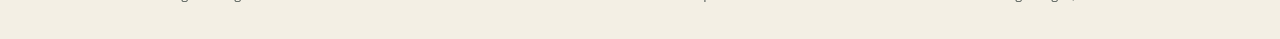
<file: tiogo.html>
<!DOCTYPE html>
<html lang="fr">
<head>
<meta charset="UTF-8">
<meta name="viewport" content="width=device-width, initial-scale=1.0">
<title>Tiogo — Suivi de la déforestation | Ignace BAGRE</title>
<meta name="description" content="Analyse de la déforestation dans la Forêt Classée de Tiogo (2017-2025) par classification KNN d'images Sentinel-2.">
<link rel="stylesheet" href="style.css">
</head>
<body>

<header class="site">
  <div class="wrap nav-row">
    <a class="logo" href="index.html">IGNACE <b>BAGRE</b></a>
    <nav class="primary">
      <a href="index.html">Accueil</a>
      <a href="apropos.html">À propos</a>
      <a href="projets.html" class="active">Projets</a>
      <a href="competences.html">Compétences</a>
      <a href="deep-learning.html">Deep Learning</a>
      <a href="ressources.html">Ressources</a>
      <a href="contact.html">Contact</a>
    </nav>
  </div>
  <div class="wrap coord">12°13′–12°24′ N · 2°42′–2°52′ O — Province du Sanguié, Burkina Faso</div>
</header>

<section class="hero" style="padding-top:56px;padding-bottom:20px;">
  <div class="wrap" style="max-width:720px;">
    <span class="tag" style="display:inline-block;margin-bottom:10px;">Forêt classée · Télédétection</span>
    <h1 style="font-size:2.3rem;">Suivi de la déforestation dans la Forêt Classée de Tiogo</h1>
    <p>Classification supervisée KNN sur images Sentinel-2 (saison sèche, 2017 et 2025), avec validation par matrice de confusion et coefficient Kappa.</p>

    <div class="legend" style="margin-top:20px;">
      <span class="chip eau"><i></i>Eau</span>
      <span class="chip foret"><i></i>Forêt galerie</span>
      <span class="chip savane-a"><i></i>Savane arborée</span>
      <span class="chip savane-b"><i></i>Savane arbustive</span>
      <span class="chip sol"><i></i>Sol nu</span>
    </div>

    <div class="stat-row">
      <div class="stat-box"><div class="num">−47,5 %</div><div class="label">Couvert ligneux perdu (2017–2025)</div></div>
      <div class="stat-box"><div class="num">−7,85 %/an</div><div class="label">Taux de déforestation (méthode FAO)</div></div>
      <div class="stat-box"><div class="num">30 669 ha</div><div class="label">Superficie de la forêt classée</div></div>
    </div>
  </div>
</section>

<section class="block bordered">
  <div class="wrap" style="max-width:720px;">
    <div class="eyebrow">Contexte</div>
    <h2>Une forêt protégée depuis 1940, sous pression croissante</h2>
    <p>La Forêt Classée de Tiogo, dans la province du Sanguié, constitue l'une des principales forêts classées du Centre-Ouest du Burkina Faso. Malgré son statut de protection légale, elle subit des défrichements agricoles, l'exploitation du bois et, depuis les années 2010, une expansion rapide de l'orpaillage artisanal.</p>
    <p>Les études antérieures (Coulibaly, 2018 ; Kaboré, 2020) documentaient une perte de 47 à 49 % des savanes arborées entre 1990 et 2019 — mais aucune n'intégrait la période récente 2017–2025, marquée par une intensification des pressions. Ce projet comble cette lacune temporelle et méthodologique.</p>

    <figure class="shot">
      <img src="zone_etude_tiogo.jpg" alt="Carte de situation géographique de la Forêt Classée de Tiogo">
      <figcaption>Carte 1 — Situation géographique de la zone d'étude</figcaption>
    </figure>
  </div>
</section>

<section class="block bordered">
  <div class="wrap" style="max-width:720px;">
    <div class="eyebrow">Méthodologie</div>
    <h2>De l'image satellite à la carte validée</h2>
    <p>Deux images Sentinel-2 (niveau L2A, réflectance de surface) ont été acquises en saison sèche pour limiter les biais phénologiques — 19 février 2017 et 12 février 2025, toutes deux avec une couverture nuageuse quasi nulle.</p>

    <div class="methodo-steps">
      <div class="step">
        <div class="idx">01</div>
        <div><h4>Prétraitement (SNAP)</h4><p>Resampling à 10 m, extraction de la zone d'étude par shapefile, masquage des nuages via la bande SCL.</p></div>
      </div>
      <div class="step">
        <div class="idx">02</div>
        <div><h4>Indices spectraux</h4><p>Calcul du NDVI (végétation), NDWI (eau libre) et BSI (sols nus), empilés avec les bandes B2, B3, B4, B8, B11.</p></div>
      </div>
      <div class="step">
        <div class="idx">03</div>
        <div><h4>Classification supervisée KNN</h4><p>5 classes : forêt galerie, savane arborée, savane arbustive, sol nu, eau. ~250 polygones d'entraînement par date.</p></div>
      </div>
      <div class="step">
        <div class="idx">04</div>
        <div><h4>Validation indépendante</h4><p>142 (2017) et 144 (2025) points de validation, matrice de confusion et coefficient Kappa via scikit-learn.</p></div>
      </div>
      <div class="step">
        <div class="idx">05</div>
        <div><h4>Analyse de la dynamique</h4><p>Comparaison pixel à pixel (rasterio), matrice de transition et taux de déforestation annuel (formule FAO).</p></div>
      </div>
    </div>

    <figure class="shot">
      <img src="methodologie.jpg" alt="Chaîne de traitement complète, de l'image satellite brute à la cartographie finale">
      <figcaption>Figure 1 — Chaîne de traitement complète, de l'image brute à la cartographie finale</figcaption>
    </figure>
  </div>
</section>

<section class="block bordered">
  <div class="wrap" style="max-width:720px;">
    <div class="eyebrow">Résultats</div>
    <h2>Précision de la classification</h2>
    <p>La classification 2017 atteint une précision globale de 70,4 % (Kappa 0,617) ; celle de 2025, 73,2 % (Kappa 0,664) — un accord jugé « substantiel » selon l'échelle de Landis et Koch. La principale confusion se situe entre savane arborée et savane arbustive, deux strates spectralement proches en saison sèche.</p>

    <div class="fig-grid">
      <figure class="shot">
        <img src="matrice_conf_2017.png" alt="Matrice de confusion de la classification 2017">
        <figcaption>Figure 2 — Matrice de confusion, classification 2017 (142 points)</figcaption>
      </figure>
      <figure class="shot">
        <img src="matrice_conf_2025.png" alt="Matrice de confusion de la classification 2025">
        <figcaption>Figure 3 — Matrice de confusion, classification 2025 (144 points)</figcaption>
      </figure>
    </div>

    <h2 style="margin-top:36px;">Occupation du sol, 2017 vs 2025</h2>
    <p>En 2017, la savane arborée dominait avec 67,2 % de la superficie. En 2025, elle n'en représente plus que 32,4 %, dépassée par la savane arbustive (35,7 %) — signe d'une dégradation progressive plutôt que d'une déforestation brutale et directe.</p>

    <div class="timeline" style="margin-top:20px;">
      <div class="item">
        <span class="year">2017</span>
        <h3 style="font-size:1.05rem;">67,2 % savane arborée</h3>
        <p>Image Sentinel-2 de référence, classification KNN initiale.</p>
      </div>
      <div class="item">
        <span class="year">2017 → 2025</span>
        <h3 style="font-size:1.05rem;">−47,5 % couvert ligneux</h3>
        <p>Dégradation progressive : éclaircissement de la canopée avant conversion.</p>
      </div>
      <div class="item">
        <span class="year">2025</span>
        <h3 style="font-size:1.05rem;">32,4 % savane arborée</h3>
        <p>Savane arbustive devenue dominante (35,7 %).</p>
      </div>
    </div>

    <div class="fig-grid" style="margin-top:24px;">
      <figure class="shot">
        <img src="ocs_2017.jpg" alt="Carte d'occupation du sol de la Forêt Classée de Tiogo en 2017">
        <figcaption>Carte 2 — Occupation du sol, 2017</figcaption>
      </figure>
      <figure class="shot">
        <img src="ocs_2025.jpg" alt="Carte d'occupation du sol de la Forêt Classée de Tiogo en 2025">
        <figcaption>Carte 3 — Occupation du sol, 2025</figcaption>
      </figure>
    </div>

    <h2 style="margin-top:36px;">Dynamique de la déforestation</h2>
    <p>Seuls 8 509 ha de savane arborée (39,8 % de sa superficie initiale) ont conservé leur statut entre 2017 et 2025. La majeure partie s'est dégradée vers la savane arbustive (8 445 ha) ou le sol nu (3 610 ha) — un éclaircissement progressif de la canopée avant conversion complète.</p>

    <figure class="shot">
      <img src="heatmap_transition.png" alt="Matrice de transition 2017 vers 2025, en hectares">
      <figcaption>Figure 4 — Matrice de transition 2017 → 2025 (en hectares)</figcaption>
    </figure>

    <figure class="shot">
      <img src="evolution_superficies.png" alt="Évolution des superficies par classe d'occupation du sol, Tiogo 2017-2025">
      <figcaption>Figure 5 — Évolution des superficies par classe, 2017–2025</figcaption>
    </figure>

    <div class="callout">
      <p>Le taux de −7,85 %/an est nettement supérieur aux tendances des décennies précédentes (moins de 2 %/an entre 1990 et 2019), suggérant une accélération récente de la déforestation — probablement liée à l'expansion agricole et à l'essor de l'orpaillage artisanal depuis 2012.</p>
    </div>
  </div>
</section>

<section class="block">
  <div class="wrap" style="max-width:720px;">
    <div class="status-tag"><span class="dot"></span>En cours</div>
    <div class="eyebrow">Prochaine étape</div>
    <h2>Comparer KNN et deep learning</h2>
    <p>Un modèle CNN a déjà été entraîné sur EuroSAT (94,8 % de précision test) comme base de transfer learning. L'étape suivante consiste à adapter ce modèle — via un U-Net — aux 8 canaux utilisés dans ce projet (bandes Sentinel-2 + indices spectraux), puis à l'évaluer sur les mêmes points de validation que la classification KNN, pour une comparaison directe et rigoureuse entre les deux approches.</p>
    <a class="btn ghost" href="projets.html">← Retour aux projets</a>
  </div>
</section>

<footer>
  <div class="wrap footer-row">
    <span>© 2026 Ignace Bagré</span>
    <span>Ressources en eau transfrontalières · Afrique de l'Ouest</span>
    <span>Ouagadougou, Burkina Faso</span>
  </div>
</footer>

</body>
</html>
</file>
<file: style.css>
@import url('https://fonts.googleapis.com/css2?family=Spectral:ital,wght@0,400;0,500;0,600;1,400&family=IBM+Plex+Sans:wght@400;500;600&family=IBM+Plex+Mono:wght@400;500&display=swap');

:root{
  --ink:#10262b;
  --paper:#f3efe4;
  --paper-dim:#e9e2cd;
  --water:#1f6f78;
  --forest:#2f5233;
  --savanna:#7c8f4a;
  --shrub:#a98c3f;
  --soil:#b9794a;
  --text:#1c1c1a;
  --text-soft:#4d5652;
  --line:rgba(16,38,43,.14);
  --radius:2px;
}

*{box-sizing:border-box;}
html{scroll-behavior:smooth;}
body{
  margin:0;
  background:var(--paper);
  color:var(--text);
  font-family:'IBM Plex Sans',sans-serif;
  font-size:16px;
  line-height:1.55;
}
h1,h2,h3{
  font-family:'Spectral',serif;
  font-weight:600;
  margin:0 0 .4em;
  color:var(--ink);
}
h1{font-size:clamp(2.2rem,5vw,3.4rem); line-height:1.08; font-weight:500;}
h2{font-size:1.7rem;}
h3{font-size:1.15rem;}
p{margin:0 0 1em; max-width:62ch; color:var(--text-soft);}
a{color:inherit;}
img{max-width:100%;display:block;}

.mono{font-family:'IBM Plex Mono',monospace; letter-spacing:.02em;}

/* ---------- layout shell ---------- */
.wrap{max-width:1080px; margin:0 auto; padding:0 28px;}

header.site{
  border-bottom:1px solid var(--line);
  background:var(--paper);
  position:sticky; top:0; z-index:20;
}
.nav-row{
  display:flex; align-items:center; justify-content:space-between;
  padding:18px 0;
}
.logo{
  font-family:'Spectral',serif; font-weight:600; font-size:1.05rem;
  text-decoration:none; color:var(--ink); letter-spacing:.01em;
}
.logo b{font-weight:600;}
nav.primary{display:flex; gap:26px; flex-wrap:wrap;}
nav.primary a{
  text-decoration:none; font-size:.92rem; color:var(--text-soft);
  padding-bottom:3px; border-bottom:1px solid transparent;
  transition:color .15s, border-color .15s;
}
nav.primary a:hover, nav.primary a.active{
  color:var(--ink); border-color:var(--water);
}

/* ---------- coordinate strip ---------- */
.coord{
  font-family:'IBM Plex Mono',monospace; font-size:.72rem;
  color:var(--text-soft); letter-spacing:.04em;
  border-top:1px solid var(--line);
  padding:8px 0; opacity:.85;
}

/* ---------- ticker ---------- */
.ticker{
  background:var(--ink); color:var(--paper);
  overflow:hidden; white-space:nowrap; padding:9px 0;
}
.ticker-track{display:inline-block; padding-left:100%; animation:scroll 26s linear infinite;}
.ticker-track span{margin-right:2.5em; font-size:.82rem; font-family:'IBM Plex Mono',monospace; letter-spacing:.03em;}
@keyframes scroll{ from{transform:translateX(0);} to{transform:translateX(-100%);} }
@media (prefers-reduced-motion: reduce){ .ticker-track{animation:none; padding-left:0;} }

/* ---------- hero ---------- */
.hero{padding:70px 0 50px; border-bottom:1px solid var(--line);}
.hero-grid{display:grid; grid-template-columns:1.3fr .9fr; gap:56px; align-items:center;}
.hero-photo{
  aspect-ratio:4/5; background:var(--paper-dim); border:1px solid var(--line);
  display:flex; align-items:center; justify-content:center;
  color:var(--text-soft); font-size:.85rem; text-align:center; padding:20px;
  overflow:hidden;
}
.hero-photo img{width:100%; height:100%; object-fit:cover;}
.eyebrow{
  font-family:'IBM Plex Mono',monospace; font-size:.74rem; color:var(--water);
  letter-spacing:.03em; margin-bottom:14px;
}
.cta-row{display:flex; gap:14px; flex-wrap:wrap; margin-top:28px;}
.btn{
  display:inline-flex; align-items:center; gap:8px;
  padding:11px 20px; border-radius:var(--radius); text-decoration:none;
  font-size:.9rem; font-weight:500; border:1px solid var(--ink);
}
.btn.solid{background:var(--ink); color:var(--paper);}
.btn.solid:hover{background:var(--water); border-color:var(--water);}
.btn.ghost{background:transparent; color:var(--ink);}
.btn.ghost:hover{border-color:var(--water); color:var(--water);}
.social-row{display:flex; gap:16px; margin-top:22px; font-size:.85rem;}
.social-row a{text-decoration:none; color:var(--text-soft); border-bottom:1px solid var(--line);}
.social-row a:hover{color:var(--water); border-color:var(--water);}

/* ---------- legend chips (land-cover palette used functionally) ---------- */
.legend{display:flex; gap:14px; flex-wrap:wrap; margin:18px 0 0;}
.chip{
  display:inline-flex; align-items:center; gap:7px;
  font-size:.76rem; font-family:'IBM Plex Mono',monospace; color:var(--text-soft);
}
.chip i{width:10px; height:10px; display:inline-block; border-radius:1px;}
.chip.eau i{background:var(--water);}
.chip.foret i{background:var(--forest);}
.chip.savane-a i{background:var(--savanna);}
.chip.savane-b i{background:var(--shrub);}
.chip.sol i{background:var(--soil);}

/* ---------- tool strip ---------- */
.tools{padding:26px 0; border-bottom:1px solid var(--line); display:flex; gap:26px; flex-wrap:wrap;}
.tools span{
  font-family:'IBM Plex Mono',monospace; font-size:.78rem; color:var(--text-soft);
  padding:5px 0; border-bottom:1px dashed var(--line);
}

/* ---------- sections ---------- */
section{padding:56px 0;}
section.bordered{border-bottom:1px solid var(--line);}
.section-head{display:flex; justify-content:space-between; align-items:baseline; gap:20px; margin-bottom:32px; flex-wrap:wrap;}
.section-head a.view-all{font-size:.86rem; text-decoration:none; color:var(--water); border-bottom:1px solid var(--water);}

/* ---------- project cards ---------- */
.projects-grid{display:grid; grid-template-columns:repeat(3,1fr); gap:24px;}
.card{
  border:1px solid var(--line); padding:22px; background:var(--paper);
  display:flex; flex-direction:column; gap:10px; text-decoration:none; color:var(--text);
  transition:border-color .15s, transform .15s;
}
.card:hover{border-color:var(--water);}
.card .tag{font-family:'IBM Plex Mono',monospace; font-size:.72rem; color:var(--water);}
.card .stat{font-family:'Spectral',serif; font-size:1.5rem; color:var(--ink); font-weight:600;}
.card .place{font-size:.8rem; color:var(--text-soft); margin-top:auto; border-top:1px solid var(--line); padding-top:10px;}
.card.soon{opacity:.6;}
.card .status{font-size:.72rem; font-family:'IBM Plex Mono',monospace; color:var(--soil);}

/* ---------- timeline ---------- */
.timeline{border-left:1px solid var(--line); padding-left:26px; display:flex; flex-direction:column; gap:30px;}
.timeline .item{position:relative;}
.timeline .item::before{
  content:''; position:absolute; left:-31px; top:6px; width:9px; height:9px;
  background:var(--water); border-radius:50%;
}
.timeline .year{font-family:'IBM Plex Mono',monospace; font-size:.76rem; color:var(--water); margin-bottom:4px; display:block;}

/* ---------- skills grid ---------- */
.skills-grid{display:grid; grid-template-columns:repeat(3,1fr); gap:18px;}
.skill{border:1px solid var(--line); padding:16px 18px;}
.skill h3{font-size:.95rem; margin-bottom:4px;}
.skill p{font-size:.85rem; margin:0;}

/* ---------- certs ---------- */
.certs{display:flex; flex-direction:column;}
.certs .cert{
  display:flex; justify-content:space-between; gap:20px; padding:16px 0;
  border-bottom:1px solid var(--line); align-items:baseline;
}
.certs .cert .date{font-family:'IBM Plex Mono',monospace; font-size:.78rem; color:var(--text-soft); white-space:nowrap;}

/* ---------- resource list ---------- */
.res-list{display:flex; flex-direction:column;}
.res-item{
  display:grid; grid-template-columns:150px 1fr auto; gap:24px; align-items:center;
  padding:20px 0; border-top:1px solid var(--line); text-decoration:none; color:var(--text);
  transition:background .15s;
}
.res-list .res-item:last-child{border-bottom:1px solid var(--line);}
.res-item.is-live:hover{background:var(--paper-dim);}
.res-item .kind{font-family:'IBM Plex Mono',monospace; font-size:.72rem; color:var(--water); letter-spacing:.02em;}
.res-item .kind .dot{display:inline-block; width:6px; height:6px; border-radius:50%; background:var(--water); margin-right:6px;}
.res-item h4{font-family:'Spectral',serif; font-size:1.05rem; font-weight:600; margin-bottom:4px;}
.res-item .sub{font-size:.85rem; color:var(--text-soft); margin:0;}
.res-link-arrow{
  font-family:'IBM Plex Mono',monospace; font-size:1.1rem; color:var(--water);
  transition:transform .15s ease; white-space:nowrap;
}
.res-item.is-live:hover .res-link-arrow{transform:translateX(4px);}
.badge-soon{
  font-family:'IBM Plex Mono',monospace; font-size:.68rem; color:var(--text-soft);
  border:1px solid var(--line); padding:4px 10px; white-space:nowrap; border-radius:var(--radius);
}
.badge-soon .eta{opacity:.75;}

/* ---------- footer ---------- */
footer{border-top:1px solid var(--line); padding:34px 0; font-size:.8rem; color:var(--text-soft);}
.footer-row{display:flex; justify-content:space-between; flex-wrap:wrap; gap:10px;}

/* ---------- contact ---------- */
.contact-grid{display:grid; grid-template-columns:1fr 1fr; gap:56px;}
.field{display:flex; flex-direction:column; gap:6px; margin-bottom:18px;}
.field label{font-family:'IBM Plex Mono',monospace; font-size:.75rem; color:var(--text-soft);}
.field input, .field textarea{
  border:1px solid var(--line); background:transparent; padding:10px 12px;
  font-family:'IBM Plex Sans',sans-serif; font-size:.95rem; color:var(--text); border-radius:var(--radius);
}
.field textarea{resize:vertical; min-height:110px;}
.contact-list{list-style:none; margin:0; padding:0; display:flex; flex-direction:column; gap:16px;}
.contact-list li{border-bottom:1px solid var(--line); padding-bottom:14px;}
.contact-list .label{font-family:'IBM Plex Mono',monospace; font-size:.72rem; color:var(--water); display:block; margin-bottom:4px;}

/* ---------- project detail: hero stat row ---------- */
.stat-row{display:grid; grid-template-columns:repeat(3,1fr); gap:1px; background:var(--line); border:1px solid var(--line); margin:32px 0;}
.stat-box{background:var(--paper); padding:22px 20px;}
.stat-box .num{font-family:'Spectral',serif; font-weight:600; font-size:1.7rem; color:var(--ink);}
.stat-box .label{font-family:'IBM Plex Mono',monospace; font-size:.7rem; color:var(--text-soft); letter-spacing:.03em; margin-top:6px;}

/* ---------- project detail: status tag ---------- */
.status-tag{
  display:inline-flex; align-items:center; gap:8px;
  font-family:'IBM Plex Mono',monospace; font-size:.72rem; letter-spacing:.04em;
  color:var(--text-soft); border:1px solid var(--line); padding:5px 12px; margin-bottom:14px;
}
.status-tag .dot{width:6px; height:6px; border-radius:50%; background:var(--soil);}

/* ---------- project detail: methodology steps ---------- */
.methodo-steps{display:flex; flex-direction:column; margin-top:18px;}
.step{display:grid; grid-template-columns:44px 1fr; gap:18px; padding:20px 0; border-top:1px solid var(--line);}
.methodo-steps .step:last-child{border-bottom:1px solid var(--line);}
.step .idx{font-family:'IBM Plex Mono',monospace; font-size:.8rem; color:var(--water);}
.step h4{font-family:'Spectral',serif; font-size:1.02rem; font-weight:600; margin-bottom:6px; color:var(--ink);}
.step p{color:var(--text-soft); font-size:.9rem; margin:0; max-width:60ch;}

/* ---------- project detail: callout ---------- */
.callout{border-left:2px solid var(--water); padding:16px 20px; margin:24px 0; max-width:64ch; background:var(--paper-dim);}
.callout p{color:var(--ink); margin:0; font-size:.92rem;}

/* ---------- project detail: figure placeholders ---------- */
figure.shot{margin:24px 0;}
.fig-grid{display:grid; grid-template-columns:1fr 1fr; gap:20px;}
.fig-grid.three{grid-template-columns:1fr 1fr 1fr;}
.shot-placeholder{
  aspect-ratio:4/3; background:var(--paper-dim); border:1px solid var(--line);
  display:flex; align-items:center; justify-content:center; text-align:center;
  color:var(--text-soft); font-family:'IBM Plex Mono',monospace; font-size:.72rem; padding:16px;
}
figure.shot img{width:100%; display:block; border:1px solid var(--line);}
figure.shot figcaption{font-family:'IBM Plex Mono',monospace; font-size:.72rem; color:var(--text-soft); margin-top:8px; letter-spacing:.02em;}

/* ---------- project detail: mini table ---------- */
.mini-table{width:100%; border-collapse:collapse; margin-top:18px; font-size:.87rem;}
.mini-table th, .mini-table td{padding:9px 10px; border-top:1px solid var(--line); text-align:left;}
.mini-table th{font-family:'IBM Plex Mono',monospace; font-size:.66rem; letter-spacing:.04em; color:var(--text-soft); text-transform:uppercase; font-weight:500;}
.mini-table td{color:var(--text-soft);}
.mini-table td.num{color:var(--ink); font-family:'IBM Plex Mono',monospace;}
.mini-table tr:last-child td{border-bottom:1px solid var(--line);}

/* ---------- project detail: page block ---------- */
.block{padding:44px 0; border-top:1px solid var(--line);}
.block h2{font-size:1.5rem;}

@media (max-width:820px){
  .hero-grid{grid-template-columns:1fr;}
  .hero-photo{order:-1; max-width:220px;}
  .projects-grid{grid-template-columns:1fr;}
  .skills-grid{grid-template-columns:1fr 1fr;}
  .contact-grid{grid-template-columns:1fr;}
  nav.primary{gap:16px;}
  .stat-row{grid-template-columns:1fr;}
  .fig-grid, .fig-grid.three{grid-template-columns:1fr;}
  .step{grid-template-columns:1fr; gap:6px;}
  .res-item{grid-template-columns:1fr; gap:6px;}
}
</file>
